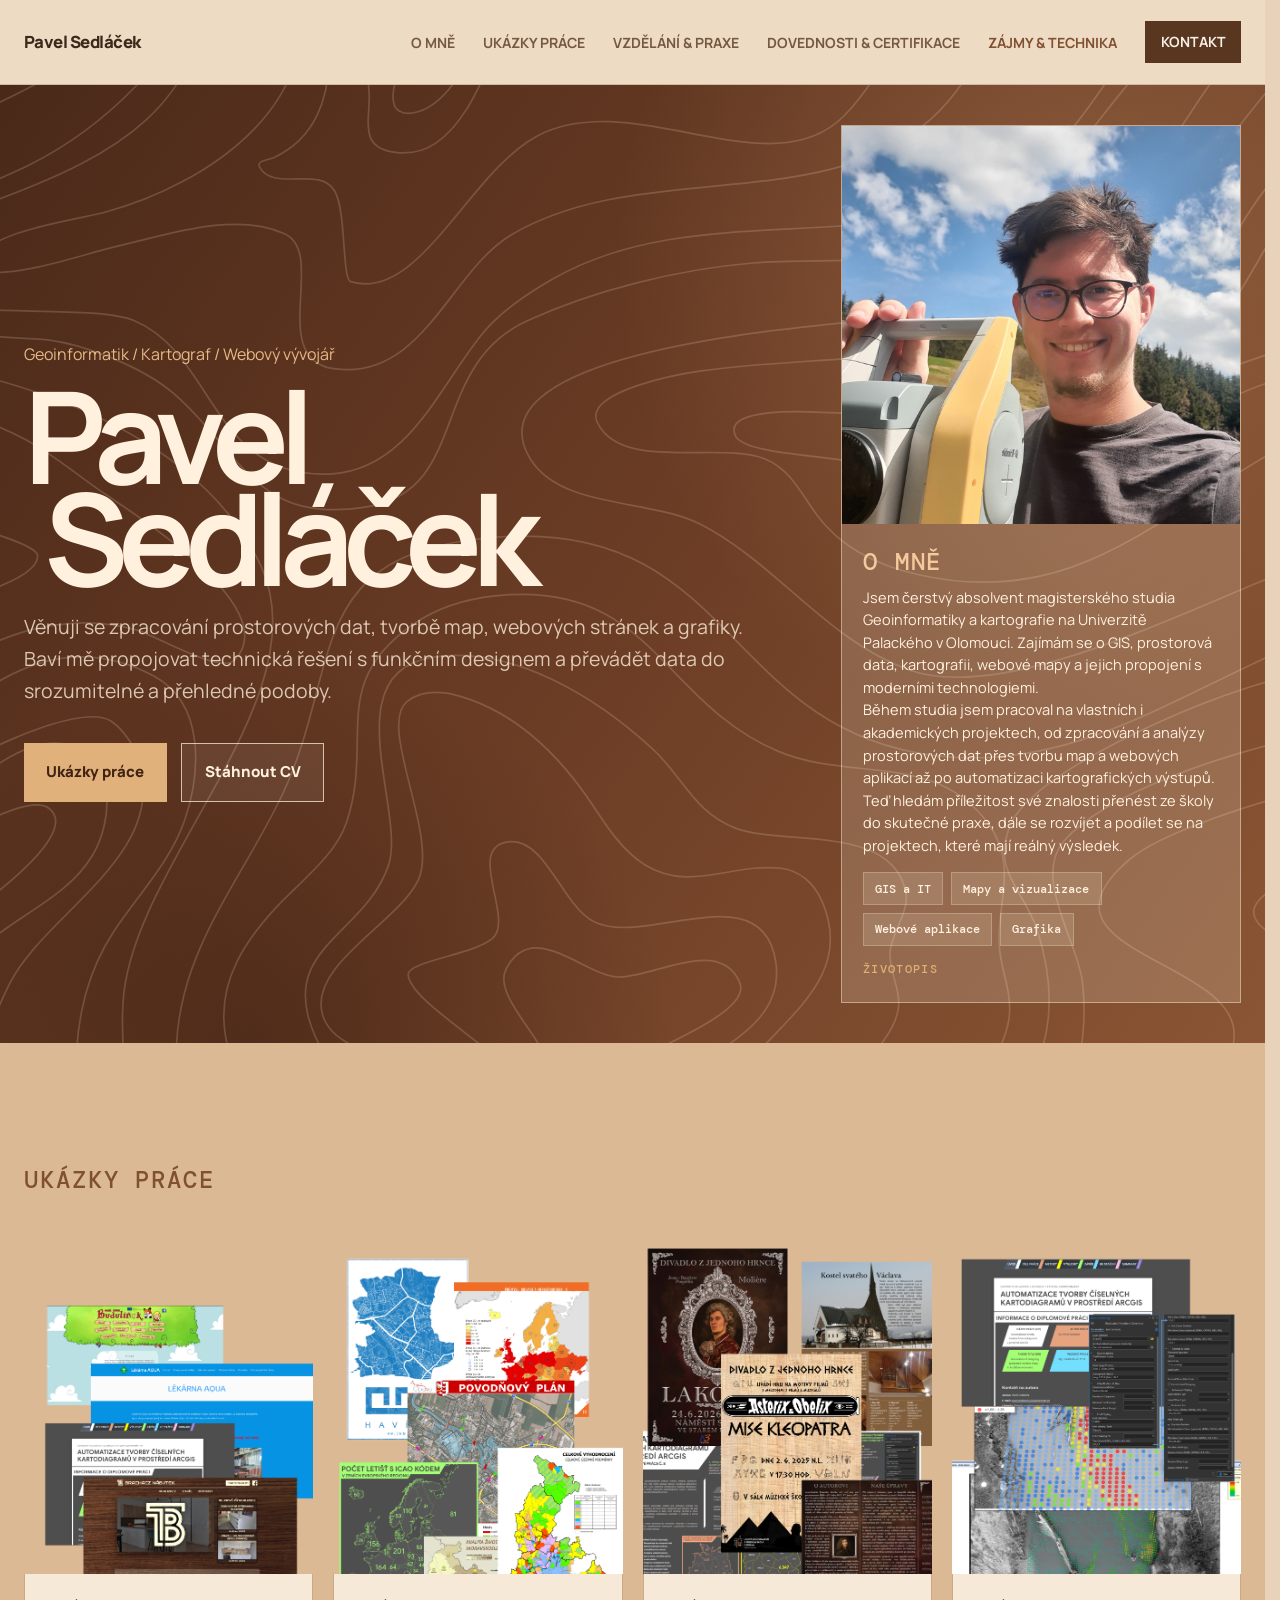
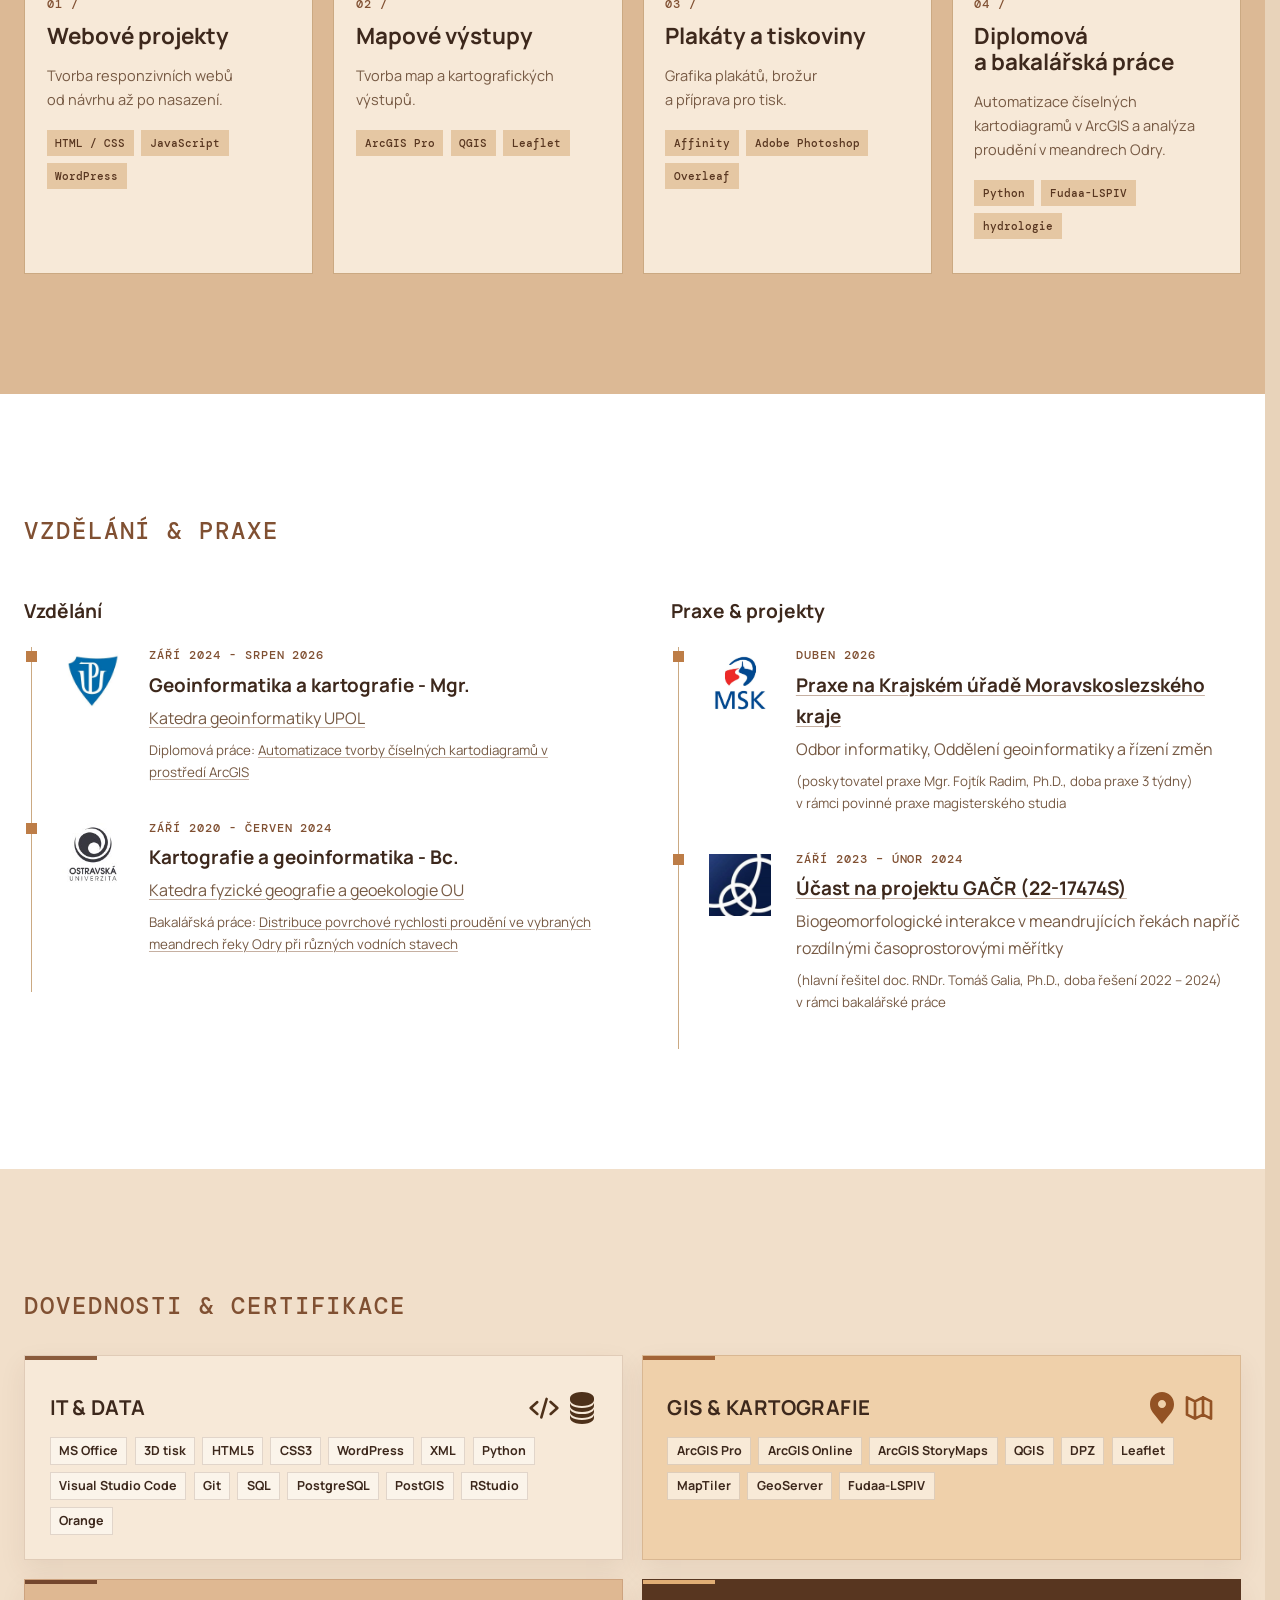
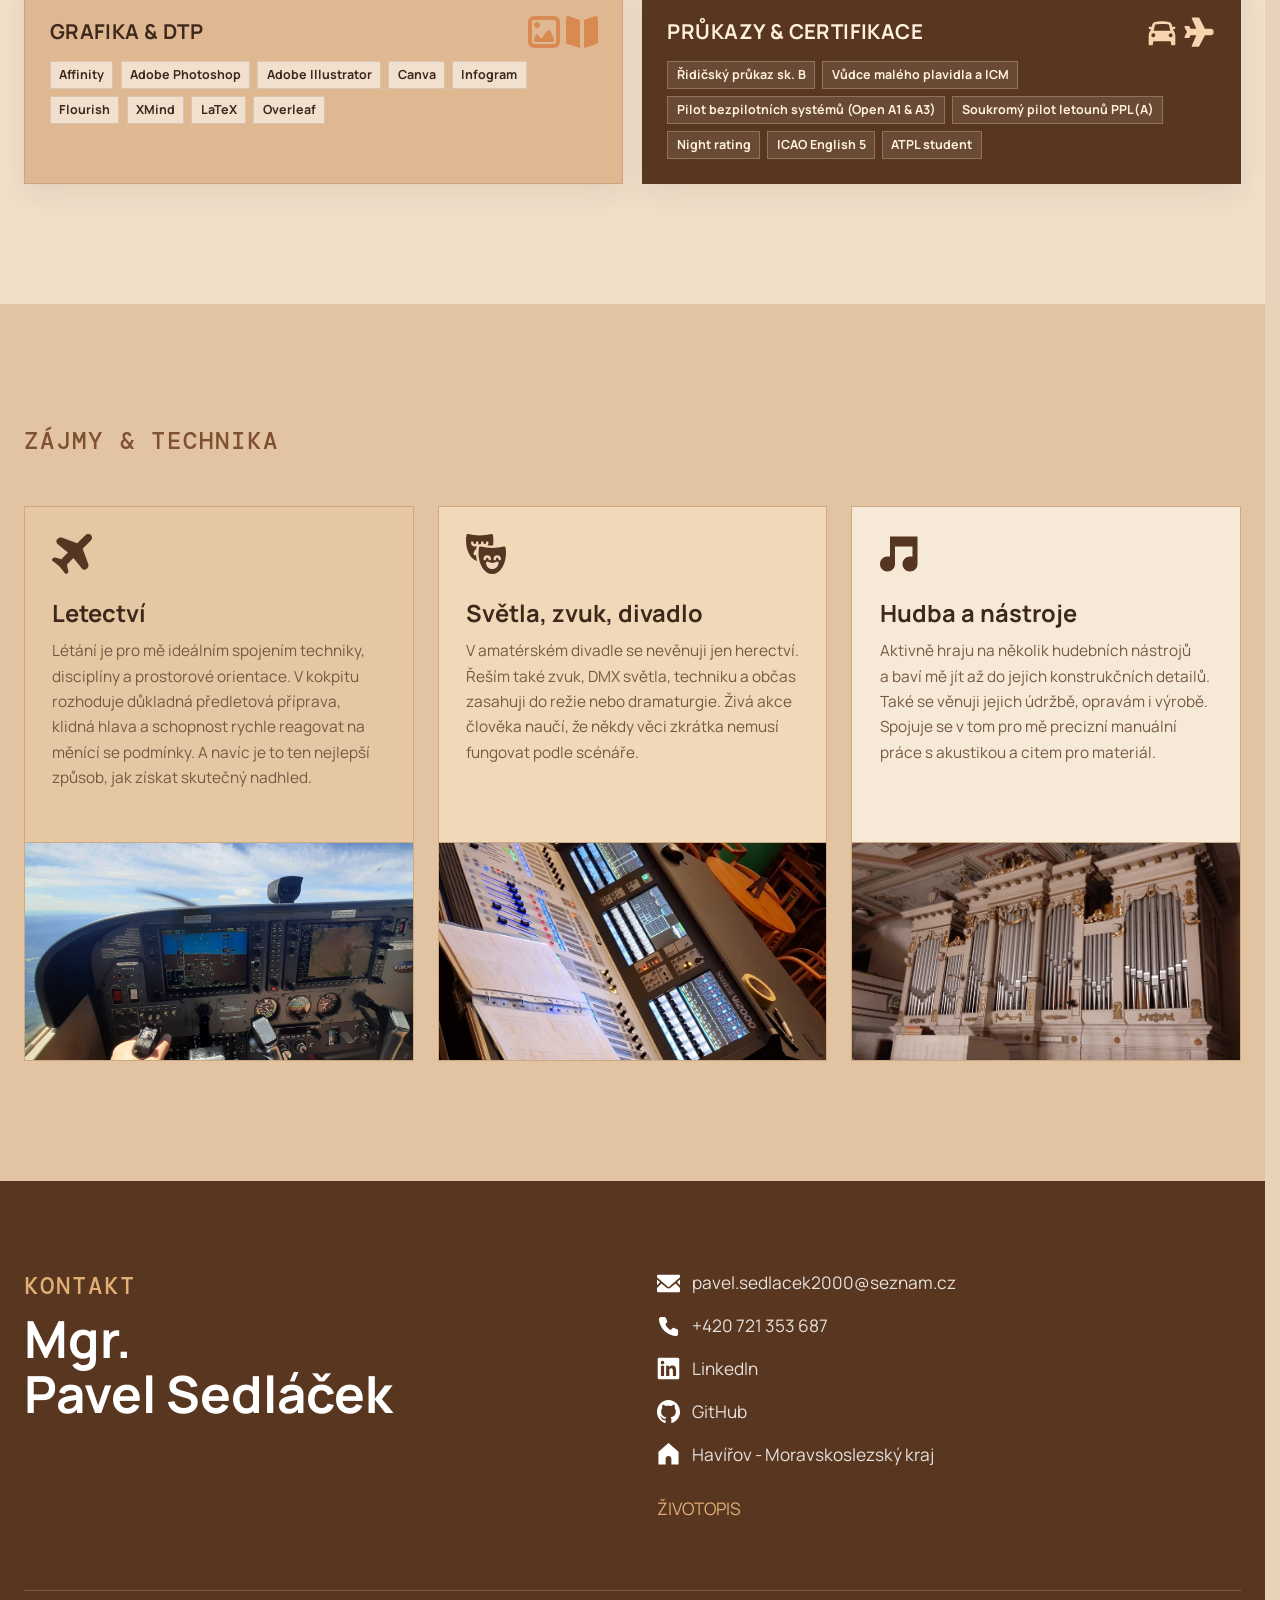
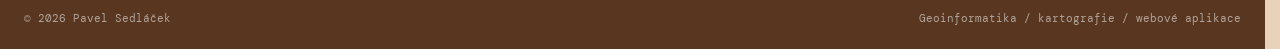
<file: index.html>
<!DOCTYPE html>
<html lang="cs">
  <head>
    <meta charset="UTF-8" />
    <meta name="viewport" content="width=device-width, initial-scale=1.0" />
    <meta name="description" content="Pavel Sedláček: geoinformatik, kartograf a vývojář prostorových řešení." />
    <title>Pavel Sedláček | Geoinformatik &amp; kartograf</title>
    <link rel="preconnect" href="https://fonts.googleapis.com" />
    <link rel="preconnect" href="https://fonts.gstatic.com" crossorigin />
    <link href="https://fonts.googleapis.com/css2?family=DM+Mono:wght@400;500&family=Manrope:wght@400;500;600;700;800&display=swap" rel="stylesheet" />
    <link rel="stylesheet" href="styles.css" />
  </head>
  <body>
    <header class="site-header">
      <div class="container nav-wrap">
        <a href="#top" class="brand" aria-label="Pavel Sedláček - domů">Pavel Sedláček</a>
        <button class="nav-toggle" type="button" aria-label="Otevřít navigaci" aria-expanded="false">
          <span></span><span></span><span></span>
        </button>
        <nav class="main-nav" aria-label="Hlavní navigace">
          <ul>
            <li><a href="#top">O MNĚ</a></li>
            <li><a href="#projects">UKÁZKY PRÁCE</a></li>
            <li><a href="#experience">VZDĚLÁNÍ & PRAXE</a></li>            
            <li><a href="#skills">DOVEDNOSTI & CERTIFIKACE</a></li>
            <li><a href="#interests">ZÁJMY & TECHNIKA</a></li>
          </ul>
          <a class="nav-contact" href="#contact">KONTAKT</a>
        </nav>
      </div>
    </header>

    <main id="top">
      <section class="hero">
        <svg class="hero-contour" viewBox="0 0 3840 2160" aria-hidden="true" preserveAspectRatio="xMidYMid slice">
<path fill="none" stroke-width="30" stroke-linecap="round" stroke-linejoin="round" stroke="rgb(74.21875%, 74.21875%, 74.21875%)" stroke-opacity="1" stroke-miterlimit="10" d="M -377.929688 17302.304688 C 113.75 16773.515625 405.546875 16075 1054.0625 15708.90625 C 2106.992188 15114.296875 3535.703125 15298.90625 4698.476562 15240.390625 C 7388.085938 15104.804688 11394.609375 14144.804688 12653.398438 11438.789062 C 13731.601562 9120.976562 10371.40625 6173.125 10225.898438 3752.460938 C 10170 2823.554688 10327.382812 2029.609375 10447.8125 1123.242188 C 10494.21875 774.453125 10500 319.609375 10621.289062 -14.335938 C 10757.382812 -389.296875 11283.28125 -545.078125 11633.28125 -573.085938 C 11759.492188 -583.164062 11888.90625 -579.375 12015.507812 -581.171875 C 12074.21875 -582.03125 12203.398438 -640.703125 12191.601562 -583.164062 C 11959.492188 555.898438 11193.398438 1499.140625 11164.609375 2704.023438 C 11120.507812 4549.492188 12266.484375 5807.890625 13017.1875 7369.296875 C 14116.992188 9657.03125 13326.601562 11662.5 16778.984375 11937.617188 C 20977.109375 12272.109375 20795.898438 8580.3125 24485 8096.367188 C 26781.484375 7795.117188 28537.304688 8991.09375 30546.71875 9898.945312 C 31370.195312 10271.09375 32278.085938 10505.78125 33168.515625 10642.890625 C 34254.414062 10810.117188 35354.296875 10870.3125 36452.1875 10857.382812 C 36994.492188 10851.015625 38071.289062 10551.992188 38526.71875 10596.484375 C 38830.898438 10626.289062 39137.1875 11308.203125 39154.414062 11572.5 C 39155.78125 11593.515625 39022.695312 11619.101562 39000.390625 11621.601562 C 38550.898438 11672.109375 38091.40625 11608.085938 37641.796875 11584.804688 C 37606.914062 11583.007812 37571.992188 11581.210938 37536.992188 11580 C 36856.796875 11557.890625 36174.6875 11728.59375 35502.890625 11817.617188 C 34286.914062 11978.789062 32933.710938 12061.914062 31744.21875 11713.007812 C 29840.78125 11154.6875 26016.09375 8910.429688 24080.117188 9598.828125 C 22631.289062 10113.90625 21740.117188 11482.1875 20402.890625 12167.382812 C 19514.882812 12622.304688 17947.304688 12434.296875 17403.203125 13317.382812 C 16211.914062 15250.898438 22548.203125 15647.890625 23013.789062 15730.117188 C 25552.890625 16178.398438 26597.617188 16370.507812 28297.5 18387.304688 C 28891.40625 19091.992188 29295.703125 19925.585938 29917.695312 20619.609375 C 30433.515625 21195.117188 31121.210938 21511.484375 31805 21841.289062 C 32122.5 21994.492188 32448.085938 22118.085938 32772.304688 22254.882812 C 32788.398438 22261.71875 32914.609375 22318.710938 32908.28125 22333.90625 C 32862.890625 22445 32406.71875 22497.8125 32348.085938 22507.382812 C 30400.585938 22823.984375 29622.695312 21730.78125 28382.1875 20434.882812 C 27415.390625 19425.117188 26663.085938 17996.992188 25397.8125 17310.898438 C 24166.015625 16642.890625 22661.015625 16881.796875 21326.992188 16771.40625 C 20031.914062 16664.21875 18528.398438 16296.992188 17339.882812 15747.695312 C 15607.890625 14947.109375 16338.007812 12797.1875 14563.28125 12481.796875 C 12568.203125 12127.1875 12329.296875 13411.71875 11131.09375 14458.710938 C 10799.101562 14748.90625 10395 14949.296875 9988.359375 15111.992188 C 9647.382812 15248.398438 9294.609375 15363.789062 8928.671875 15411.484375 C 8301.757812 15493.203125 5907.929688 15405 5930.351562 16289.101562 C 5963.632812 17599.414062 7615.898438 18020.585938 8554.648438 18488.515625 C 9260.078125 18840 9902.148438 19318.203125 10448.710938 19885.703125 C 11092.109375 20553.90625 11889.609375 21673.007812 11499.21875 22651.09375 C 11494.882812 22661.71875 11439.414062 22871.992188 11367.1875 22874.492188 C 9879.6875 22926.09375 10960.117188 21681.289062 9849.335938 20692.1875 C 9008.28125 19943.28125 7857.890625 19594.21875 6915.117188 18987.382812 C 6479.609375 18707.109375 5943.75 18361.09375 5658.007812 17912.890625 C 5434.6875 17562.617188 5404.296875 17176.015625 5032.890625 16926.40625 C 4038.007812 16257.695312 946.914062 16604.609375 125.195312 17460.117188 C -100.195312 17694.804688 -222.578125 17973.90625 -335.351562 18274.414062 " transform="matrix(0.1, 0, 0, -0.1, 0, 2160)" class="svg-elem-1"></path>
<path fill="none" stroke-width="30" stroke-linecap="round" stroke-linejoin="round" stroke="rgb(74.21875%, 74.21875%, 74.21875%)" stroke-opacity="1" stroke-miterlimit="10" d="M 9424.765625 22063.59375 C 9646.992188 20267.695312 7418.046875 19962.890625 6197.03125 19340.585938 C 5795.703125 19136.015625 5178.554688 18830.585938 4931.757812 18430.78125 C 4736.367188 18114.414062 4703.90625 17500.585938 4345.820312 17303.007812 C 3432.773438 16798.984375 267.65625 16933.984375 -263.515625 18029.414062 C -822.34375 19181.914062 1467.929688 17854.414062 1538.632812 17833.085938 C 1891.210938 17727.1875 2324.882812 17667.617188 2680.234375 17761.40625 C 3375.15625 17944.804688 3533.867188 19013.984375 3927.578125 19482.304688 C 4956.601562 20706.09375 6914.492188 20532.304688 7501.71875 22226.796875 " transform="matrix(0.1, 0, 0, -0.1, 0, 2160)" class="svg-elem-2"></path>
<path fill="none" stroke-width="30" stroke-linecap="round" stroke-linejoin="round" stroke="rgb(74.21875%, 74.21875%, 74.21875%)" stroke-opacity="1" stroke-miterlimit="10" d="M 7044.101562 22553.789062 C 6758.125 22074.101562 6523.867188 21597.1875 6073.398438 21245 C 5292.265625 20634.21875 4107.265625 20779.882812 3350.742188 20079.414062 C 2893.710938 19656.289062 2875.585938 18816.992188 2210.976562 18594.609375 C 2130.664062 18567.695312 88.515625 18850.703125 -72.5 19044.414062 C -176.328125 19169.414062 -187.03125 19276.015625 -188.085938 19438.203125 C -195.46875 20554.6875 1348.515625 19598.59375 1900.859375 19559.609375 C 1972.5 19554.492188 2050.703125 19534.296875 2116.289062 19563.59375 C 2631.875 19793.59375 2550.3125 20514.296875 3088.789062 20738.59375 C 3630.625 20964.414062 4135.3125 21078.789062 4324.6875 21698.710938 C 4332.617188 21724.804688 4219.492188 22728.984375 4201.679688 22756.601562 " transform="matrix(0.1, 0, 0, -0.1, 0, 2160)" class="svg-elem-3"></path>
<path fill="none" stroke-width="30" stroke-linecap="round" stroke-linejoin="round" stroke="rgb(74.21875%, 74.21875%, 74.21875%)" stroke-opacity="1" stroke-miterlimit="10" d="M 3902.539062 22275.3125 C 3713.359375 21820 3486.523438 21201.09375 3349.609375 21096.210938 C 2992.5 20822.695312 2570.15625 20884.882812 2186.132812 20705.390625 C 1835.625 20541.484375 1661.015625 20191.40625 1283.007812 20089.609375 C 1049.53125 20026.71875 776.601562 20151.289062 553.828125 20207.617188 C 52.617188 20334.21875 -488.789062 20352.109375 -464.023438 21048.710938 C -460.585938 21145.390625 -447.382812 21423.59375 -317.8125 21430.390625 C 182.929688 21456.796875 559.257812 20970.585938 1065.117188 21108.398438 C 1320.15625 21177.890625 1489.21875 21421.796875 1731.914062 21490.78125 C 2020.429688 21572.8125 2291.171875 21534.6875 2556.757812 21700.78125 " transform="matrix(0.1, 0, 0, -0.1, 0, 2160)" class="svg-elem-4"></path>
<path fill="none" stroke-width="30" stroke-linecap="round" stroke-linejoin="round" stroke="rgb(74.21875%, 74.21875%, 74.21875%)" stroke-opacity="1" stroke-miterlimit="10" d="M 11770.390625 21888.59375 C 11653.398438 19503.59375 10062.8125 18660.507812 8066.5625 17907.8125 C 7555.234375 17715 5782.1875 17300.507812 6184.726562 16395.78125 C 6508.359375 15668.398438 9578.554688 16107.617188 10426.40625 15754.296875 C 11838.90625 15165.703125 11781.015625 12963.085938 13871.484375 13051.914062 C 15247.8125 13110.390625 15803.007812 14606.210938 16561.210938 15529.6875 C 16891.484375 15931.914062 17366.289062 16244.101562 17813.007812 16497.8125 C 19446.71875 17425.703125 21349.6875 17290.390625 23149.6875 17445.78125 C 23793.59375 17501.40625 24440.117188 17697.617188 25056.796875 17881.601562 C 25418.984375 17989.609375 25818.007812 18098.007812 26125.507812 18328.710938 C 26872.1875 18888.789062 27387.304688 19722.890625 27907.695312 20480.585938 C 28274.804688 21015 28535.585938 21636.796875 28992.109375 22103.28125 C 29029.101562 22141.09375 29389.804688 22383.085938 29383.398438 22482.890625 C 29354.6875 22929.882812 27348.710938 22412.382812 27052.1875 22288.28125 C 25601.09375 21681.09375 25548.28125 20285.117188 24465.703125 19309.882812 C 22565.117188 17597.890625 19356.992188 18613.085938 17069.492188 17269.21875 C 15988.59375 16634.101562 15508.007812 14684.21875 13940.78125 14908.90625 C 12760.585938 15078.28125 13829.609375 16949.296875 13071.09375 17288.398438 C 12203.085938 17676.40625 11053.710938 17283.007812 10184.414062 17081.015625 C 9452.03125 16910.78125 8710.898438 16619.21875 7953.242188 16597.617188 C 7838.320312 16594.296875 7636.054688 16678.59375 7671.835938 16818.515625 C 7801.445312 17324.882812 9458.59375 17545.898438 9891.015625 17661.289062 C 11711.796875 18147.382812 14013.90625 19663.984375 13177.109375 21914.882812 " transform="matrix(0.1, 0, 0, -0.1, 0, 2160)" class="svg-elem-5"></path>
<path fill="none" stroke-width="30" stroke-linecap="round" stroke-linejoin="round" stroke="rgb(74.21875%, 74.21875%, 74.21875%)" stroke-opacity="1" stroke-miterlimit="10" d="M 13800.898438 21853.59375 C 13833.710938 21076.289062 14001.015625 20106.992188 13643.90625 19371.992188 C 13475.507812 19025.3125 13231.914062 18789.609375 12887.890625 18631.914062 C 12795.3125 18589.492188 12579.414062 18570.117188 12623.710938 18478.515625 C 12853.28125 18004.414062 13678.007812 18494.492188 13951.992188 18045.117188 C 14162.109375 17700.390625 14081.40625 16490.117188 14237.695312 16442.695312 C 15455 16073.085938 16324.414062 18386.601562 17534.492188 19015.585938 C 19231.71875 19897.890625 21641.484375 18049.21875 22938.085938 19370.507812 C 23456.601562 19898.984375 23833.203125 20668.398438 24222.695312 21286.289062 C 24463.515625 21668.398438 25060.703125 22619.492188 25047.1875 22640.507812 C 24946.914062 22796.210938 24566.289062 22794.296875 24408.789062 22791.40625 C 22648.59375 22759.414062 23544.882812 21361.484375 21975.117188 20587.617188 C 20305.78125 19764.609375 18546.210938 21750.78125 17578.28125 21418.710938 C 16766.601562 21140.117188 16632.382812 19492.109375 15744.414062 18888.90625 C 15533.398438 18745.585938 15280 18688.398438 15025.898438 18720 C 14418.085938 18795.507812 14556.601562 19198.28125 14564.296875 19683.007812 C 14566.992188 19852.695312 14514.101562 20056.210938 14576.914062 20220 C 14903.90625 21073.789062 16066.40625 21588.085938 16593.90625 22288.28125 " transform="matrix(0.1, 0, 0, -0.1, 0, 2160)" class="svg-elem-6"></path>
<path fill="none" stroke-width="30" stroke-linecap="round" stroke-linejoin="round" stroke="rgb(74.21875%, 74.21875%, 74.21875%)" stroke-opacity="1" stroke-miterlimit="10" d="M 17056.914062 21713.515625 C 16463.28125 21491.015625 14784.6875 20369.882812 15001.484375 19567.109375 C 15029.101562 19465.117188 15139.21875 19406.09375 15238.203125 19407.617188 C 16268.515625 19422.890625 16655.898438 21605.507812 17584.6875 21994.609375 C 19172.382812 22659.804688 20079.609375 20787.695312 20981.992188 20966.40625 C 21758.203125 21120.195312 21977.890625 22002.890625 22689.101562 22291.015625 " transform="matrix(0.1, 0, 0, -0.1, 0, 2160)" class="svg-elem-7"></path>
<path fill="none" stroke-width="30" stroke-linecap="round" stroke-linejoin="round" stroke="rgb(74.21875%, 74.21875%, 74.21875%)" stroke-opacity="1" stroke-miterlimit="10" d="M 34001.484375 21888.59375 C 30878.984375 21763.203125 29824.296875 18486.601562 27768.28125 16671.601562 C 25716.914062 14860.703125 22915.390625 15214.609375 20414.414062 14869.882812 C 20085.3125 14824.492188 18316.71875 14514.414062 18583.984375 13959.414062 C 19005.3125 13084.804688 20756.015625 13633.984375 21531.210938 13322.382812 C 21993.984375 13136.289062 22172.617188 12708.710938 22455.585938 12327.1875 C 22893.085938 11737.617188 23545.585938 11434.6875 24246.289062 11277.304688 C 26791.015625 10705.585938 28196.914062 12063.710938 30208.203125 13273.710938 C 30644.609375 13536.289062 31147.890625 13852.382812 31664.414062 13927.1875 C 33618.710938 14210.3125 35213.203125 12712.8125 37054.414062 12372.695312 C 37360.117188 12316.289062 38705.507812 12286.015625 38733.398438 12363.007812 C 38778.007812 12486.484375 38956.40625 13414.414062 38886.601562 13489.6875 C 38751.992188 13635.117188 38306.914062 13449.882812 38148.007812 13403.085938 C 37218.984375 13129.296875 36070.3125 13111.289062 35165.898438 13480.898438 C 33901.289062 13997.695312 32568.085938 15010.898438 31128.085938 14828.203125 C 28895.585938 14544.804688 27446.71875 12226.71875 25107.5 12227.5 C 24005.507812 12227.890625 24014.101562 12941.992188 23179.609375 13239.609375 C 22774.492188 13383.984375 21164.6875 13382.8125 21013.398438 13734.6875 C 20786.015625 14263.515625 22456.601562 14141.914062 22553.90625 14137.382812 C 24264.296875 14058.59375 26238.398438 14118.085938 27807.617188 14887.5 C 29193.515625 15567.109375 29515.195312 17034.609375 30422.695312 18157.1875 C 32328.90625 20515.117188 33673.710938 21385.585938 36838.984375 21675.3125 " transform="matrix(0.1, 0, 0, -0.1, 0, 2160)" class="svg-elem-8"></path>
<path fill="none" stroke-width="30" stroke-linecap="round" stroke-linejoin="round" stroke="rgb(74.21875%, 74.21875%, 74.21875%)" stroke-opacity="1" stroke-miterlimit="10" d="M 38898.90625 20894.492188 L 38902.8125 21853.59375 C 36405.898438 21151.09375 33432.304688 20623.28125 31509.296875 18707.695312 C 30559.804688 17761.796875 30014.414062 16025.390625 29140 15333.984375 C 27878.28125 14336.210938 26434.609375 14218.59375 24923.59375 13859.296875 C 24694.804688 13804.882812 23576.289062 13674.804688 23944.804688 13179.609375 C 24364.492188 12615.507812 25410.3125 13046.601562 25884.101562 13272.8125 C 27703.984375 14141.71875 29479.609375 14928.59375 31426.484375 15472.890625 C 32318.398438 15722.304688 33113.203125 15948.59375 34012.109375 15629.492188 C 34578.789062 15428.398438 35338.515625 14834.492188 35822.304688 14499.6875 C 36756.210938 13853.59375 37870.585938 14423.90625 38872.695312 14577.8125 L 38877.304688 15681.484375 C 37912.617188 15399.609375 36716.914062 15083.398438 36168.515625 15323.398438 C 35524.101562 15605.507812 36387.617188 16791.210938 34703.007812 16915.195312 C 34058.984375 16962.695312 31800.117188 16524.6875 31658.203125 17331.914062 C 31492.695312 18273.007812 32607.1875 18785.195312 33308.90625 19062.1875 C 35108.28125 19772.5 36973.90625 20577.382812 38898.90625 20894.492188 Z M 38898.90625 20894.492188 " transform="matrix(0.1, 0, 0, -0.1, 0, 2160)" class="svg-elem-9"></path>
<path fill="none" stroke-width="30" stroke-linecap="round" stroke-linejoin="round" stroke="rgb(74.21875%, 74.21875%, 74.21875%)" stroke-opacity="1" stroke-miterlimit="10" d="M 38692.8125 19858.007812 C 38245.585938 19760.898438 33170 18691.09375 33489.492188 17877.890625 C 33859.296875 16936.40625 35537.617188 17664.492188 36216.992188 17462.8125 C 37293.59375 17143.203125 36202.382812 15839.414062 37327.695312 15847.617188 C 37613.90625 15849.609375 37902.5 15913.085938 38179.414062 15978.28125 C 38402.695312 16030.898438 38894.882812 16066.484375 39061.796875 16269.21875 C 39996.289062 17404.609375 37671.71875 16654.492188 37583.90625 16743.398438 C 37304.296875 17026.40625 37937.890625 17568.59375 37885 17898.710938 C 37817.695312 18318.398438 37303.398438 18248.710938 37018.28125 18374.296875 C 37000.703125 18382.109375 36995.703125 18403.90625 37000.195312 18423.28125 C 37115 18919.804688 37630.390625 19032.695312 38071.71875 19105.898438 C 38389.296875 19158.59375 38532.5 19145.3125 38838.28125 19195.195312 " transform="matrix(0.1, 0, 0, -0.1, 0, 2160)" class="svg-elem-10"></path>
<path fill="none" stroke-width="30" stroke-linecap="round" stroke-linejoin="round" stroke="rgb(74.21875%, 74.21875%, 74.21875%)" stroke-opacity="1" stroke-miterlimit="10" d="M 38692.8125 9810.273438 C 35347.5 10411.992188 31565 10098.90625 28459.609375 8669.804688 C 27727.617188 8332.929688 26126.601562 7564.21875 25846.992188 6830 C 25539.609375 6022.96875 26111.992188 5714.414062 26337.5 5012.148438 C 26583.007812 4247.578125 26643.90625 3432.890625 26339.101562 2677.578125 C 25835.3125 1429.140625 24759.21875 802.226562 23779.804688 -30.820312 C 23755.390625 -51.5625 23279.6875 -409.570312 23282.8125 -416.875 C 23306.015625 -472.148438 23626.484375 -507.695312 23679.882812 -515.46875 C 25059.296875 -715.898438 26325.3125 839.492188 26826.210938 1970.546875 C 27118.59375 2630.703125 27208.710938 3352.109375 27138.28125 4070.039062 C 27068.203125 4784.882812 26240.898438 5941.601562 26807.617188 6585.9375 C 28287.890625 8269.023438 35015.703125 9501.054688 37004.101562 8697.421875 C 37724.414062 8406.328125 38129.21875 7776.210938 38534.21875 7151.875 " transform="matrix(0.1, 0, 0, -0.1, 0, 2160)" class="svg-elem-11"></path>
<path fill="none" stroke-width="30" stroke-linecap="round" stroke-linejoin="round" stroke="rgb(74.21875%, 74.21875%, 74.21875%)" stroke-opacity="1" stroke-miterlimit="10" d="M 26614.492188 -797.65625 C 27198.789062 690.585938 29764.804688 1490.3125 29807.1875 3159.375 C 29841.40625 4505.039062 26056.40625 4633.476562 27961.015625 6259.179688 C 29017.617188 7161.09375 34353.085938 8474.609375 35797.890625 7979.960938 C 36640.117188 7691.679688 37237.109375 7088.515625 37817.382812 6447.226562 C 38275 5941.523438 38708.398438 5373.203125 38634.296875 4663.671875 C 38625.585938 4579.609375 38569.296875 3986.367188 38477.890625 3962.617188 C 38372.1875 3935.15625 37008.007812 5533.789062 36623.984375 5817.695312 C 35328.085938 6775.703125 34008.398438 6790.117188 32487.890625 6461.679688 C 32141.71875 6386.875 31802.5 6285.820312 31464.21875 6181.328125 C 31106.484375 6070.820312 30787.5 5927.539062 30471.210938 5727.539062 C 28981.210938 4785.234375 33237.890625 4436.328125 32270.390625 3005.703125 C 31771.289062 2267.734375 28387.109375 382.148438 28466.015625 -204.296875 C 28527.109375 -658.164062 29117.5 -633.085938 29682.382812 -499.609375 " transform="matrix(0.1, 0, 0, -0.1, 0, 2160)" class="svg-elem-12"></path>
<path fill="none" stroke-width="30" stroke-linecap="round" stroke-linejoin="round" stroke="rgb(74.21875%, 74.21875%, 74.21875%)" stroke-opacity="1" stroke-miterlimit="10" d="M 29682.382812 -499.609375 C 30139.882812 -391.484375 30580.78125 -212.265625 30710 -158.867188 C 31512.109375 172.617188 33515.390625 2031.875 34017.695312 2726.523438 C 35053.28125 4158.75 31806.210938 4384.492188 32497.304688 5174.53125 C 32722.8125 5432.265625 33057.695312 5585.976562 33385.195312 5661.835938 C 33880.195312 5776.5625 34562.109375 5872.304688 35056.289062 5740.742188 C 35880 5521.445312 37025.390625 4332.421875 37441.992188 3576.328125 C 37653.007812 3193.359375 37743.398438 2766.835938 37840.3125 2345.078125 C 37938.984375 1915.703125 38501.914062 -337.890625 38261.40625 -439.765625 C 38125.78125 -497.1875 37054.21875 -889.726562 36872.304688 -755.507812 C 36731.40625 -651.601562 36636.289062 -459.53125 36610.585938 -288.984375 C 36561.40625 37.734375 36682.695312 380.429688 36701.289062 708.90625 C 36744.296875 1470.195312 36711.210938 2326.71875 36511.601562 3064.140625 C 36320.3125 3771.132812 35843.90625 4331.71875 35113.007812 4473.046875 C 35059.609375 4483.359375 34916.914062 4538.125 34885.507812 4494.960938 C 34510 3978.476562 36031.015625 2616.445312 34741.601562 1366.484375 C 34203.28125 844.570312 33383.515625 487.578125 32993.398438 -158.007812 " transform="matrix(0.1, 0, 0, -0.1, 0, 2160)" class="svg-elem-13"></path>
<path fill="none" stroke-width="30" stroke-linecap="round" stroke-linejoin="round" stroke="rgb(74.21875%, 74.21875%, 74.21875%)" stroke-opacity="1" stroke-miterlimit="10" d="M 33966.484375 -517.578125 C 34758.515625 81.679688 35246.601562 597.578125 35491.09375 1565.742188 C 35570.585938 1880.3125 35620.898438 2283.59375 35860.195312 2527.382812 C 35915.78125 2583.984375 36011.40625 2400.703125 36020.195312 2379.335938 C 36121.015625 2133.359375 36003.085938 1725.585938 35926.601562 1464.726562 C 35723.515625 771.796875 35495.585938 -53.828125 35058.710938 -636.5625 " transform="matrix(0.1, 0, 0, -0.1, 0, 2160)" class="svg-elem-14"></path>
<path fill="none" stroke-width="30" stroke-linecap="round" stroke-linejoin="round" stroke="rgb(74.21875%, 74.21875%, 74.21875%)" stroke-opacity="1" stroke-miterlimit="10" d="M 13976.015625 -377.539062 C 13586.09375 75.078125 13309.296875 594.6875 12986.71875 1095.429688 C 11814.609375 2914.882812 11512.8125 3984.609375 13055.3125 5550.742188 C 13444.414062 5945.820312 13972.109375 6359.492188 14159.609375 6903.828125 C 14660.703125 8358.085938 13820.117188 9354.921875 15346.71875 10410.390625 C 15757.617188 10694.492188 16289.492188 10853.90625 16781.015625 10906.289062 C 19537.8125 11200.195312 19695.703125 9029.257812 21784.101562 8159.726562 C 23071.796875 7623.59375 24570.117188 8172.460938 25494.6875 6860.976562 C 25985.703125 6164.492188 25634.6875 5505.390625 25665.3125 4767.734375 C 25683.398438 4332.03125 25889.609375 3951.992188 25844.609375 3507.03125 C 25812.109375 3186.71875 25663.398438 2881.5625 25495.78125 2611.054688 C 24976.992188 1773.75 24041.914062 1230.3125 23299.609375 622.5 C 22470.3125 -56.601562 21748.515625 -1525.976562 20601.71875 -400 C 20166.71875 27.070312 21333.085938 1032.460938 21606.40625 1306.445312 C 22157.890625 1859.53125 23751.601562 2733.90625 23887.109375 3626.015625 C 23939.882812 3973.007812 23716.992188 4291.054688 23742.109375 4630.15625 C 23766.09375 4955.273438 24086.914062 5354.023438 24022.617188 5680.664062 C 23784.414062 6890 21878.203125 6497.421875 21026.992188 6808.320312 C 20295.507812 7075.46875 20090.507812 7717.890625 19552.8125 8211.210938 C 18574.609375 9108.710938 17095.390625 10037.304688 15688.59375 9823.945312 C 13932.8125 9557.65625 15218.007812 7092.578125 14904.804688 6159.804688 C 14480.898438 4897.421875 12909.882812 4708.554688 13616.71875 3131.015625 C 13862.382812 2582.734375 14423.203125 2189.375 14801.914062 1742.617188 C 15319.492188 1131.835938 15895.78125 272.539062 16037.890625 -524.101562 " transform="matrix(0.1, 0, 0, -0.1, 0, 2160)" class="svg-elem-15"></path>
<path fill="none" stroke-width="30" stroke-linecap="round" stroke-linejoin="round" stroke="rgb(74.21875%, 74.21875%, 74.21875%)" stroke-opacity="1" stroke-miterlimit="10" d="M 16881.796875 -587.617188 C 16723.59375 411.445312 16523.90625 1732.03125 15690.195312 2423.945312 C 15169.882812 2855.664062 13874.804688 2789.804688 13725.507812 3590.546875 C 13566.992188 4440.820312 15085.585938 5162.34375 15429.6875 5900.507812 C 15791.796875 6677.460938 14697.382812 8629.140625 15233.203125 9045.859375 C 15503.085938 9255.78125 15891.71875 9219.140625 16199.296875 9125.664062 C 17201.796875 8821.054688 17964.609375 8035.3125 18529.101562 7176.953125 C 18768.59375 6812.734375 19035.703125 6410.742188 19412.695312 6171.132812 C 20202.890625 5668.867188 20981.992188 6206.171875 21820.117188 6104.648438 C 22158.085938 6063.710938 22407.8125 5831.132812 22540.3125 5529.609375 C 23251.796875 3910.390625 21276.601562 3224.804688 20796.015625 1932.96875 C 20520.117188 1191.328125 19797.890625 144.53125 19943.398438 -636.5625 C 19951.210938 -677.890625 20615.585938 -484.21875 20579.804688 -517.460938 C 19658.710938 -1373.046875 19013.710938 903.359375 19469.414062 1783.164062 C 20006.09375 2819.0625 21938.59375 3063.476562 21728.085938 4456.757812 C 21491.601562 6021.484375 19413.28125 4710.234375 18527.109375 5160.703125 C 17972.304688 5442.695312 17674.296875 6611.015625 17056.40625 6572.578125 C 16258.398438 6522.929688 17060.703125 5330.859375 16781.601562 4919.804688 C 16566.210938 4602.617188 15239.492188 4474.257812 15250.195312 4233.90625 C 15271.40625 3755.546875 16799.804688 2950.390625 17175.507812 2353.710938 C 17578.28125 1713.789062 17775.3125 936.679688 17751.015625 182.578125 C 17740.390625 -146.484375 17648.90625 -511.992188 17712.304688 -840.3125 " transform="matrix(0.1, 0, 0, -0.1, 0, 2160)" class="svg-elem-16"></path>
<path fill="none" stroke-width="30" stroke-linecap="round" stroke-linejoin="round" stroke="rgb(74.21875%, 74.21875%, 74.21875%)" stroke-opacity="1" stroke-miterlimit="10" d="M 19157.382812 -622.617188 C 18230.703125 508.554688 18104.492188 1948.671875 19401.914062 2787.109375 C 19744.414062 3008.476562 21113.710938 3528.359375 21113.28125 4000.546875 C 21113.203125 4046.40625 21091.914062 4097.109375 21072.1875 4137.148438 C 20698.710938 4896.71875 19531.992188 4162.578125 18947.109375 4188.046875 C 18349.296875 4214.101562 17432.695312 5239.882812 16970.585938 4316.015625 C 16769.296875 3913.59375 17475.898438 3234.570312 17615.195312 2874.335938 C 18068.789062 1700.859375 18334.804688 303.59375 18164.21875 -941.601562 " transform="matrix(0.1, 0, 0, -0.1, 0, 2160)" class="svg-elem-17"></path>
<path fill="none" stroke-width="30" stroke-linecap="round" stroke-linejoin="round" stroke="rgb(74.21875%, 74.21875%, 74.21875%)" stroke-opacity="1" stroke-miterlimit="10" d="M 10089.882812 -797.65625 C 9436.679688 984.765625 8933.164062 3276.757812 10064.492188 4994.84375 C 10475 5618.320312 11057.304688 6218.125 11304.882812 6932.304688 C 11592.5 7761.953125 11683.984375 9001.210938 10766.914062 9491.875 C 7879.84375 11036.484375 5793.75 6873.242188 4007.96875 5560.507812 C 3567.265625 5236.523438 3031.796875 4897.382812 2504.609375 4731.640625 C 2151.367188 4620.585938 1791.015625 4498.046875 1430.039062 4415.585938 C 772.1875 4265.351562 -471.171875 4262.382812 -318.203125 3296.015625 C -300.429688 3183.710938 -303.007812 2857.890625 -223.359375 2760.078125 C 33.515625 2444.492188 2020.976562 3357.304688 2458.90625 3548.242188 C 3735.234375 4104.765625 4719.0625 4953.789062 5584.765625 6021.601562 C 6236.09375 6825.039062 6764.0625 7534.882812 7667.578125 8083.046875 C 8080.585938 8333.59375 9576.835938 9002.851562 10023.710938 8691.171875 C 10270.3125 8519.140625 10443.085938 8219.296875 10521.992188 7934.765625 C 10971.914062 6313.671875 8851.171875 5305.507812 8233.554688 4082.890625 C 7326.210938 2286.757812 7767.539062 1606.757812 8634.023438 -40.742188 " transform="matrix(0.1, 0, 0, -0.1, 0, 2160)" class="svg-elem-18"></path>
<path fill="none" stroke-width="30" stroke-linecap="round" stroke-linejoin="round" stroke="rgb(74.21875%, 74.21875%, 74.21875%)" stroke-opacity="1" stroke-miterlimit="10" d="M 8199.414062 -587.617188 C 7844.0625 182.695312 7043.398438 2612.382812 7113.789062 3438.515625 C 7142.65625 3777.460938 7271.484375 4144.765625 7479.648438 4417.070312 C 8086.445312 5210.703125 9174.570312 5470.234375 9690.351562 6339.335938 C 10049.414062 6944.21875 10100.117188 8004.21875 9327.96875 8262.304688 C 8517.148438 8533.28125 7560.664062 7603.398438 7042.1875 7114.492188 C 5539.882812 5697.890625 4366.40625 3925.859375 2626.367188 2770 C 1999.570312 2353.632812 1229.21875 2126.953125 513.4375 1917.5 C 276.914062 1848.28125 -156.445312 1907.109375 -346.835938 1750.976562 C -721.171875 1444.0625 -761.796875 -71.5625 -396.132812 -431.796875 C 237.304688 -1055.898438 1683.945312 352.617188 2120.78125 765.820312 C 3412.96875 1988.007812 4416.71875 3508.867188 5511.210938 4904.257812 C 5913.125 5416.640625 6251.328125 5930.507812 6784.648438 6328.671875 C 7098.398438 6562.96875 8526.601562 7441.875 8911.445312 7167.265625 C 9618.046875 6663.046875 7154.375 5056.054688 6829.21875 4798.164062 C 6584.21875 4603.828125 6371.875 4383.085938 6213.789062 4111.523438 C 5289.296875 2523.28125 6557.460938 564.179688 7457.34375 -636.5625 " transform="matrix(0.1, 0, 0, -0.1, 0, 2160)" class="svg-elem-19"></path>
<path fill="none" stroke-width="30" stroke-linecap="round" stroke-linejoin="round" stroke="rgb(74.21875%, 74.21875%, 74.21875%)" stroke-opacity="1" stroke-miterlimit="10" d="M 2002.695312 -307.539062 C 2472.070312 204.101562 3018.007812 639.023438 3472.734375 1165.15625 C 3912.1875 1673.554688 4229.335938 2248.789062 4625.664062 2784.179688 C 4705.625 2892.1875 4851.914062 3086.953125 4995.273438 3110.976562 C 5482.890625 3192.65625 5419.570312 1377.070312 5454.765625 1125.039062 C 5522.226562 641.757812 6423.828125 29.21875 6166.5625 -362.5 C 6067.851562 -512.773438 5815.078125 -606.757812 5655.351562 -659.53125 C 4686.796875 -979.414062 5096.054688 545.703125 4348.28125 526.445312 C 3910.46875 515.195312 3626.171875 -386.523438 3454.726562 -654.023438 " transform="matrix(0.1, 0, 0, -0.1, 0, 2160)" class="svg-elem-20"></path>
<path fill="none" stroke-width="30" stroke-linecap="round" stroke-linejoin="round" stroke="rgb(74.21875%, 74.21875%, 74.21875%)" stroke-opacity="1" stroke-miterlimit="10" d="M -693.046875 4873.90625 C 3992.421875 4547.421875 4326.5625 8035.46875 7557.265625 9877.226562 C 8436.679688 10378.59375 9509.296875 10588.007812 10487.5 10297.109375 C 10776.601562 10211.09375 11948.28125 9521.09375 12192.304688 9775.390625 C 13066.015625 10685.703125 10438.59375 12339.804688 9915.390625 12694.609375 C 9435.859375 13019.882812 9011.367188 13390.703125 8495.625 13665.507812 C 6391.875 14786.601562 4046.015625 14187.109375 1790.976562 14534.21875 C 1265.46875 14615.117188 785.625 14738.515625 293.75 14944.609375 C 132.539062 15012.1875 -94.6875 15193.789062 -264.84375 15227.1875 C -305.898438 15235.3125 -722.070312 14431.71875 -204.726562 13972.8125 C 426.953125 13412.5 1484.453125 13214.6875 2269.296875 12988.90625 C 3919.609375 12514.101562 5674.570312 12760.898438 7315.078125 12196.210938 C 7462.109375 12145.585938 8700.46875 11825.78125 8718.671875 11615.898438 C 8766.132812 11069.21875 6413.75 10608.789062 6053.945312 10496.09375 C 5602.34375 10354.609375 5148.125 10168.007812 4745.859375 9917.617188 C 4193.828125 9574.023438 3910.390625 9029.335938 3507.734375 8541.328125 C 2573.828125 7409.414062 1322.1875 6487.34375 -202.96875 6512.421875 " transform="matrix(0.1, 0, 0, -0.1, 0, 2160)" class="svg-elem-21"></path>
<path fill="none" stroke-width="30" stroke-linecap="round" stroke-linejoin="round" stroke="rgb(74.21875%, 74.21875%, 74.21875%)" stroke-opacity="1" stroke-miterlimit="10" d="M -377.929688 7149.53125 C 1784.453125 7196.328125 2050.351562 7798.203125 3343.125 9383.398438 C 3621.09375 9724.179688 3876.601562 10060.898438 4247.5 10307.109375 C 5065.15625 10849.804688 6069.335938 10997.890625 6969.023438 11370 C 7043.242188 11400.703125 7298.359375 11486.484375 7228.90625 11588.398438 C 6650.078125 12436.914062 3731.328125 11844.414062 2807.890625 11881.210938 C 1717.851562 11924.492188 855.9375 12210.3125 -158.984375 12570.3125 C -178.710938 12577.304688 -259.84375 12613.59375 -280.351562 12602.382812 C -363.632812 12556.796875 -426.875 12473.28125 -463.398438 12388.203125 C -1307.265625 10422.1875 3013.515625 11450 3262.773438 10874.101562 C 3294.453125 10800.898438 3286.640625 10725 3275.9375 10647.8125 C 3171.757812 9896.835938 1945.46875 9795.9375 1405.429688 9527.773438 C 1119.453125 9385.78125 942.226562 9140 722.8125 8918.515625 C 583.554688 8778.007812 -274.882812 8174.335938 -468.828125 8384.21875 " transform="matrix(0.1, 0, 0, -0.1, 0, 2160)" class="svg-elem-22"></path>
<path fill="none" stroke-width="30" stroke-linecap="round" stroke-linejoin="round" stroke="rgb(74.21875%, 74.21875%, 74.21875%)" stroke-opacity="1" stroke-miterlimit="10" d="M -848.828125 8264.21875 C -1116.523438 8553.90625 -624.414062 8932.617188 -351.289062 9163.789062 C 404.882812 9803.789062 2395.15625 10232.8125 977.421875 10524.414062 C 763.554688 10568.398438 538.828125 10547.1875 322.226562 10546.601562 C -9.296875 10545.78125 -273.867188 10640.3125 -593.085938 10690.390625 " transform="matrix(0.1, 0, 0, -0.1, 0, 2160)" class="svg-elem-23"></path>
</svg>

        <div class="container hero-grid">
          <div class="hero-copy">
            <p class="eyebrow">Geoinformatik / Kartograf / Webový vývojář</p>
            <h1>Pavel<br /><span class="hero-last-name">Sedláček</span></h1>
            <p class="hero-lead">
              Věnuji se zpracování prostorových dat, tvorbě map, webových stránek a grafiky. Baví mě propojovat technická řešení s funkčním designem a převádět data do srozumitelné a přehledné podoby.
            </p>
            <div class="hero-actions">
              <a class="button button-primary" href="#projects">Ukázky práce</a>
              <a class="button button-secondary" href="media/Pavel Sedláček CV.pdf" download>Stáhnout CV</a>
            </div>
          </div>

          <aside class="hero-profile" aria-label="Profil Pavla Sedláčka">
            <img src="media/profilovka.jpg" alt="Pavel Sedláček při práci s geodetickým přístrojem" />
            <div>
              <h3 class="eyebrow">O mně</h3>
              <p>
                Jsem čerstvý absolvent magisterského studia Geoinformatiky a kartografie na Univerzitě Palackého v Olomouci. Zajímám se o GIS, prostorová data, kartografii, webové mapy a jejich propojení s moderními technologiemi.
                <br>Během studia jsem pracoval na vlastních i akademických projektech, od zpracování a analýzy prostorových dat přes tvorbu map a webových aplikací až po automatizaci kartografických výstupů.
                <br>Teď hledám příležitost své znalosti přenést ze školy do skutečné praxe, dále se rozvíjet a podílet se na projektech, které mají reálný výsledek.
              </p>
              <div class="about-facts">
                <span>GIS a IT</span><span>Mapy a vizualizace</span><span>Webové aplikace</span><span>Grafika</span>
              </div>
              <a class="cv-link about-download" href="media/Sedláček životopis.pdf" download>ŽIVOTOPIS</a>
            </div>
          </aside>
        </div>
      </section>

      <section id="projects" class="section projects">
        <div class="container">
          <div class="section-heading"><h3 class="eyebrow">Ukázky práce</h3></div>
          <div class="project-grid">
            <article class="project-card">
              <a href="pages/weby.html" class="project-image project-image-wide">
                <img src="media/ukazky/png/weby.png" alt="Ukázka webové stránky" />
              </a>
              <div class="project-body">
                <p class="project-number">01 /</p>
                <a class="project-title" href="pages/weby.html"><h3>Webové projekty</h3></a>
                <p>Tvorba responzivních webů <br>od návrhu až po nasazení.</p>
                <div class="tag-list"><span>HTML / CSS</span><span>JavaScript</span><span>WordPress</span></div>
              </div>
            </article>

            <article class="project-card">
              <a href="pages/mapy.html" class="project-image">
                <img src="media/ukazky/png/mapy.png" alt="Kartografický návrh mapy Havířova" />
              </a>
              <div class="project-body">
                <p class="project-number">02 /</p>
                <a class="project-title" href="pages/mapy.html"><h3>Mapové výstupy</h3></a>
                <p>Tvorba map a kartografických výstupů.</p>
                <div class="tag-list"><span>ArcGIS Pro</span><span>QGIS</span><span>Leaflet</span></div>
              </div>
            </article>

            <article class="project-card">
              <a href="pages/design.html" class="project-image">
                <img src="media/ukazky/png/plakaty.png" alt="Poster diplomové práce o automatizaci kartodiagramů" />
              </a>
              <div class="project-body">
                <p class="project-number">03 /</p>
                <a class="project-title" href="pages/design.html"><h3>Plakáty a tiskoviny</h3></a>
                <p>Grafika plakátů, brožur <br>a příprava pro tisk.</p>
                <div class="tag-list"><span>Affinity</span><span>Adobe Photoshop</span><span>Overleaf</span></div>
              </div>
            </article>

            <article class="project-card">
              <a href="pages/VS-prace.html" class="project-image poster-preview">
                <img src="media/ukazky/png/vs_prace.png" alt="ikona_VS_prace" />
              </a>
              <div class="project-body">
                <p class="project-number">04 /</p>
                <a class="project-title" href="pages/VS-prace.html"><h3>Diplomová <br>a bakalářská práce</h3></a>
                <p>Automatizace číselných kartodiagramů v ArcGIS a analýza proudění v meandrech Odry.</p>
                <div class="tag-list"><span>Python</span><span>Fudaa-LSPIV</span><span>hydrologie</span></div>
              </div>
            </article>
          </div>
        </div>
      </section>

      <section id="experience" class="section experience">
        <div class="container">
          <div class="section-heading"><h3 class="eyebrow">Vzdělání &amp; praxe</h3></div>
          <div class="timeline-grid">
            <div class="timeline-column">
              <h3>Vzdělání</h3>
              <article class="timeline-item school-item">
                <a href="https://www.upol.cz/" target="_blank" rel="noreferrer"><img src="media/ikony/UPOL logo.jpg" alt="Logo Univerzity Palackého" /></a>
                <div><p class="timeline-date">září 2024 - srpen 2026</p><h4>Geoinformatika a kartografie - Mgr.</h4><p><a href="https://www.geoinformatics.upol.cz/" target="_blank" rel="noreferrer">Katedra geoinformatiky UPOL</a></p><small>Diplomová práce: <a href="https://www.geoinformatics.upol.cz/dprace/magisterske/sedlacek26/" target="_blank" rel="noreferrer">Automatizace tvorby číselných kartodiagramů v prostředí ArcGIS</a></small></div>
              </article>
              <article class="timeline-item school-item">
                <a href="https://www.osu.cz/" target="_blank" rel="noreferrer"><img src="media/ikony/OSU logo.jpg" alt="Logo Ostravské univerzity" /></a>
                <div><p class="timeline-date">září 2020 - červen 2024</p><h4>Kartografie a geoinformatika - Bc.</h4><p><a href="https://kfg.osu.cz/" target="_blank" rel="noreferrer">Katedra fyzické geografie a geoekologie OU</a></p><small>Bakalářská práce: <a href="https://portal.osu.cz/wps/portal/!ut/p/z1/[base64]/dz/d5/L0lDU0lKSWdrbUNTUS9JUFJBQUlpQ2dBek15cXpHWUEhIS80SkNpam9NTHRCamRSUFlWREc5eC9aN182MEdJMDJPME84RU0zMFFFVjRTVUdKMjAxMS8wL3NhLnNwZl9BY3Rpb25MaXN0ZW5lcg!!/?PC_Z7_60GI02O0O8EM30QEV4SUGJ2011000000_spf_strutsAction=!2fthesisDetail.do!3flist%3D8!26id%3D60915#Z7_60GI02O0O8EM30QEV4SUGJ2011" target="_blank" rel="noreferrer">Distribuce povrchové rychlosti proudění ve vybraných meandrech řeky Odry při různých vodních stavech</a></small></div>
              </article>
            </div>
            <div class="timeline-column">
              <h3>Praxe &amp; projekty</h3>
              <article class="timeline-item school-item">
                <img src="media/ikony/msk logo.jpg" alt="Logo Moravskoslezského kraje" />
                <div><p class="timeline-date">duben 2026</p><h4><a href="https://www.msk.cz/" target="_blank" rel="noreferrer">Praxe na Krajském úřadě Moravskoslezského kraje</a></h4><p>Odbor informatiky, Oddělení geoinformatiky a řízení změn</p><small>(poskytovatel praxe Mgr. Fojtík Radim, Ph.D., doba praxe 3 týdny) <br>v rámci povinné praxe magisterského studia</small></div>
              </article>
              <article class="timeline-item school-item"></small>
                <img src="media/ikony/gačr logo.jpeg" alt="Logo Grantové agentury České republiky" />
                <div><p class="timeline-date">září 2023 – únor 2024</p><h4><a href="https://gacr.cz/" target="_blank" rel="noreferrer">Účast na projektu GAČR (22-17474S)</a></h4><p>Biogeomorfologické interakce v meandrujících řekách napříč rozdílnými časoprostorovými měřítky</p><small>(hlavní řešitel doc. RNDr. Tomáš Galia, Ph.D., doba řešení 2022 – 2024) v rámci bakalářské práce</small></div>
              </article>
            </div>
          </div>
        </div>
      </section>

      <section id="skills" class="section skills">
        <div class="container">
          <div class="section-heading"><h3 class="eyebrow">Dovednosti &amp; certifikace</h3></div>
          <div class="skill-grid">
            <article class="skill-block">
              <div class="skill-heading"><h3>IT &amp; DATA</h3><div class="skill-icons" aria-label="Počítač a data"><img src="media/ikony/IT.svg" alt="Počítač" /><img src="media/ikony/DATA2.svg" alt="Data" /></div></div>
              <div class="skill-tags"><span>MS Office</span><span>3D tisk</span><span>HTML5</span><span>CSS3</span><span>WordPress</span><span>XML</span><span>Python</span><span>Visual Studio Code</span><span>Git</span><span>SQL</span><span>PostgreSQL</span><span>PostGIS</span><span>RStudio</span><span>Orange</span></div>
            </article>
            <article class="skill-block">
              <div class="skill-heading"><h3>GIS &amp; KARTOGRAFIE</h3><div class="skill-icons" aria-label="GIS a mapa"><img src="media/ikony/GIS.svg" alt="GIS" /><img src="media/ikony/MAPA.svg" alt="Mapa" /></div></div>
              <div class="skill-tags"><span>ArcGIS Pro</span><span>ArcGIS Online</span><span>ArcGIS StoryMaps</span><span>QGIS</span><span>DPZ</span><span>Leaflet</span><span>MapTiler</span><span>GeoServer</span><span>Fudaa-LSPIV</span></div>
            </article>
            <article class="skill-block">
              <div class="skill-heading"><h3>GRAFIKA &amp; DTP</h3><div class="skill-icons" aria-label="Grafika a DTP"><img src="media/ikony/image.svg" alt="Grafika" /><img src="media/ikony/DTP.svg" alt="DTP" /></div></div>
              <div class="skill-tags"><span>Affinity</span><span>Adobe Photoshop</span><span>Adobe Illustrator</span><span>Canva</span><span>Infogram</span><span>Flourish</span><span>XMind</span><span>LaTeX</span><span>Overleaf</span></div>
            </article>
            <article class="skill-block certificate-block">
              <div class="skill-heading"><h3>PRŮKAZY &amp; CERTIFIKACE</h3><div class="skill-icons" aria-label="Řidičský a pilotní průkaz"><img src="media/ikony/AUTO.svg" alt="Řidičský průkaz" /><img src="media/ikony/LETADLO.svg" alt="Pilotní průkaz" /></div></div>
              <div class="skill-tags"><span>Řidičský průkaz sk. B</span><span>Vůdce malého plavidla a ICM</span><span>Pilot bezpilotních systémů (Open A1 &amp; A3)</span><span>Soukromý pilot letounů PPL(A)</span><span>Night rating</span><span>ICAO English 5</span><span>ATPL student</span></div>
            </article>
          </div>
        </div>
      </section>

      <section id="interests" class="section interests">
        <div class="container">
          <div class="section-heading"><h3 class="eyebrow">Zájmy &amp; technika</h3></div>
          <div class="interest-grid">
            <article class="interest-card">
              <div class="interest-card-content">
                <img class="interest-icon" src="media/ikony/airplane-svgrepo-com.svg" alt="" />
                <h3>Letectví</h3>
                <p>Létání je pro mě ideálním spojením techniky, disciplíny a prostorové orientace. V kokpitu rozhoduje důkladná předletová příprava, klidná hlava a schopnost rychle reagovat na měnící se podmínky. A navíc je to ten nejlepší způsob, jak získat skutečný nadhled.</p>
              </div>
              <img class="interest-image" src="media/ukazky/jpg/letectvi.jpg" alt="Dočasný ilustrační obrázek pro letectví" />
            </article>
            <article class="interest-card">
              <div class="interest-card-content">
                <img class="interest-icon" src="media/ikony/DIVADLO.svg" alt="" />
                <h3>Světla, zvuk, divadlo</h3>
                <p>V amatérském divadle se nevěnuji jen herectví. Řeším také zvuk, DMX světla, techniku a občas zasahuji do režie nebo dramaturgie. Živá akce člověka naučí, že někdy věci zkrátka nemusí fungovat podle scénáře.</p>
              </div>
              <img class="interest-image" src="media/ukazky/jpg/audio.jpg" alt="Dočasný ilustrační obrázek pro divadelní techniku" />
            </article>
            <article class="interest-card">
              <div class="interest-card-content">
                <img class="interest-icon" src="media/ikony/HUDBA.svg" alt="" />
                <h3>Hudba a nástroje</h3>
                <p>Aktivně hraju na několik hudebních nástrojů <br>a baví mě jít až do jejich konstrukčních detailů. Také se věnuji jejich údržbě, opravám i výrobě. Spojuje se v tom pro mě precizní manuální práce s akustikou a citem pro materiál.</p>
              </div>
              <img class="interest-image" src="media/ukazky/jpg/varhany.jpg" alt="Dočasný ilustrační obrázek pro dílnu a akustiku" />
            </article>
          </div>
        </div>
      </section>
    </main>

    <footer id="contact" class="site-footer">
      <div class="container footer-grid">
        <div><h3 class="eyebrow">Kontakt</h3><h2>Mgr. <br />Pavel Sedláček</h2></div>
        <address class="contact-list">
          <a href="mailto:pavel.sedlacek2000@seznam.cz"><img src="media/ikony/email.svg" alt="" />pavel.sedlacek2000@seznam.cz</a>
          <a href="tel:+420721353687"><img src="media/ikony/telefon.svg" alt="" />+420 721 353 687</a>
          <a href="https://www.linkedin.com/in/pavelsedlacek-1142000cz" target="_blank" rel="noreferrer"><img src="media/ikony/linkedin.svg" alt="" />LinkedIn</a>
          <a href="https://github.com/TheodalCZ" target="_blank" rel="noreferrer"><img src="media/ikony/github.svg" alt="" />GitHub</a>
          <span><img src="media/ikony/domek.svg" alt="" />Havířov - Moravskoslezský kraj</span>
          <a class="cv-link" href="media/Sedláček životopis.pdf" download>ŽIVOTOPIS</a>
        </address>
      </div>
      <div class="container footer-bottom">
        <span>© 2026 Pavel Sedláček</span>
        <span>Geoinformatika / kartografie / webové aplikace</span>
      </div>
    </footer>
    <script src="script.js"></script>
  </body>
</html>
</file>
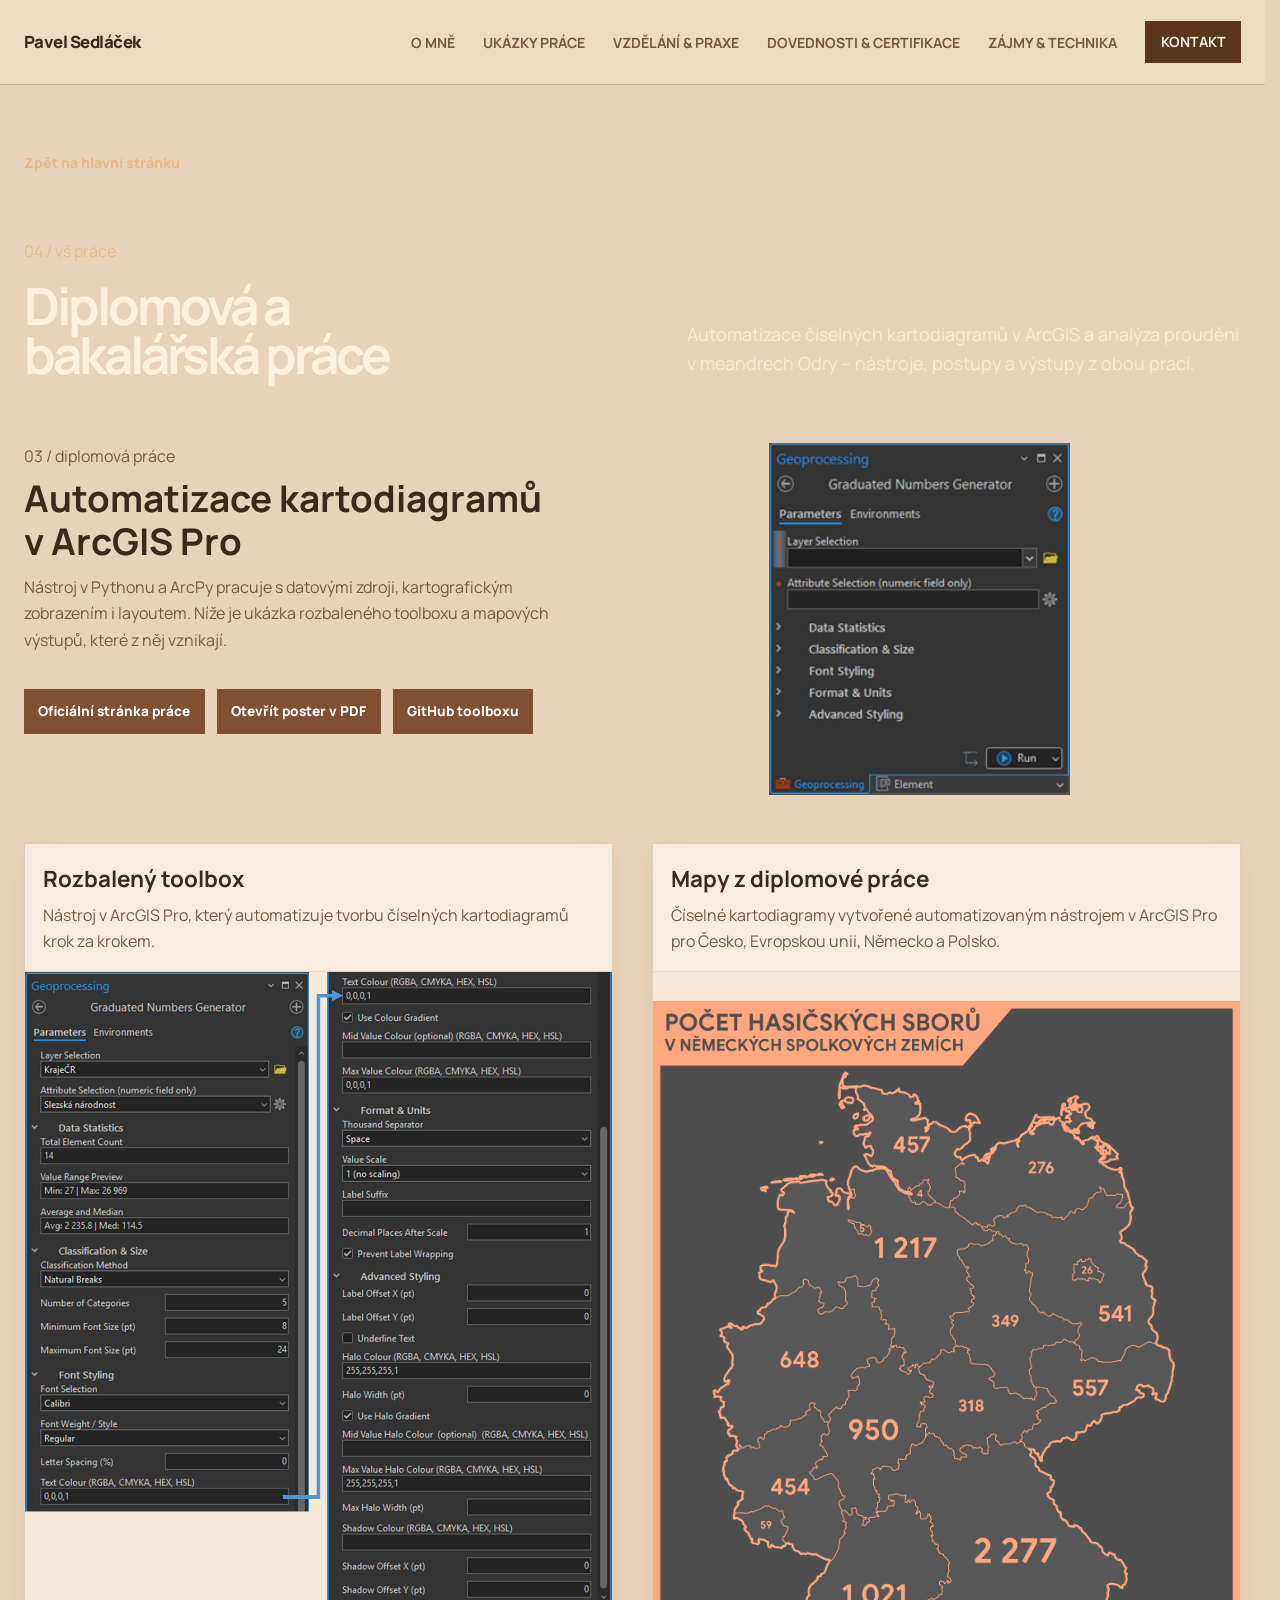
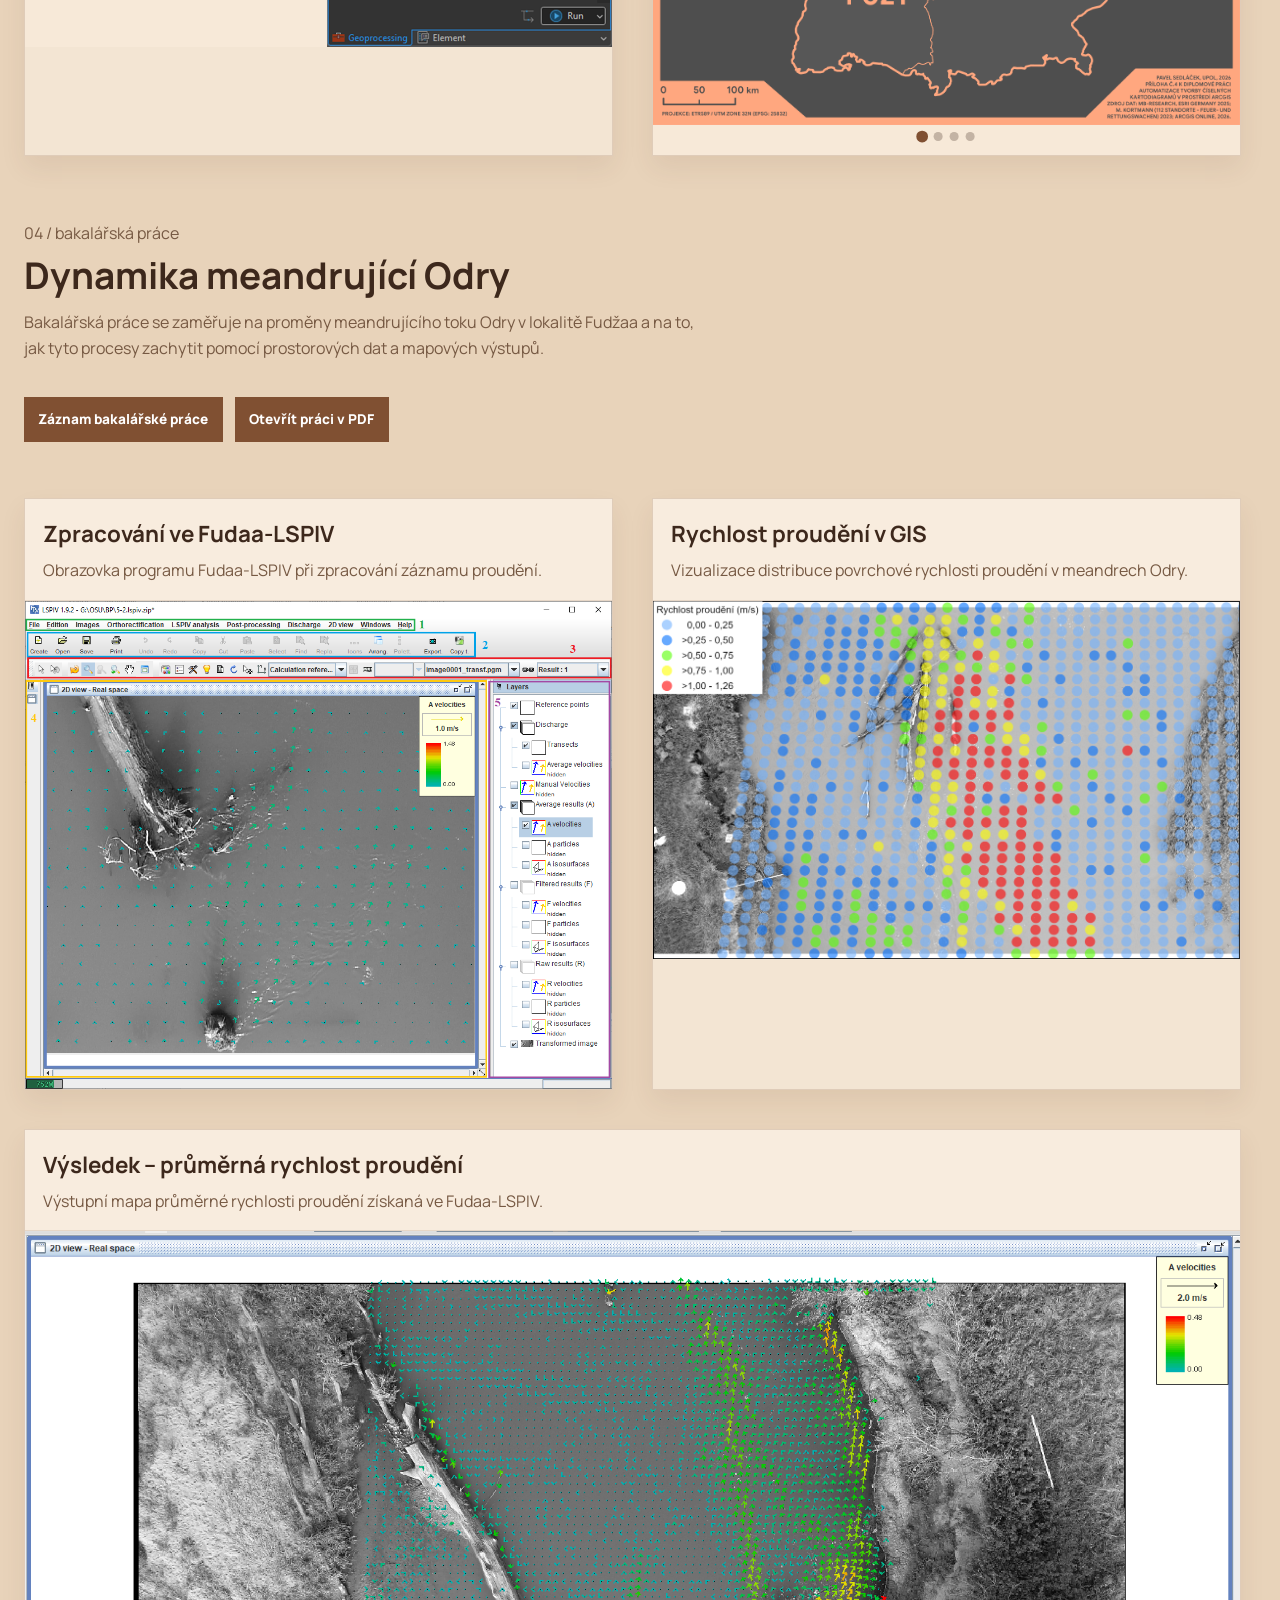
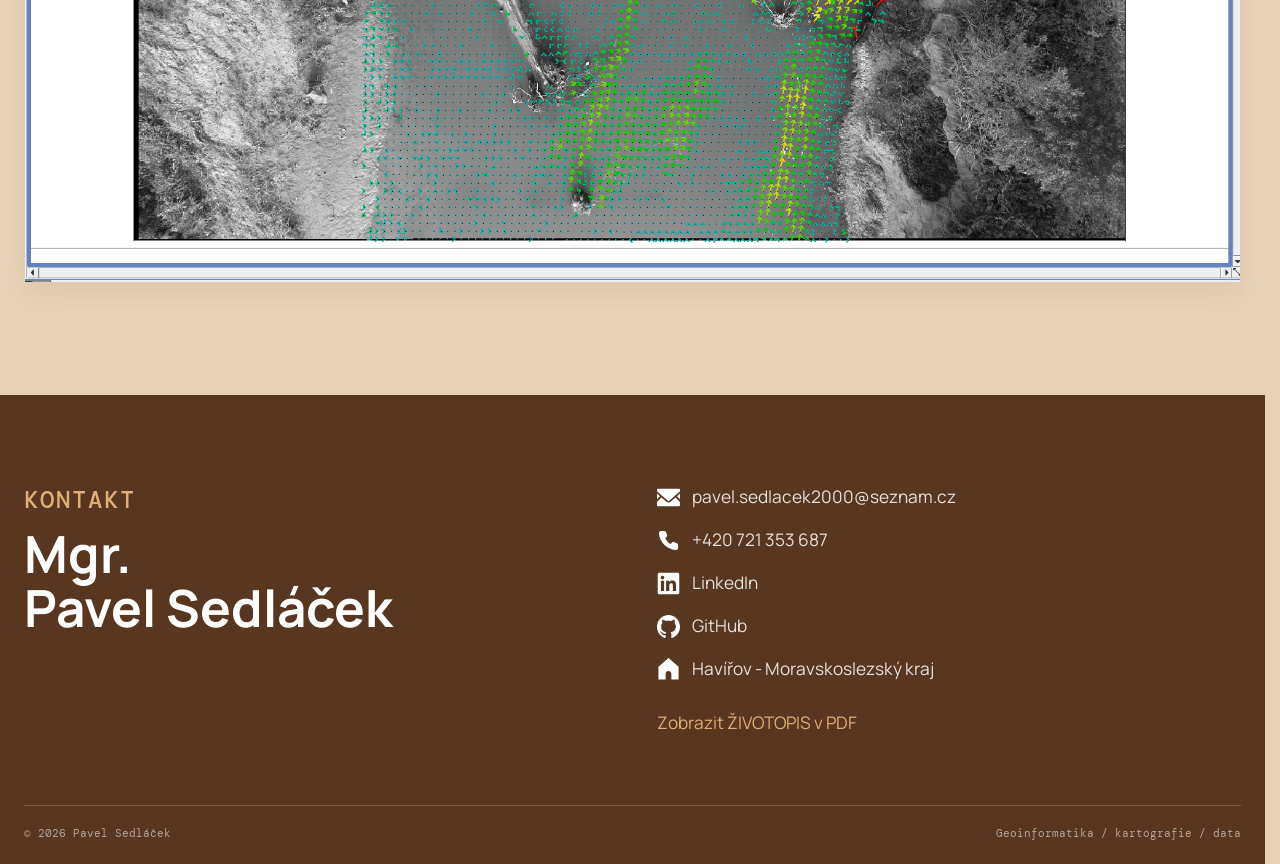
<file: VS-prace.html>
<!DOCTYPE html>
<html lang="cs">
  <head>
    <meta charset="UTF-8" /><meta name="viewport" content="width=device-width, initial-scale=1.0" />
    <meta name="description" content="Diplomová a bakalářská práce Pavla Sedláčka." /><title>Diplomová a bakalářská práce | Pavel Sedláček</title>
    <link rel="preconnect" href="https://fonts.googleapis.com" /><link rel="preconnect" href="https://fonts.gstatic.com" crossorigin />
    <link href="https://fonts.googleapis.com/css2?family=DM+Mono:wght@400;500&family=Manrope:wght@400;500;600;700;800&display=swap" rel="stylesheet" /><link rel="stylesheet" href="styles.css" />
  </head>
  <body>
    <header class="site-header">
      <div class="container nav-wrap">
        <a href="index.html#top" class="brand" aria-label="Pavel Sedláček - domů">Pavel Sedláček</a>
        <button class="nav-toggle" type="button" aria-label="Otevřít navigaci" aria-expanded="false">
          <span></span><span></span><span></span>
        </button>
        <nav class="main-nav" aria-label="Hlavní navigace">
          <ul>
            <li><a href="index.html#top">O MNĚ</a></li>
            <li><a href="index.html#projects">UKÁZKY PRÁCE</a></li>
            <li><a href="index.html#experience">VZDĚLÁNÍ &amp; PRAXE</a></li>
            <li><a href="index.html#skills">DOVEDNOSTI &amp; CERTIFIKACE</a></li>
            <li><a href="index.html#interests">ZÁJMY &amp; TECHNIKA</a></li>
          </ul>
          <a class="nav-contact" href="#contact">KONTAKT</a>
        </nav>
      </div>
    </header>

    <main id="top" class="detail-main"><div class="container">
      <a class="back-link" href="index.html#projects">Zpět na hlavní stránku</a>
      <header class="detail-hero"><div><p class="eyebrow">04 / vš práce</p><h1>Diplomová a bakalářská práce</h1></div><p class="detail-intro">Automatizace číselných kartodiagramů v ArcGIS a analýza proudění v meandrech Odry – nástroje, postupy a výstupy z obou prací.</p></header>

      <div class="detail-subhead detail-subhead--with-preview">
        <div>
          <p class="eyebrow">03 / diplomová práce</p>
          <h2>Automatizace kartodiagramů v ArcGIS Pro</h2>
          <p>Nástroj v Pythonu a ArcPy pracuje s datovými zdroji, kartografickým zobrazením i layoutem. Níže je ukázka rozbaleného toolboxu a mapových výstupů, které z něj vznikají.</p>
          <div class="detail-subhead-links">
            <a class="detail-file" href="https://www.geoinformatics.upol.cz/dprace/magisterske/sedlacek26/" target="_blank" rel="noreferrer">Oficiální stránka práce</a>
            <a class="detail-file" href="media/ukazky/pdf/DP_poster.pdf" target="_blank" rel="noreferrer">Otevřít poster v PDF</a>
            <a class="detail-file" href="https://github.com/TheodalCZ/Graduated-Numbers-Generator" target="_blank" rel="noreferrer">GitHub toolboxu</a>
          </div>
        </div>
        <img src="media/ukazky/png/slozeny_toolbox.png" alt="Sestavený toolbox v ArcGIS Pro" />
      </div>
      <section class="detail-grid" aria-label="Ukázky z diplomové práce">
        <article class="detail-card"><div class="detail-card-content"><h2>Rozbalený toolbox</h2><p>Nástroj v ArcGIS Pro, který automatizuje tvorbu číselných kartodiagramů krok za krokem.</p></div><a class="detail-card-media detail-card-media--full" href="media/ukazky/png/toolbox_expanded.png" target="_blank" rel="noreferrer"><img src="media/ukazky/png/toolbox_expanded.png" alt="Rozbalený toolbox v ArcGIS Pro" /></a></article>
        <article class="detail-card"><div class="detail-card-content"><h2>Mapy z diplomové práce</h2><p>Číselné kartodiagramy vytvořené automatizovaným nástrojem v ArcGIS Pro pro Česko, Evropskou unii, Německo a Polsko.</p></div><div class="detail-card-media detail-card-media--full carousel" data-carousel>
          <div class="carousel-track">
            <img src="media/ukazky/png/DP_mapy/DE.png" alt="Kartodiagram – Německo" />
            <img src="media/ukazky/png/DP_mapy/EU.png" alt="Kartodiagram – Evropská unie" />
            <img src="media/ukazky/png/DP_mapy/PL.png" alt="Kartodiagram – Polsko" />
            <img src="media/ukazky/png/DP_mapy/ČR.png" alt="Kartodiagram – Česko" />
          </div>
          <div class="carousel-dots" role="tablist" aria-label="Náhledy map z diplomové práce"></div>
          <button class="carousel-arrow carousel-arrow--prev" type="button" aria-label="Předchozí snímek">‹</button>
          <button class="carousel-arrow carousel-arrow--next" type="button" aria-label="Další snímek">›</button>
        </div></article>
      </section>

      <div class="detail-subhead">
        <p class="eyebrow">04 / bakalářská práce</p>
        <h2>Dynamika meandrující Odry</h2>
        <p>Bakalářská práce se zaměřuje na proměny meandrujícího toku Odry v lokalitě Fudžaa a na to, jak tyto procesy zachytit pomocí prostorových dat a mapových výstupů.</p>
        <div class="detail-subhead-links">
          <a class="detail-file" href="https://portal.osu.cz/wps/portal/!ut/p/z1/[base64]/dz/d5/L0lDU0lKSWdrbUNTUS9JUFJBQUlpQ2dBek15cXpHWUEhIS80SkNpam9NTHRCamRSUFlWREc5eC9aN182MEdJMDJPME84RU0zMFFFVjRTVUdKMjAxMS8wL3NhLnNwZl9BY3Rpb25MaXN0ZW5lcg!!/?PC_Z7_60GI02O0O8EM30QEV4SUGJ2011000000_spf_strutsAction=!2fthesisDetail.do!3flist%3D8!26id%3D60915#Z7_60GI02O0O8EM30QEV4SUGJ2011" target="_blank" rel="noreferrer">Záznam bakalářské práce</a>
          <a class="detail-file" href="media/Sedlacek_BP.pdf" target="_blank" rel="noreferrer">Otevřít práci v PDF</a>
        </div>
      </div>
      <section class="detail-grid" aria-label="Ukázky z bakalářské práce">
        <article class="detail-card"><div class="detail-card-content"><h2>Zpracování ve Fudaa-LSPIV</h2><p>Obrazovka programu Fudaa-LSPIV při zpracování záznamu proudění.</p></div><a class="detail-card-media detail-card-media--full" href="media/ukazky/png/screen fudaa obrazovka komplet1.png" target="_blank" rel="noreferrer"><img src="media/ukazky/png/screen fudaa obrazovka komplet1.png" alt="Obrazovka programu Fudaa-LSPIV" /></a></article>
        <article class="detail-card"><div class="detail-card-content"><h2>Rychlost proudění v GIS</h2><p>Vizualizace distribuce povrchové rychlosti proudění v meandrech Odry.</p></div><a class="detail-card-media detail-card-media--full" href="media/ukazky/png/rychlost_proudeni_v_gis.png" target="_blank" rel="noreferrer"><img src="media/ukazky/png/rychlost_proudeni_v_gis.png" alt="Rychlost proudění v GIS" /></a></article>
        <article class="detail-card detail-card--wide"><div class="detail-card-content"><h2>Výsledek – průměrná rychlost proudění</h2><p>Výstupní mapa průměrné rychlosti proudění získaná ve Fudaa-LSPIV.</p></div><a class="detail-card-media detail-card-media--full" href="media/ukazky/png/fudaa vysledek prumer.png" target="_blank" rel="noreferrer"><img src="media/ukazky/png/fudaa vysledek prumer.png" alt="Výsledek průměrné rychlosti proudění" alt="Výsledek průměrné rychlosti proudění" /></a></article>
      </section>
    </div></main>

    <footer id="contact" class="site-footer">
      <div class="container footer-grid">
        <div><h3 class="eyebrow">Kontakt</h3><h2>Mgr. <br />Pavel Sedláček</h2></div>
        <address class="contact-list">
          <a href="mailto:pavel.sedlacek2000@seznam.cz"><img src="media/ikony/email.svg" alt="" />pavel.sedlacek2000@seznam.cz</a>
          <a href="tel:+420721353687"><img src="media/ikony/telefon.svg" alt="" />+420 721 353 687</a>
          <a href="https://www.linkedin.com/in/pavelsedlacek-1142000cz" target="_blank" rel="noreferrer"><img src="media/ikony/linkedin.svg" alt="" />LinkedIn</a>
          <a href="https://github.com/TheodalCZ" target="_blank" rel="noreferrer"><img src="media/ikony/github.svg" alt="" />GitHub</a>
          <span><img src="media/ikony/domek.svg" alt="" />Havířov - Moravskoslezský kraj</span>
          <a class="cv-link" href="media/Sedláček životopis.pdf" download>Zobrazit ŽIVOTOPIS v PDF</a>
        </address>
      </div>
      <div class="container footer-bottom">
        <span>© 2026 Pavel Sedláček</span>
        <span>Geoinformatika / kartografie / data</span>
      </div>
    </footer>
    <script src="script.js"></script>
  </body>
</html>
</file>
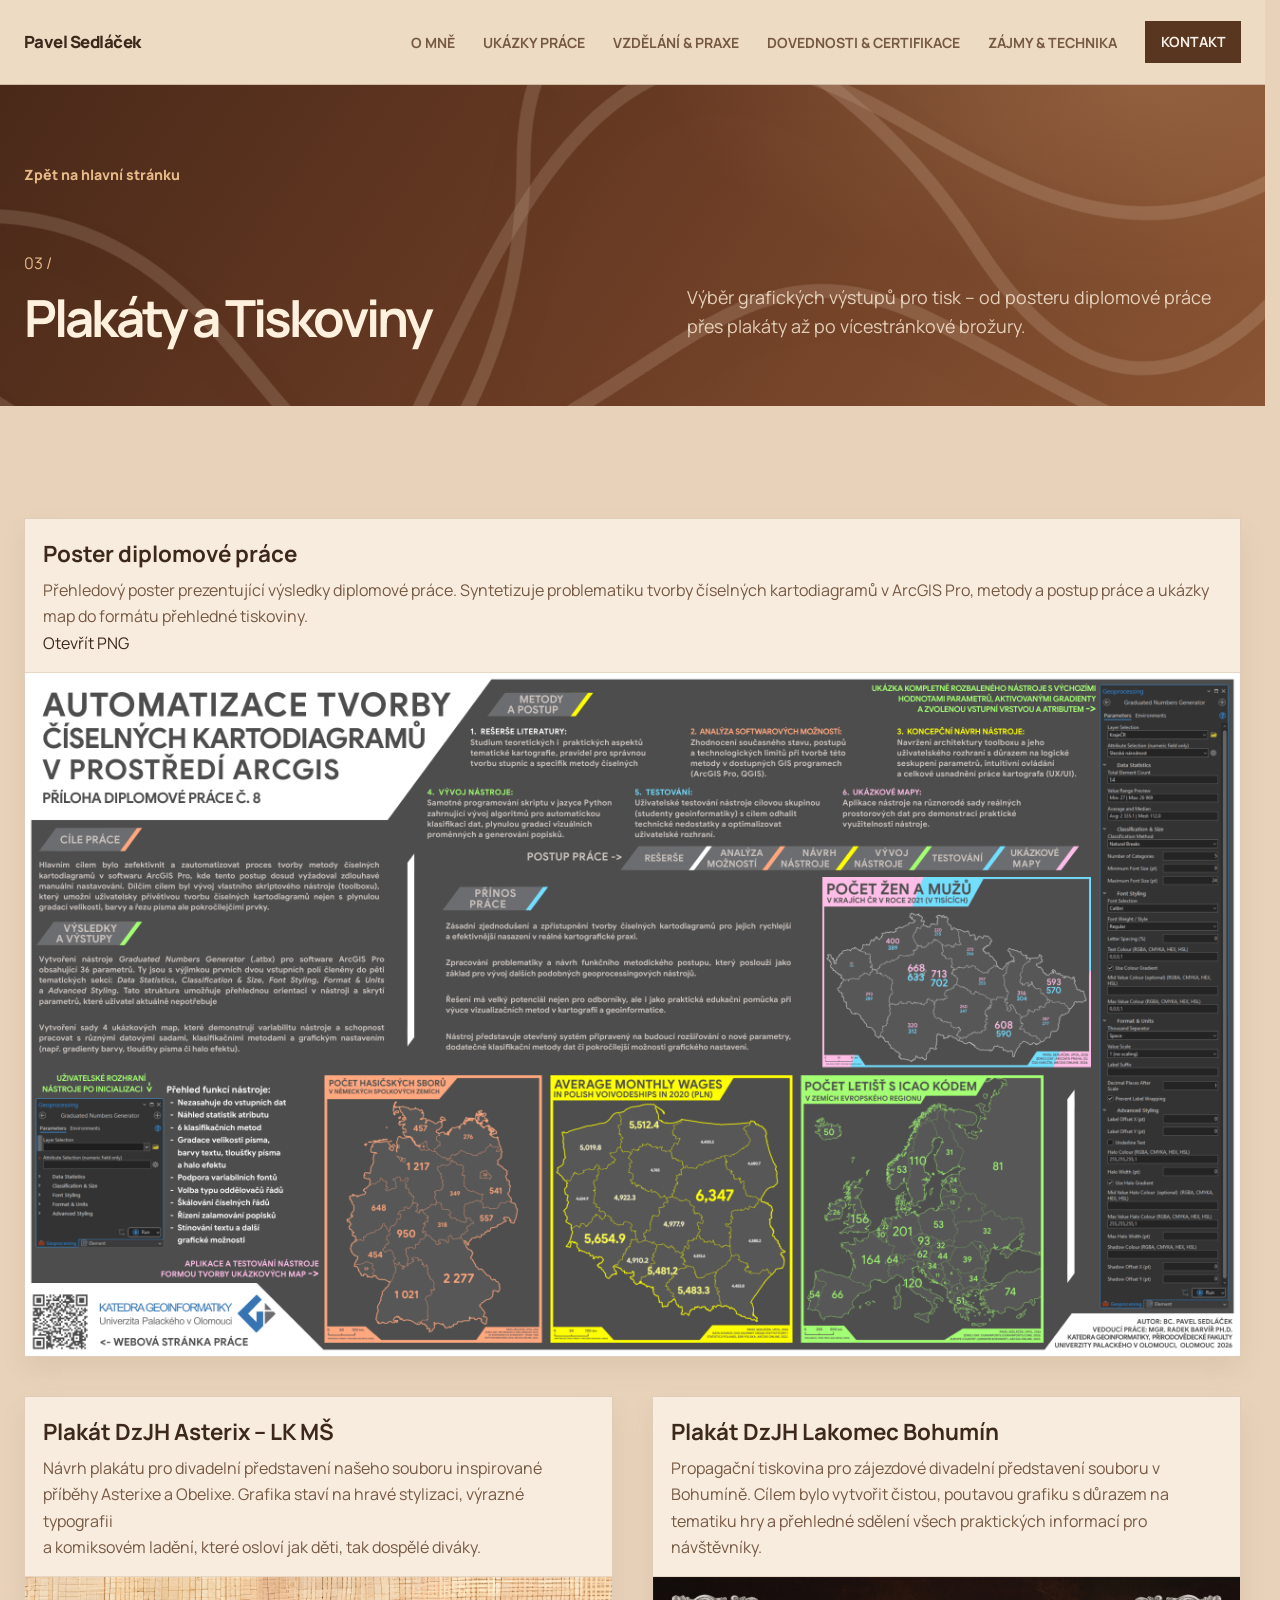
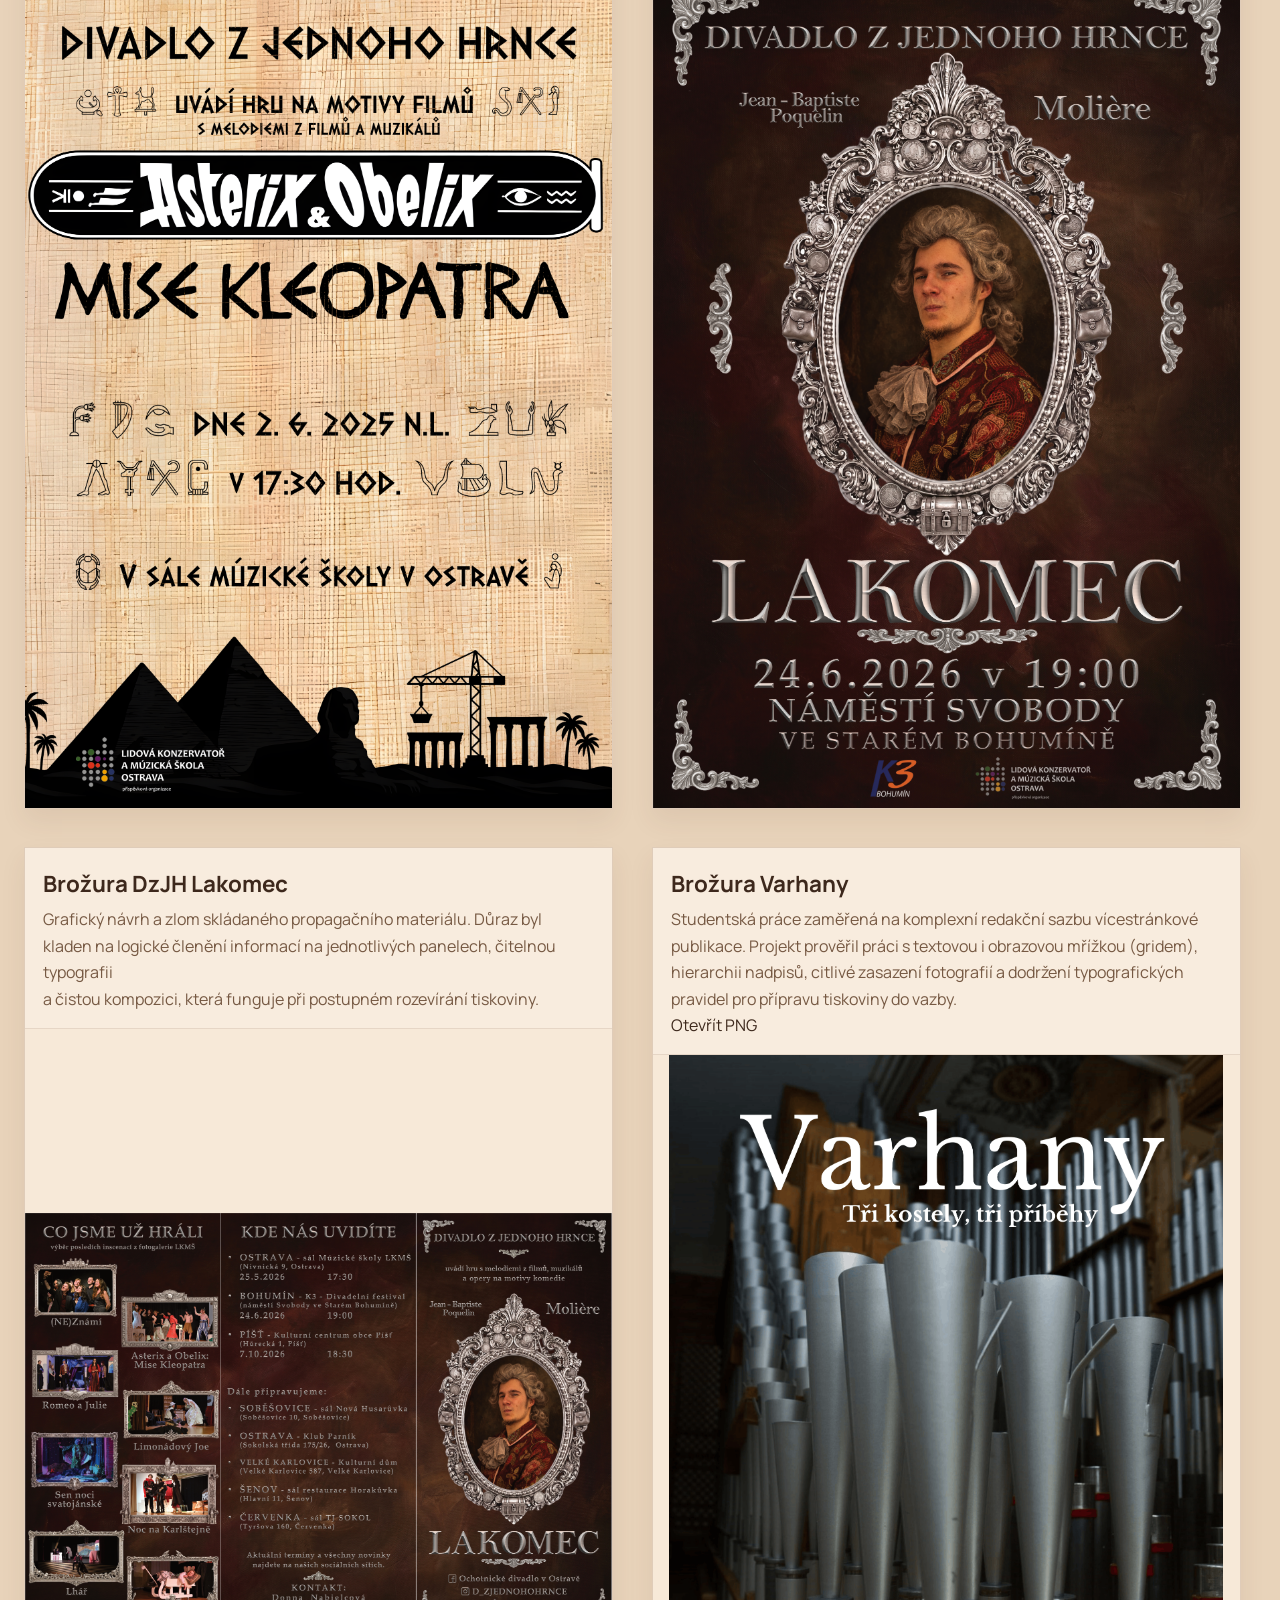
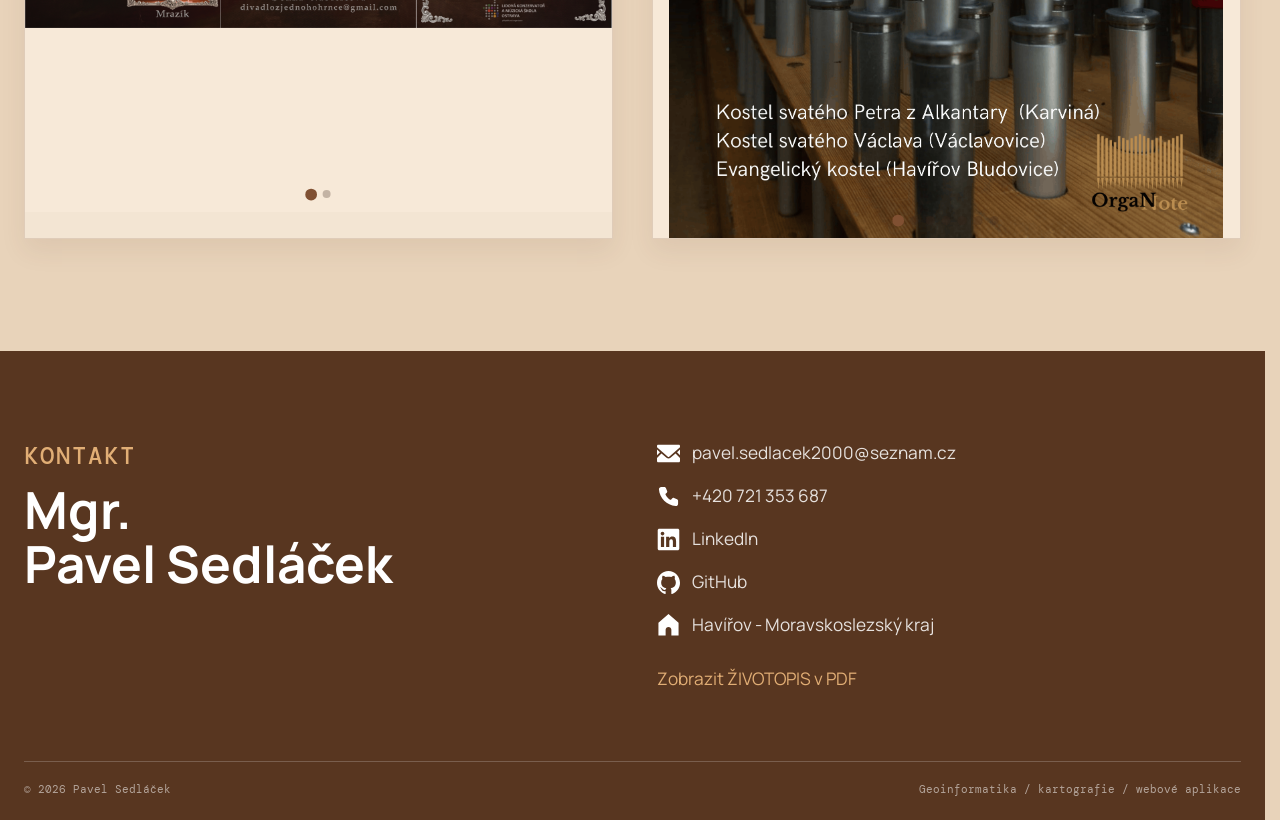
<file: pages/design.html>
<!DOCTYPE html>
<html lang="cs">
  <head>
    <meta charset="UTF-8" /><meta name="viewport" content="width=device-width, initial-scale=1.0" />
    <meta name="description" content="Plakáty, brožury a tiskoviny Pavla Sedláčka." /><title>Plakáty a tiskoviny | Pavel Sedláček</title>
    <link rel="preconnect" href="https://fonts.googleapis.com" /><link rel="preconnect" href="https://fonts.gstatic.com" crossorigin />
    <link href="https://fonts.googleapis.com/css2?family=DM+Mono:wght@400;500&family=Manrope:wght@400;500;600;700;800&display=swap" rel="stylesheet" /><link rel="stylesheet" href="../styles.css" />
  </head>
  <body>
    <header class="site-header">
      <div class="container nav-wrap">
        <a href="../index.html#top" class="brand" aria-label="Pavel Sedláček - domů">Pavel Sedláček</a>
        <button class="nav-toggle" type="button" aria-label="Otevřít navigaci" aria-expanded="false">
          <span></span><span></span><span></span>
        </button>
        <nav class="main-nav" aria-label="Hlavní navigace">
          <ul>
            <li><a href="../index.html#top">O MNĚ</a></li>
            <li><a href="../index.html#projects">UKÁZKY PRÁCE</a></li>
            <li><a href="../index.html#experience">VZDĚLÁNÍ &amp; PRAXE</a></li>
            <li><a href="../index.html#skills">DOVEDNOSTI &amp; CERTIFIKACE</a></li>
            <li><a href="../index.html#interests">ZÁJMY &amp; TECHNIKA</a></li>
          </ul>
          <a class="nav-contact" href="#contact">KONTAKT</a>
        </nav>
      </div>
    </header>

    <main id="top" class="detail-main">
      <section class="detail-banner detail-banner--design">
        <svg class="hero-contour" viewBox="0 0 1000 400" aria-hidden="true" preserveAspectRatio="xMidYMid slice"><path class="svg-elem-1" d="M-50 280C80 95 150 140 260 260s235 5 260-150 185-60 250 88 175 95 280-88" fill="none" stroke-width="8" /><path class="svg-elem-2" d="M-40 345C100 235 145 300 250 352s130-35 235-178 175-120 265-45 155 100 285 10" fill="none" stroke-width="8" /><path class="svg-elem-3" d="M-30 30C100 125 188 55 278 120s75 185 195 153 170-103 263-38 150 145 300 88" fill="none" stroke-width="8" /></svg>
        <div class="container">
          <a class="back-link" href="../index.html#projects">Zpět na hlavní stránku</a>
      <header class="detail-hero"><div><p class="eyebrow">03 /</p><h1>Plakáty a Tiskoviny</h1></div><p class="detail-intro">Výběr grafických výstupů pro tisk – od posteru diplomové práce přes plakáty až po vícestránkové brožury.</p></header>
        </div>
      </section>
      <div class="container">
      <section class="detail-grid" aria-label="Plakáty a tiskoviny">
        <article class="detail-card detail-card--wide"><div class="detail-card-content"><h2>Poster diplomové práce</h2><p>Přehledový poster prezentující výsledky diplomové práce. Syntetizuje problematiku tvorby číselných kartodiagramů v ArcGIS Pro, metody a postup práce a ukázky map do formátu přehledné tiskoviny.</p><a href="../media/ukazky/png/DP_poster.png" target="_blank" rel="noreferrer">Otevřít PNG</a></div><a class="detail-card-media detail-card-media--full" href="../media/ukazky/png/DP_poster.png" target="_blank" rel="noreferrer"><img src="../media/ukazky/png/DP_poster.png" alt="Poster diplomové práce" /></a></article>
        <article class="detail-card"><div class="detail-card-content"><h2>Plakát DzJH Asterix – LK MŠ</h2><p>Návrh plakátu pro divadelní představení našeho souboru inspirované příběhy Asterixe a Obelixe. Grafika staví na hravé stylizaci, výrazné typografii <br>a komiksovém ladění, které osloví jak děti, tak dospělé diváky.</p></div><a class="detail-card-media detail-card-media--full" href="../media/ukazky/png/ASTERIX PLAKÁT LKMŠ.png" target="_blank" rel="noreferrer"><img src="../media/ukazky/png/ASTERIX PLAKÁT LKMŠ.png" alt="Plakát Asterix LK MŠ" /></a></article>
        <article class="detail-card"><div class="detail-card-content"><h2>Plakát DzJH Lakomec Bohumín</h2><p>Propagační tiskovina pro zájezdové divadelní představení souboru v Bohumíně. Cílem bylo vytvořit čistou, poutavou grafiku s důrazem na tematiku hry a přehledné sdělení všech praktických informací pro návštěvníky.</p></div><a class="detail-card-media detail-card-media--full" href="../media/ukazky/png/PLAKAT BOHUMIN.png" target="_blank" rel="noreferrer"><img src="../media/ukazky/png/PLAKAT BOHUMIN.png" alt="Plakát Bohumín" /></a></article>
        <article class="detail-card"><div class="detail-card-content"><h2>Brožura DzJH Lakomec</h2><p>Grafický návrh a zlom skládaného propagačního materiálu. Důraz byl kladen na logické členění informací na jednotlivých panelech, čitelnou typografii <br>a čistou kompozici, která funguje při postupném rozevírání tiskoviny.</p></div><div class="detail-card-media detail-card-media--full carousel" data-carousel>
          <div class="carousel-track">
            <img src="../media/ukazky/png/Panflet predni strana.png" alt="Brožura – přední strana" />
            <img src="../media/ukazky/png/Panflet zadni strana.png" alt="Brožura – zadní strana" />
          </div>
          <div class="carousel-dots" role="tablist" aria-label="Náhledy brožury"></div>
          <button class="carousel-arrow carousel-arrow--prev" type="button" aria-label="Předchozí snímek">‹</button>
          <button class="carousel-arrow carousel-arrow--next" type="button" aria-label="Další snímek">›</button>
        </div></article>
        <article class="detail-card"><div class="detail-card-content"><h2>Brožura Varhany</h2><p>Studentská práce zaměřená na komplexní redakční sazbu vícestránkové publikace. Projekt prověřil práci s textovou i obrazovou mřížkou (gridem), hierarchii nadpisů, citlivé zasazení fotografií a dodržení typografických pravidel pro přípravu tiskoviny do vazby.</p><a href="../media/ukazky/png/varhany_poster/varhany_brozura_sedlacek-1.png" target="_blank" rel="noreferrer">Otevřít PNG</a></div><div class="detail-card-media detail-card-media--full carousel" data-carousel>
          <div class="carousel-track">
            <img src="../media/ukazky/png/varhany_poster/varhany_brozura_sedlacek-1.png" alt="Brožura Varhany – strana 1" />
            <img src="../media/ukazky/png/varhany_poster/varhany_brozura_sedlacek-2.png" alt="Brožura Varhany – strana 2" />
            <img src="../media/ukazky/png/varhany_poster/varhany_brozura_sedlacek-4.png" alt="Brožura Varhany – strana 4" />
            <img src="../media/ukazky/png/varhany_poster/varhany_brozura_sedlacek-5.png" alt="Brožura Varhany – strana 5" />
            <img src="../media/ukazky/png/varhany_poster/varhany_brozura_sedlacek-6.png" alt="Brožura Varhany – strana 6" />
            <img src="../media/ukazky/png/varhany_poster/varhany_brozura_sedlacek-7.png" alt="Brožura Varhany – strana 7" />
            <img src="../media/ukazky/png/varhany_poster/varhany_brozura_sedlacek-8.png" alt="Brožura Varhany – strana 8" />
          </div>
          <div class="carousel-dots" role="tablist" aria-label="Náhledy brožury Varhany"></div>
          <button class="carousel-arrow carousel-arrow--prev" type="button" aria-label="Předchozí snímek">‹</button>
          <button class="carousel-arrow carousel-arrow--next" type="button" aria-label="Další snímek">›</button>
        </div></article>
      </section>
      </div>
    </main>

    <footer id="contact" class="site-footer">
      <div class="container footer-grid">
        <div><h3 class="eyebrow">Kontakt</h3><h2>Mgr. <br />Pavel Sedláček</h2></div>
        <address class="contact-list">
          <a href="mailto:pavel.sedlacek2000@seznam.cz"><img src="../media/ikony/email.svg" alt="" />pavel.sedlacek2000@seznam.cz</a>
          <a href="tel:+420721353687"><img src="../media/ikony/telefon.svg" alt="" />+420 721 353 687</a>
          <a href="https://www.linkedin.com/in/pavelsedlacek-1142000cz" target="_blank" rel="noreferrer"><img src="../media/ikony/linkedin.svg" alt="" />LinkedIn</a>
          <a href="https://github.com/TheodalCZ" target="_blank" rel="noreferrer"><img src="../media/ikony/github.svg" alt="" />GitHub</a>
          <span><img src="../media/ikony/domek.svg" alt="" />Havířov - Moravskoslezský kraj</span>
          <a class="cv-link" href="../media/Pavel Sedláček CV.pdf" download>Zobrazit ŽIVOTOPIS v PDF</a>
        </address>
      </div>
      <div class="container footer-bottom">
        <span>© 2026 Pavel Sedláček</span>
        <span>Geoinformatika / kartografie / webové aplikace</span>
      </div>
    </footer>
    <script src="../script.js"></script>
  </body>
</html>
</file>
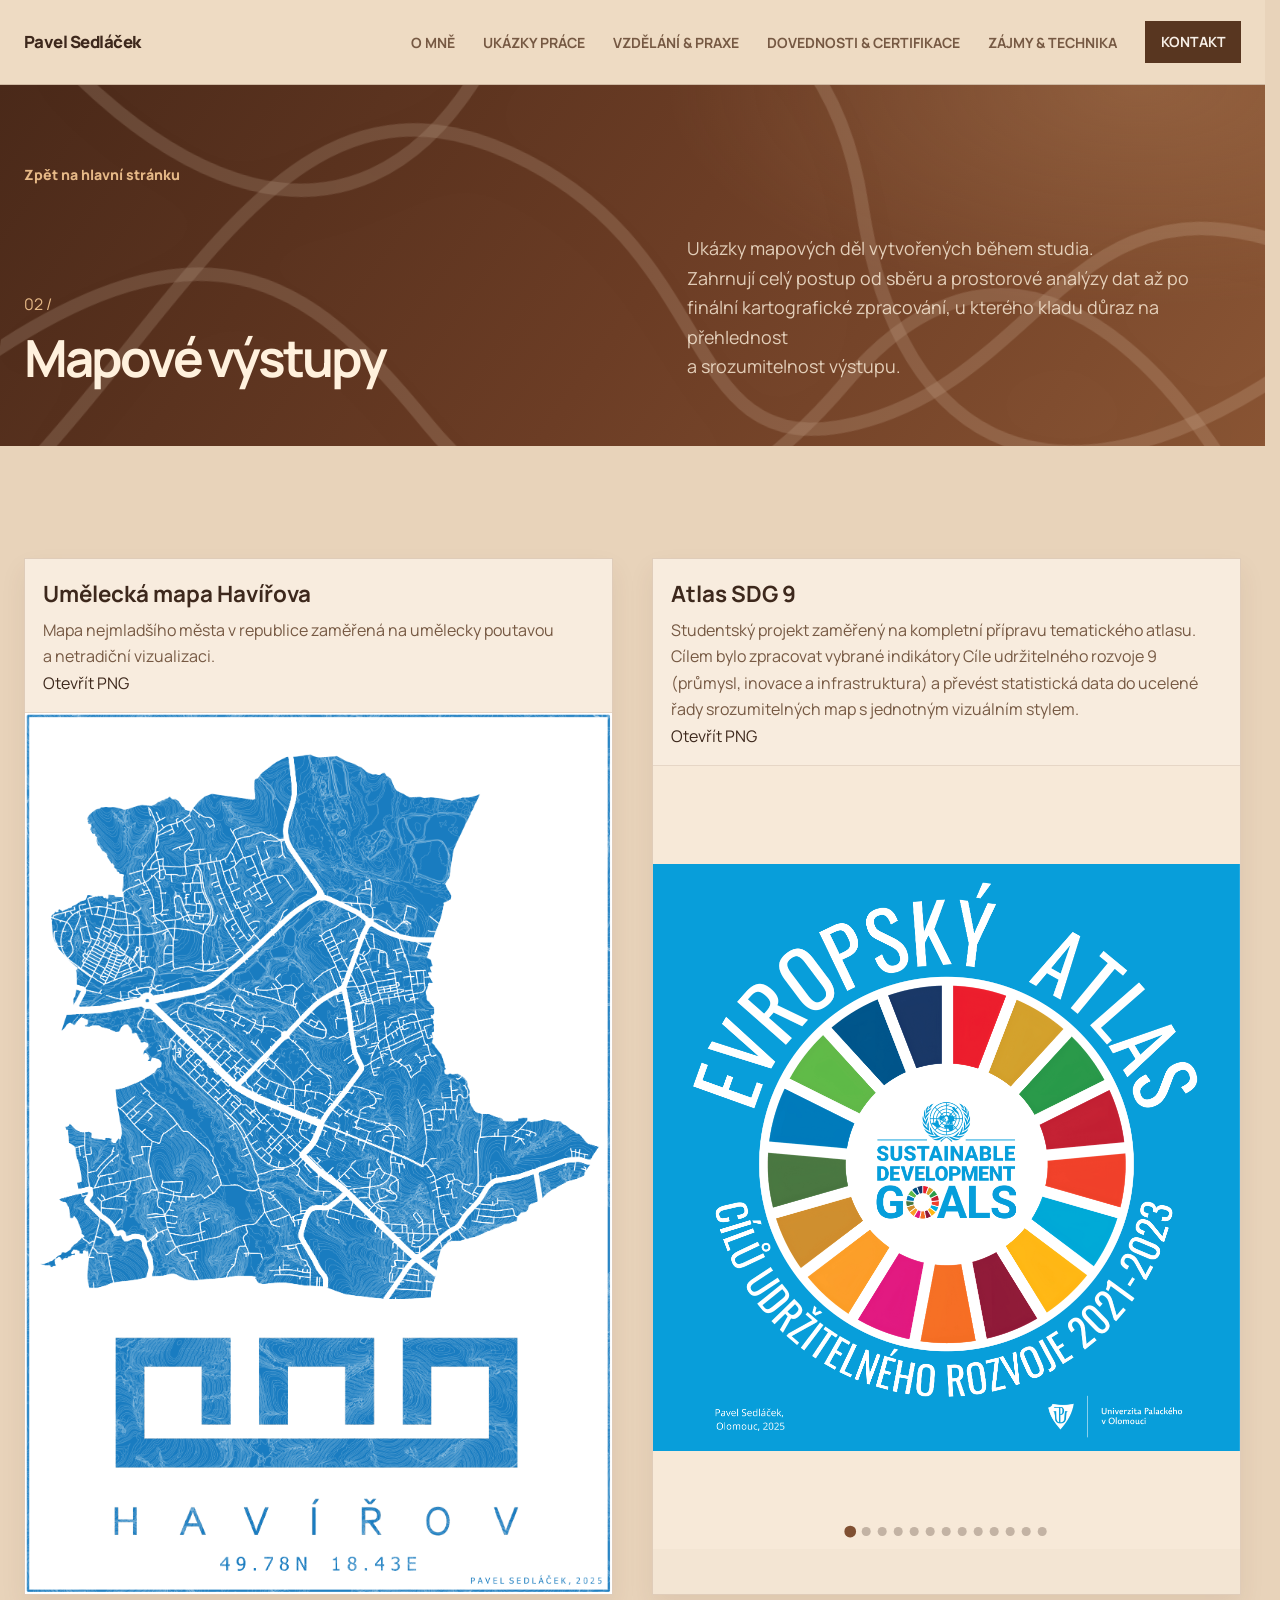
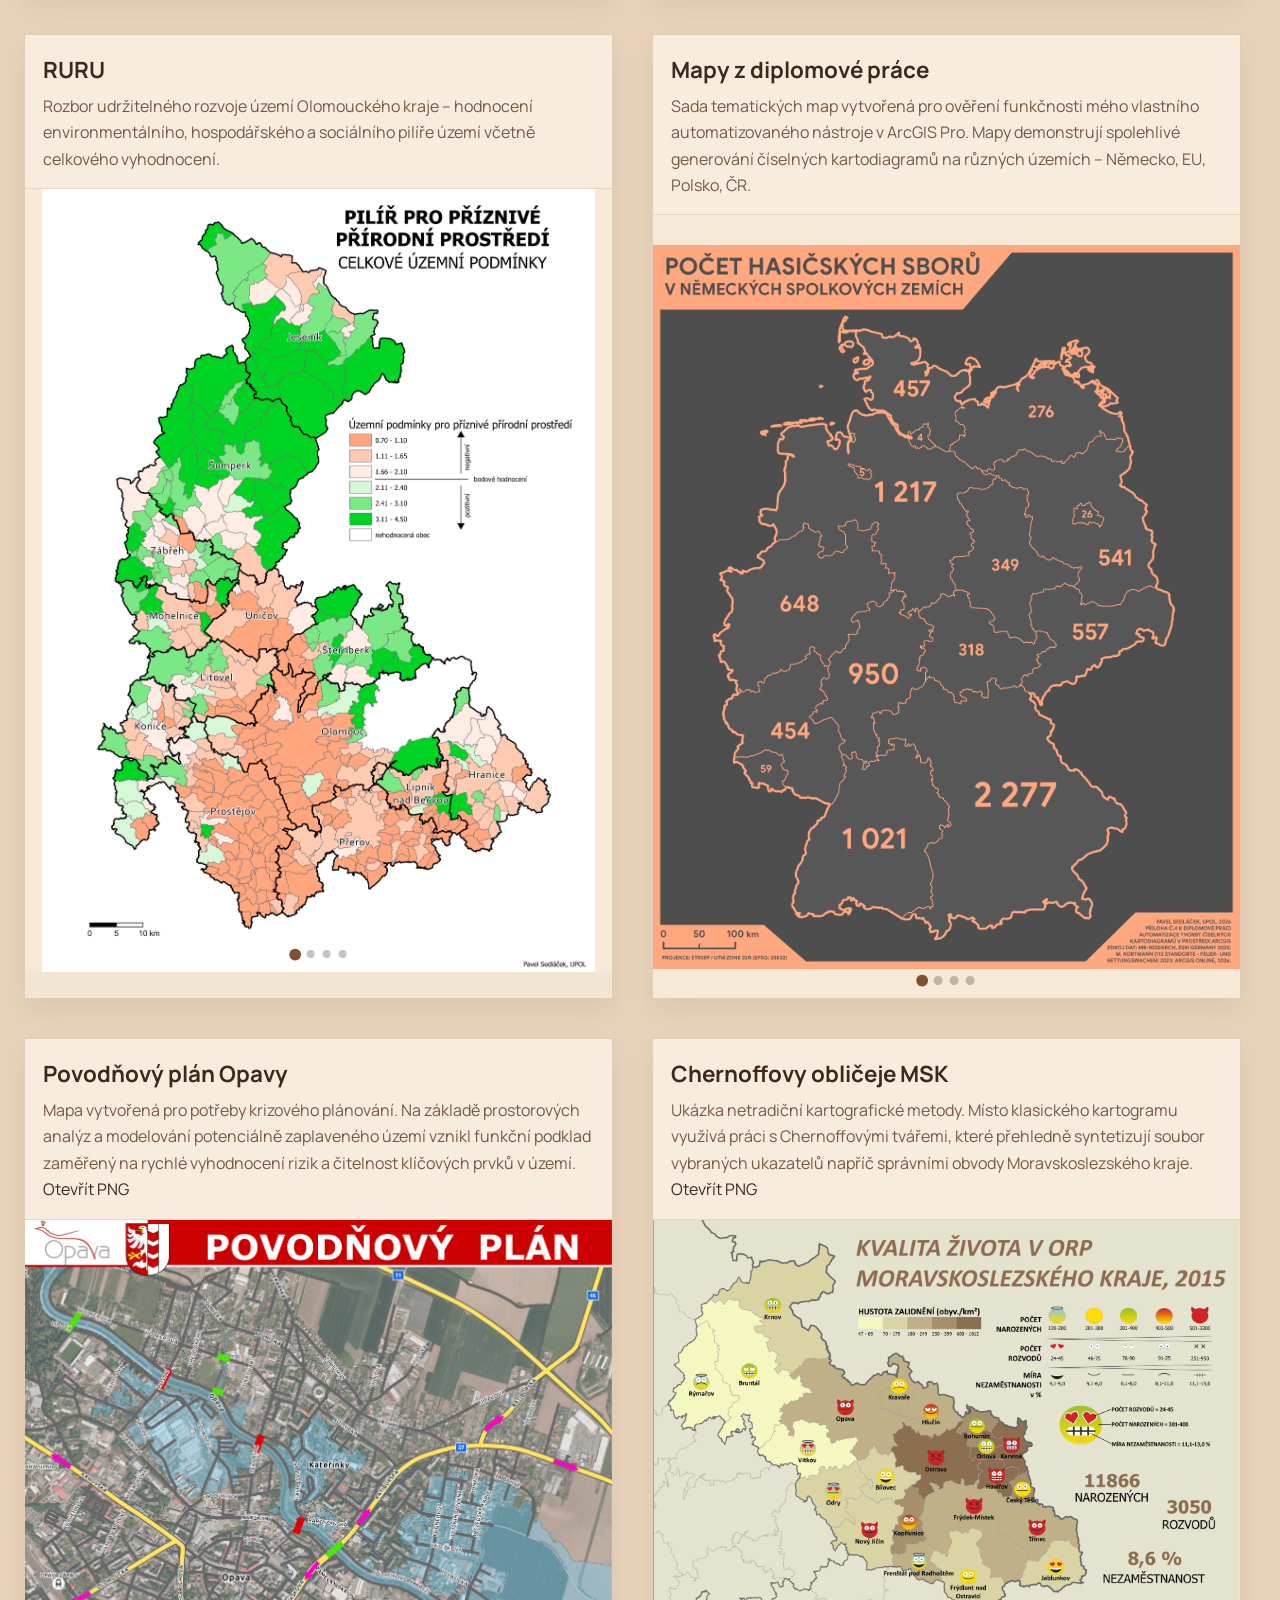
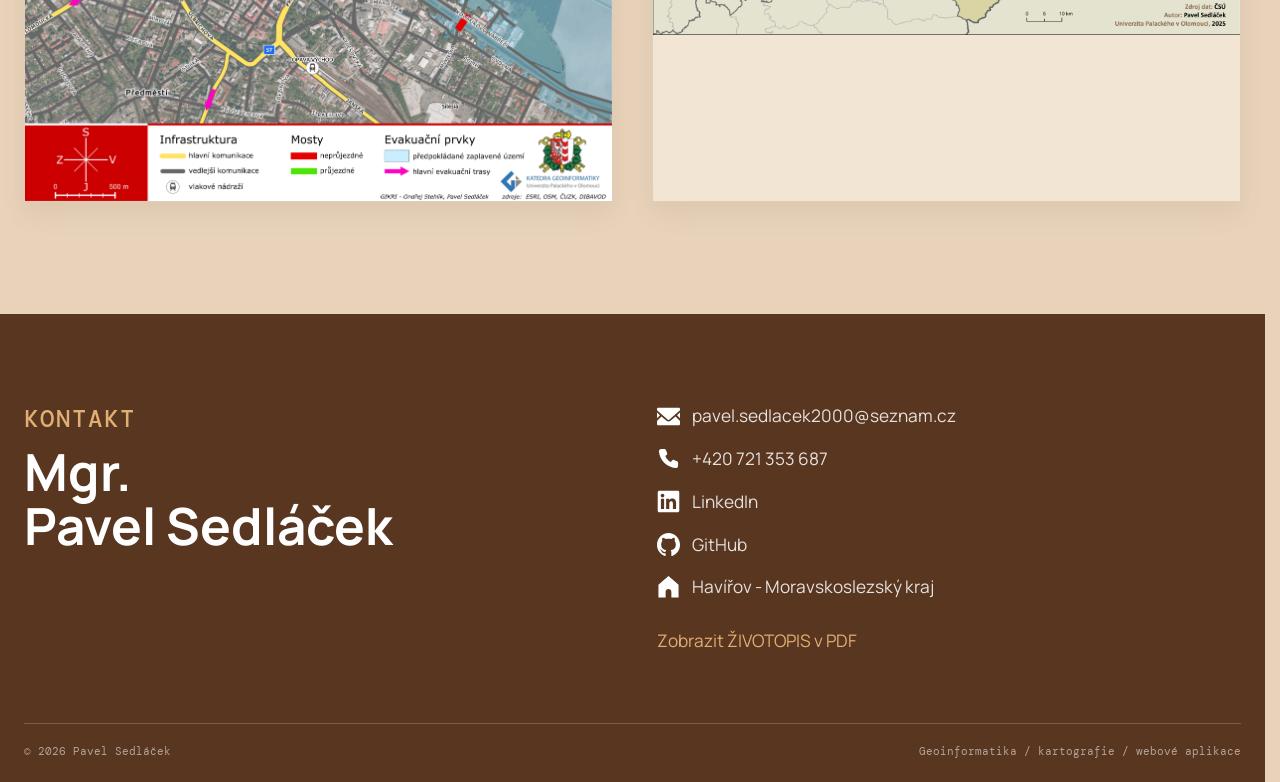
<file: pages/mapy.html>
<!DOCTYPE html>
<html lang="cs">
  <head>
    <meta charset="UTF-8" /><meta name="viewport" content="width=device-width, initial-scale=1.0" />
    <meta name="description" content="Mapové výstupy Pavla Sedláčka." /><title>Mapové výstupy | Pavel Sedláček</title>
    <link rel="preconnect" href="https://fonts.googleapis.com" /><link rel="preconnect" href="https://fonts.gstatic.com" crossorigin />
    <link href="https://fonts.googleapis.com/css2?family=DM+Mono:wght@400;500&family=Manrope:wght@400;500;600;700;800&display=swap" rel="stylesheet" /><link rel="stylesheet" href="../styles.css" />
  </head>
  <body>
    <header class="site-header">
      <div class="container nav-wrap">
        <a href="../index.html#top" class="brand" aria-label="Pavel Sedláček - domů">Pavel Sedláček</a>
        <button class="nav-toggle" type="button" aria-label="Otevřít navigaci" aria-expanded="false">
          <span></span><span></span><span></span>
        </button>
        <nav class="main-nav" aria-label="Hlavní navigace">
          <ul>
            <li><a href="../index.html#top">O MNĚ</a></li>
            <li><a href="../index.html#projects">UKÁZKY PRÁCE</a></li>
            <li><a href="../index.html#experience">VZDĚLÁNÍ &amp; PRAXE</a></li>
            <li><a href="../index.html#skills">DOVEDNOSTI &amp; CERTIFIKACE</a></li>
            <li><a href="../index.html#interests">ZÁJMY &amp; TECHNIKA</a></li>
          </ul>
          <a class="nav-contact" href="#contact">KONTAKT</a>
        </nav>
      </div>
    </header>

    <main id="top" class="detail-main">
      <section class="detail-banner detail-banner--mapy">
        <svg class="hero-contour" viewBox="0 0 1000 400" aria-hidden="true" preserveAspectRatio="xMidYMid slice"><path class="svg-elem-1" d="M-40 80C88 215 205 232 262 115s200-100 240 45 143 180 275 58 130-205 270-145" fill="none" stroke-width="8" /><path class="svg-elem-2" d="M-30 335C110 200 180 245 260 322s175 52 245-55 160-68 235 25 155 75 305-90" fill="none" stroke-width="8" /><path class="svg-elem-3" d="M20 385C115 255 155 112 290 155s120 175 225 135 110-165 240-138 155 155 275 74" fill="none" stroke-width="8" /></svg>
        <div class="container">
          <a class="back-link" href="../index.html#projects">Zpět na hlavní stránku</a>
      <header class="detail-hero"><div><p class="eyebrow">02 /</p><h1>Mapové výstupy</h1></div><p class="detail-intro">Ukázky mapových děl vytvořených během studia. <br>Zahrnují celý postup od sběru a prostorové analýzy dat až po finální kartografické zpracování, u kterého kladu důraz na přehlednost <br>a srozumitelnost výstupu.</p></header>
        </div>
      </section>
      <div class="container">
      <section class="detail-grid" aria-label="Mapové výstupy">
        <article class="detail-card"><div class="detail-card-content"><h2>Umělecká mapa Havířova</h2><p>Mapa nejmladšího města v republice zaměřená na umělecky poutavou <br>a netradiční vizualizaci.</p><a href="../media/ukazky/png/design mapa havirov-1.png" target="_blank" rel="noreferrer">Otevřít PNG</a></div><a class="detail-card-media detail-card-media--full" href="../media/ukazky/png/design mapa havirov-1.png" target="_blank" rel="noreferrer"><img src="../media/ukazky/png/design mapa havirov-1.png" alt="Kartografický návrh Havířova" /></a></article>
        <article class="detail-card"><div class="detail-card-content"><h2>Atlas SDG 9</h2><p>Studentský projekt zaměřený na kompletní přípravu tematického atlasu. Cílem bylo zpracovat vybrané indikátory Cíle udržitelného rozvoje 9 (průmysl, inovace a infrastruktura) a převést statistická data do ucelené řady srozumitelných map s jednotným vizuálním stylem.</p><a href="../media/ukazky/png/SDG_atlas/Atlas_SDG9_Sedlacek-01.png" target="_blank" rel="noreferrer">Otevřít PNG</a></div><div class="detail-card-media detail-card-media--full carousel" data-carousel>
          <div class="carousel-track">
            <img src="../media/ukazky/png/SDG_atlas/Atlas_SDG9_Sedlacek-01.png" alt="Atlas SDG 9 – strana 1" />
            <img src="../media/ukazky/png/SDG_atlas/Atlas_SDG9_Sedlacek-08.png" alt="Atlas SDG 9 – strana 2" />
            <img src="../media/ukazky/png/SDG_atlas/Atlas_SDG9_Sedlacek-09.png" alt="Atlas SDG 9 – strana 3" />
            <img src="../media/ukazky/png/SDG_atlas/Atlas_SDG9_Sedlacek-10.png" alt="Atlas SDG 9 – strana 4" />
            <img src="../media/ukazky/png/SDG_atlas/Atlas_SDG9_Sedlacek-11.png" alt="Atlas SDG 9 – strana 5" />
            <img src="../media/ukazky/png/SDG_atlas/Atlas_SDG9_Sedlacek-14.png" alt="Atlas SDG 9 – strana 6" />
            <img src="../media/ukazky/png/SDG_atlas/Atlas_SDG9_Sedlacek-15.png" alt="Atlas SDG 9 – strana 7" />
            <img src="../media/ukazky/png/SDG_atlas/Atlas_SDG9_Sedlacek-16.png" alt="Atlas SDG 9 – strana 8" />
            <img src="../media/ukazky/png/SDG_atlas/Atlas_SDG9_Sedlacek-17.png" alt="Atlas SDG 9 – strana 9" />
            <img src="../media/ukazky/png/SDG_atlas/Atlas_SDG9_Sedlacek-18.png" alt="Atlas SDG 9 – strana 10" />
            <img src="../media/ukazky/png/SDG_atlas/Atlas_SDG9_Sedlacek-19.png" alt="Atlas SDG 9 – strana 11" />
            <img src="../media/ukazky/png/SDG_atlas/Atlas_SDG9_Sedlacek-20.png" alt="Atlas SDG 9 – strana 12" />
            <img src="../media/ukazky/png/SDG_atlas/Atlas_SDG9_Sedlacek-22.png" alt="Atlas SDG 9 – strana 13" />
          </div>
          <div class="carousel-dots" role="tablist" aria-label="Náhledy atlasu SDG 9"></div>
          <button class="carousel-arrow carousel-arrow--prev" type="button" aria-label="Předchozí snímek">‹</button>
          <button class="carousel-arrow carousel-arrow--next" type="button" aria-label="Další snímek">›</button>
        </div></article>    
        <article class="detail-card"><div class="detail-card-content"><h2>RURU</h2><p>Rozbor udržitelného rozvoje území Olomouckého kraje – hodnocení environmentálního, hospodářského a sociálního pilíře území včetně celkového vyhodnocení.</p></div><div class="detail-card-media detail-card-media--full carousel" data-carousel>
          <div class="carousel-track">
            <img src="../media/ukazky/png/RURU/ENV-1.png" alt="RURU – environmentální pilíř" />
            <img src="../media/ukazky/png/RURU/HOS-1.png" alt="RURU – hospodářský pilíř" />
            <img src="../media/ukazky/png/RURU/SOC-1.png" alt="RURU – sociální pilíř" />
            <img src="../media/ukazky/png/RURU/CELK-1.png" alt="RURU – celkové vyhodnocení" />
          </div>
          <div class="carousel-dots" role="tablist" aria-label="Náhledy RURU"></div>
          <button class="carousel-arrow carousel-arrow--prev" type="button" aria-label="Předchozí snímek">‹</button>
          <button class="carousel-arrow carousel-arrow--next" type="button" aria-label="Další snímek">›</button>
        </div></article>
        <article class="detail-card"><div class="detail-card-content"><h2>Mapy z diplomové práce</h2><p>Sada tematických map vytvořená pro ověření funkčnosti mého vlastního automatizovaného nástroje v ArcGIS Pro. Mapy demonstrují spolehlivé generování číselných kartodiagramů na různých územích – Německo, EU, Polsko, ČR.</p></div><div class="detail-card-media detail-card-media--full carousel" data-carousel>
          <div class="carousel-track">
            <img src="../media/ukazky/png/DP_mapy/DE.png" alt="Kartodiagram – Německo" />
            <img src="../media/ukazky/png/DP_mapy/EU.png" alt="Kartodiagram – Evropa" />
            <img src="../media/ukazky/png/DP_mapy/PL.png" alt="Kartodiagram – Polsko" />
            <img src="../media/ukazky/png/DP_mapy/ČR.png" alt="Kartodiagram – Česko" />
          </div>
          <div class="carousel-dots" role="tablist" aria-label="Náhledy map z diplomové práce"></div>
          <button class="carousel-arrow carousel-arrow--prev" type="button" aria-label="Předchozí snímek">‹</button>
          <button class="carousel-arrow carousel-arrow--next" type="button" aria-label="Další snímek">›</button>
        </div></article>
        <article class="detail-card"><div class="detail-card-content"><h2>Povodňový plán Opavy</h2><p>Mapa vytvořená pro potřeby krizového plánování. Na základě prostorových analýz a modelování potenciálně zaplaveného území vznikl funkční podklad zaměřený na rychlé vyhodnocení rizik a čitelnost klíčových prvků v území.</p><a href="../media/ukazky/png/povodnovy plan opavy-1.png" target="_blank" rel="noreferrer">Otevřít PNG</a></div><a class="detail-card-media detail-card-media--full" href="../media/ukazky/png/povodnovy plan opavy-1.png" target="_blank" rel="noreferrer"><img src="../media/ukazky/png/povodnovy plan opavy-1.png" alt="Povodňový plán Opavy" /></a></article>
        <article class="detail-card"><div class="detail-card-content"><h2>Chernoffovy obličeje MSK</h2><p>Ukázka netradiční kartografické metody. Místo klasického kartogramu využívá práci s Chernoffovými tvářemi, které přehledně syntetizují soubor vybraných ukazatelů napříč správními obvody Moravskoslezského kraje.</p><a href="../media/ukazky/png/Chernoff face MSK-1.png" target="_blank" rel="noreferrer">Otevřít PNG</a></div><a class="detail-card-media detail-card-media--full" href="../media/ukazky/png/Chernoff face MSK-1.png" target="_blank" rel="noreferrer"><img src="../media/ukazky/png/Chernoff face MSK-1.png" alt="Chernoffovy obličeje MSK" /></a></article>
        
      </section>
      </div>
    </main>

    <footer id="contact" class="site-footer">
      <div class="container footer-grid">
        <div><h3 class="eyebrow">Kontakt</h3><h2>Mgr. <br />Pavel Sedláček</h2></div>
        <address class="contact-list">
          <a href="mailto:pavel.sedlacek2000@seznam.cz"><img src="../media/ikony/email.svg" alt="" />pavel.sedlacek2000@seznam.cz</a>
          <a href="tel:+420721353687"><img src="../media/ikony/telefon.svg" alt="" />+420 721 353 687</a>
          <a href="https://www.linkedin.com/in/pavelsedlacek-1142000cz" target="_blank" rel="noreferrer"><img src="../media/ikony/linkedin.svg" alt="" />LinkedIn</a>
          <a href="https://github.com/TheodalCZ" target="_blank" rel="noreferrer"><img src="../media/ikony/github.svg" alt="" />GitHub</a>
          <span><img src="../media/ikony/domek.svg" alt="" />Havířov - Moravskoslezský kraj</span>
          <a class="cv-link" href="../media/Pavel Sedláček CV.pdf" download>Zobrazit ŽIVOTOPIS v PDF</a>
        </address>
      </div>
      <div class="container footer-bottom">
        <span>© 2026 Pavel Sedláček</span>
        <span>Geoinformatika / kartografie / webové aplikace</span>
      </div>
    </footer>
    <script src="../script.js"></script>
  </body>
</html>
</file>
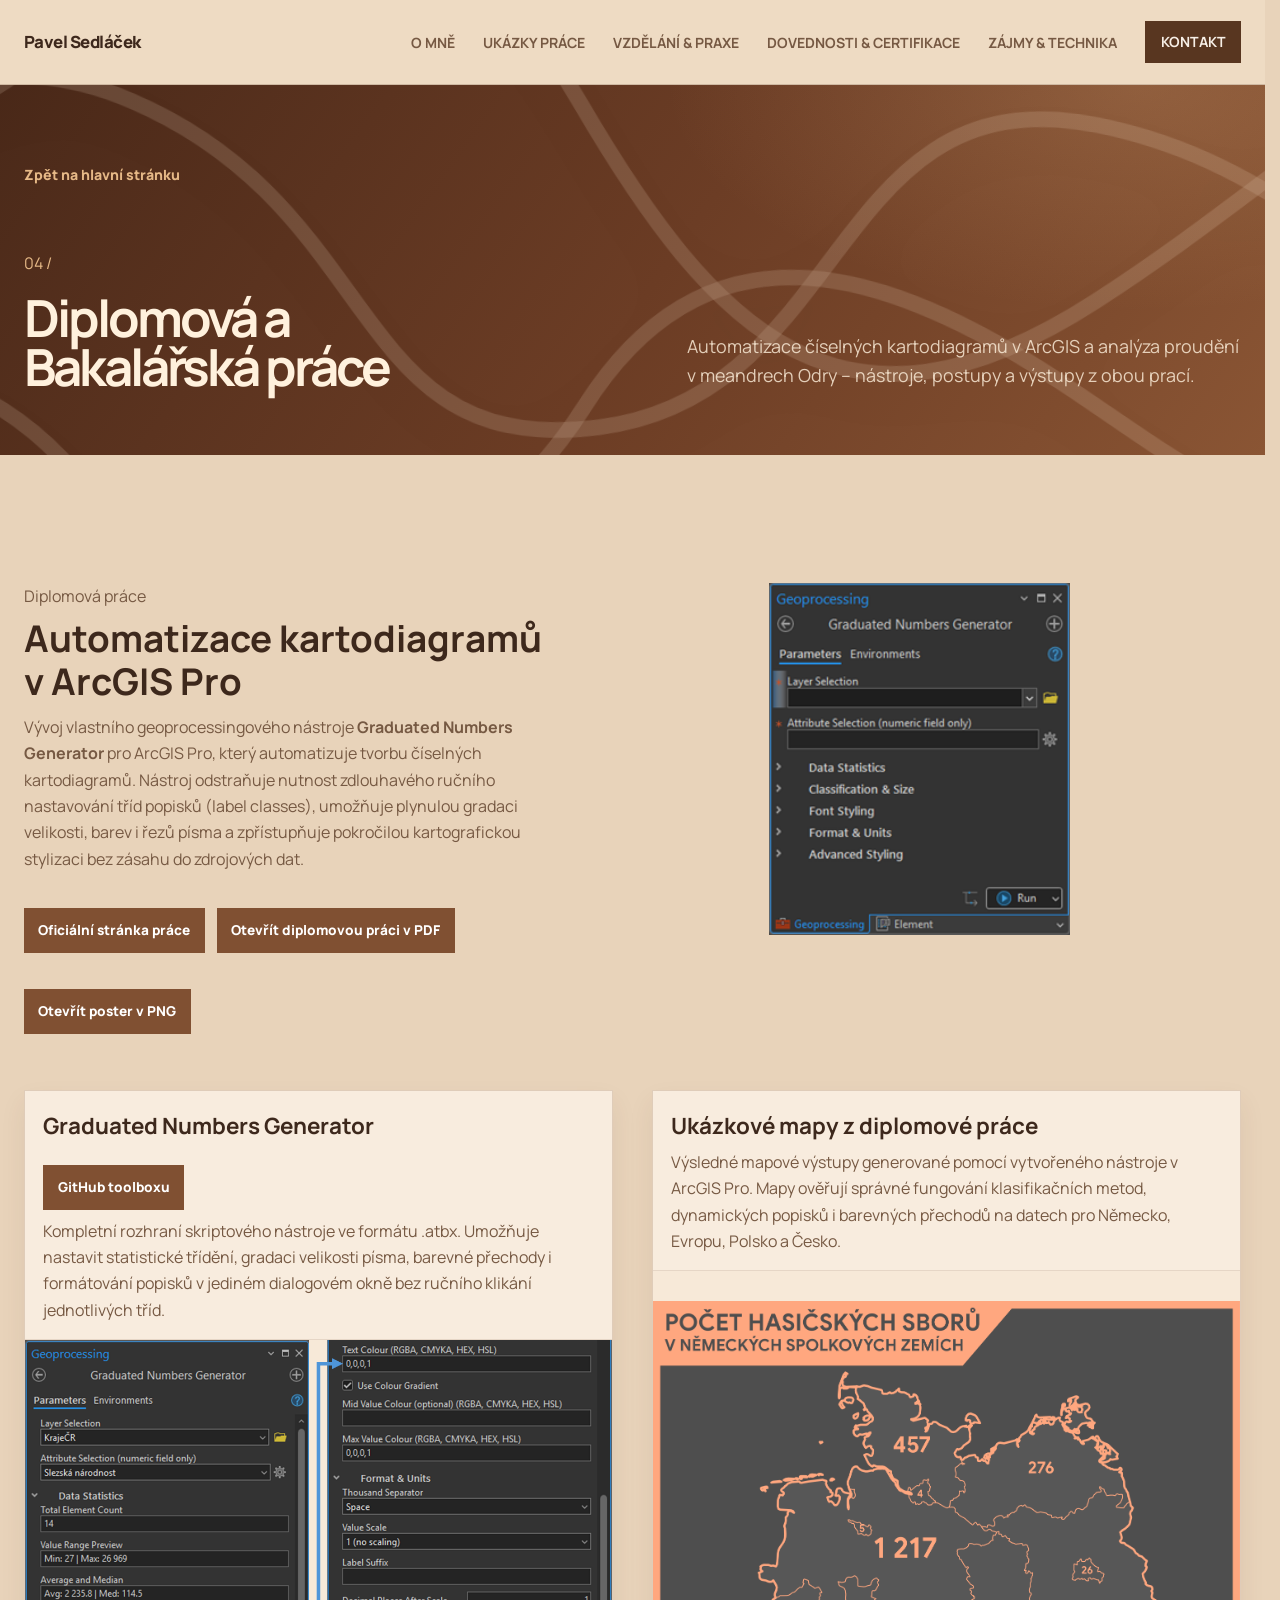
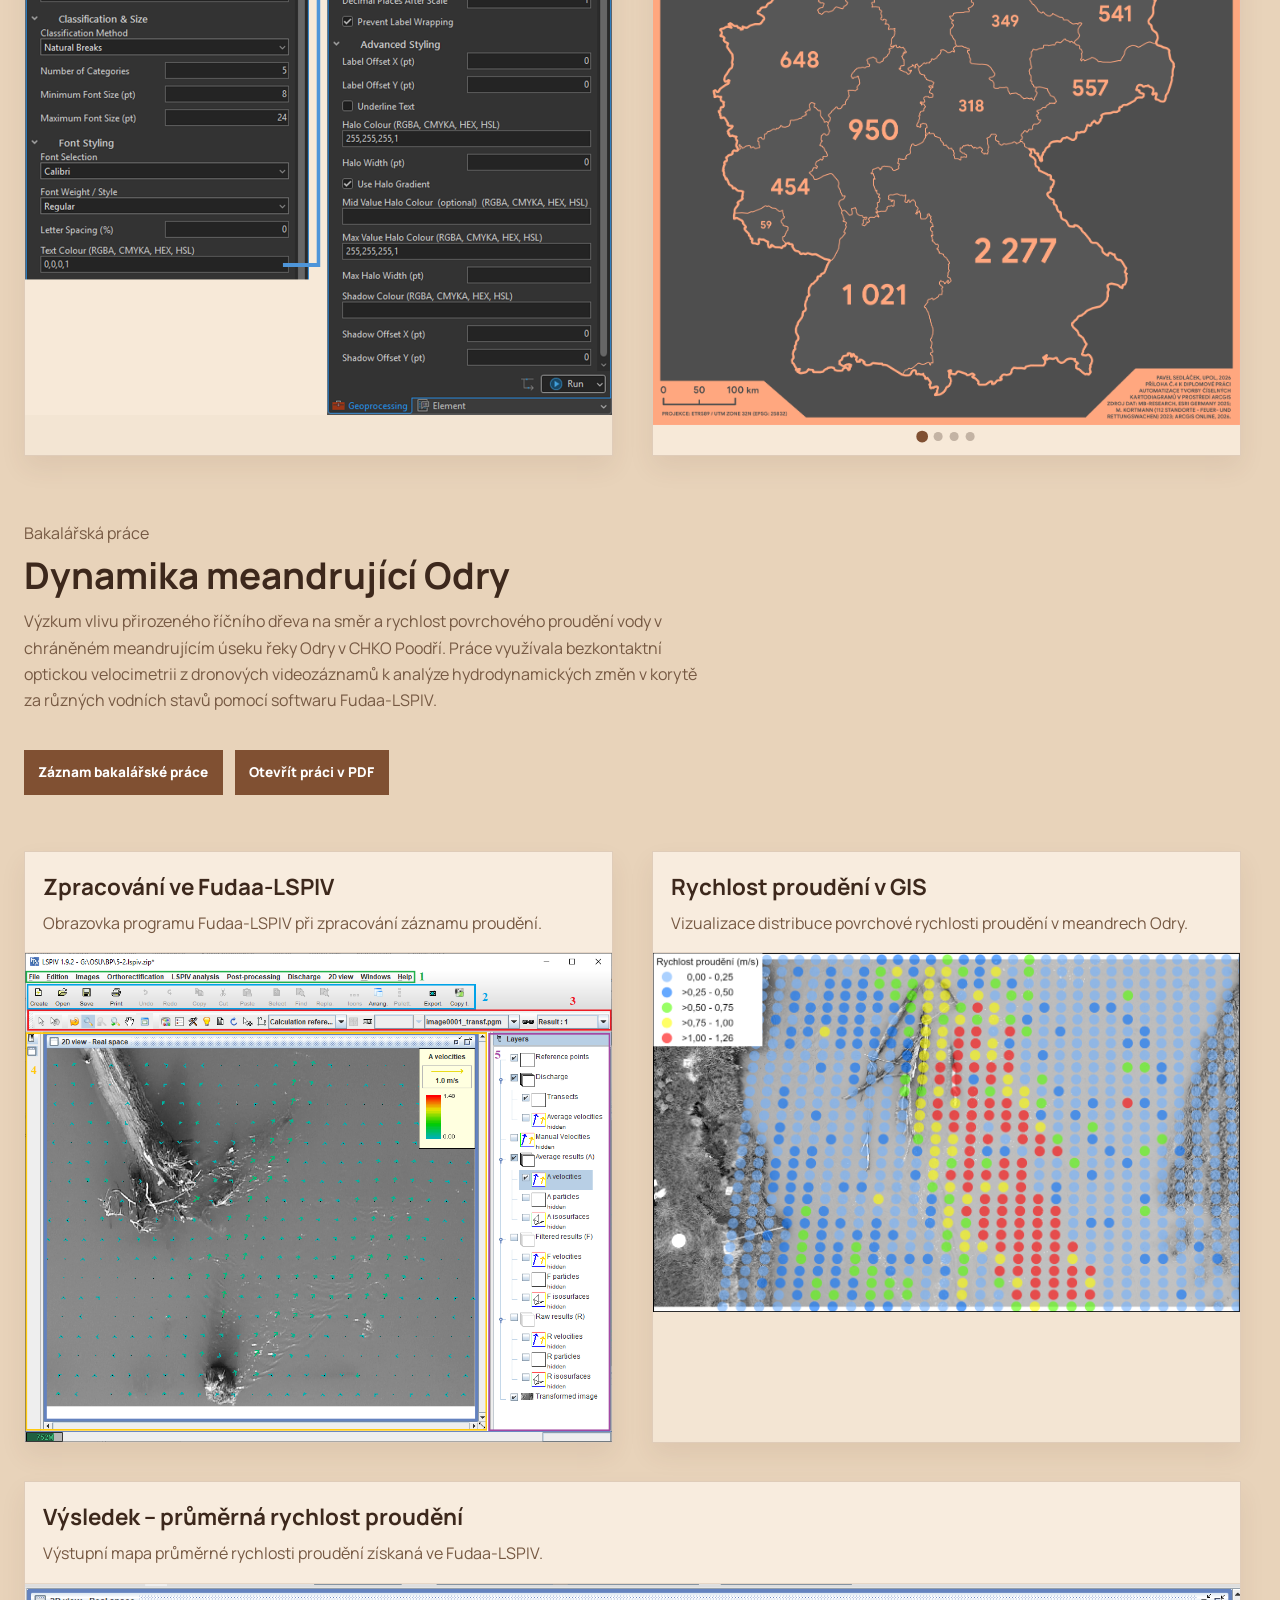
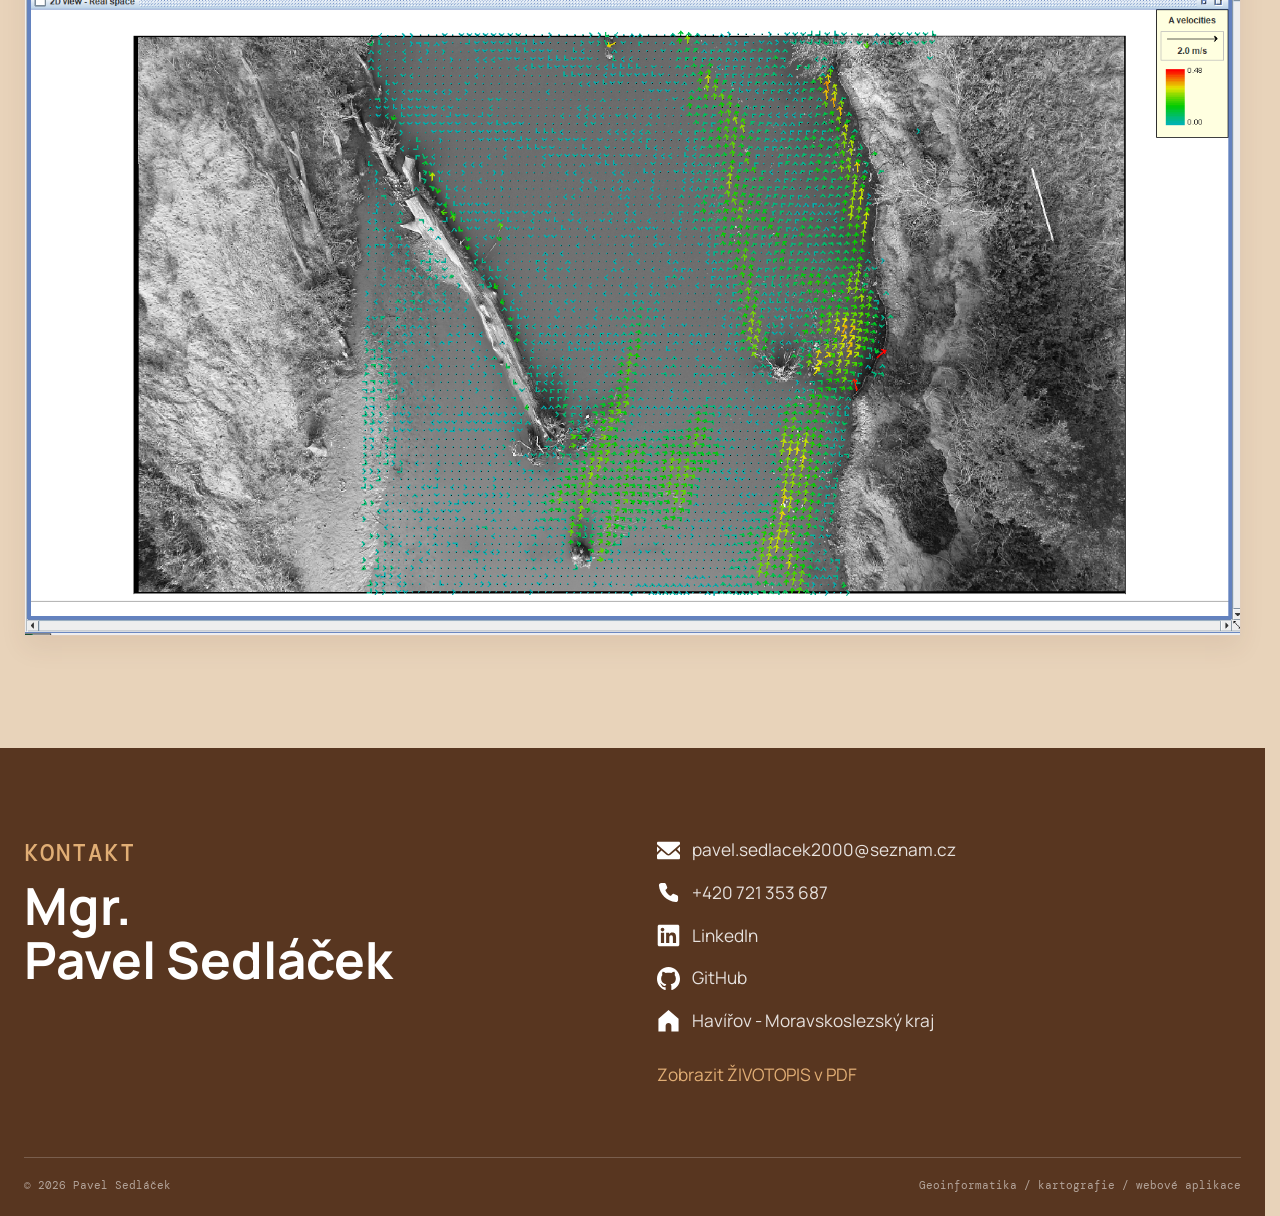
<file: pages/VS-prace.html>
<!DOCTYPE html>
<html lang="cs">
  <head>
    <meta charset="UTF-8" /><meta name="viewport" content="width=device-width, initial-scale=1.0" />
    <meta name="description" content="Diplomová a bakalářská práce Pavla Sedláčka." /><title>Diplomová a bakalářská práce | Pavel Sedláček</title>
    <link rel="preconnect" href="https://fonts.googleapis.com" /><link rel="preconnect" href="https://fonts.gstatic.com" crossorigin />
    <link href="https://fonts.googleapis.com/css2?family=DM+Mono:wght@400;500&family=Manrope:wght@400;500;600;700;800&display=swap" rel="stylesheet" /><link rel="stylesheet" href="../styles.css" />
  </head>
  <body>
    <header class="site-header">
      <div class="container nav-wrap">
        <a href="../index.html#top" class="brand" aria-label="Pavel Sedláček - domů">Pavel Sedláček</a>
        <button class="nav-toggle" type="button" aria-label="Otevřít navigaci" aria-expanded="false">
          <span></span><span></span><span></span>
        </button>
        <nav class="main-nav" aria-label="Hlavní navigace">
          <ul>
            <li><a href="../index.html#top">O MNĚ</a></li>
            <li><a href="../index.html#projects">UKÁZKY PRÁCE</a></li>
            <li><a href="../index.html#experience">VZDĚLÁNÍ &amp; PRAXE</a></li>
            <li><a href="../index.html#skills">DOVEDNOSTI &amp; CERTIFIKACE</a></li>
            <li><a href="../index.html#interests">ZÁJMY &amp; TECHNIKA</a></li>
          </ul>
          <a class="nav-contact" href="#contact">KONTAKT</a>
        </nav>
      </div>
    </header>

    <main id="top" class="detail-main">
      <section class="detail-banner detail-banner--thesis">
        <svg class="hero-contour" viewBox="0 0 1000 400" aria-hidden="true" preserveAspectRatio="xMidYMid slice"><path class="svg-elem-1" d="M-45 155C105 245 138 88 273 135s122 175 250 150 105-190 244-172 158 130 290 28" fill="none" stroke-width="8" /><path class="svg-elem-2" d="M-40 375C70 260 190 250 265 335s195 42 250-60 145-85 245-28 150 105 290-25" fill="none" stroke-width="8" /><path class="svg-elem-3" d="M-30 60C90 168 180 190 250 82s175-75 252 38 147 175 270 83 160-170 270-120" fill="none" stroke-width="8" /></svg>
        <div class="container">
          <a class="back-link" href="../index.html#projects">Zpět na hlavní stránku</a>
      <header class="detail-hero"><div><p class="eyebrow">04 /</p><h1>Diplomová a Bakalářská práce</h1></div><p class="detail-intro">Automatizace číselných kartodiagramů v ArcGIS a analýza proudění v meandrech Odry – nástroje, postupy a výstupy z obou prací.</p></header>
        </div>
      </section>
      <div class="container">

      <div class="detail-subhead detail-subhead--with-preview">
        <div>
          <p class="eyebrow">Diplomová práce</p>
          <h2>Automatizace kartodiagramů v ArcGIS Pro</h2>
          <p>Vývoj vlastního geoprocessingového nástroje <b>Graduated Numbers Generator</b> pro ArcGIS Pro, který automatizuje tvorbu číselných kartodiagramů. Nástroj odstraňuje nutnost zdlouhavého ručního nastavování tříd popisků (label classes), 
            umožňuje plynulou gradaci velikosti, barev i řezů písma a zpřístupňuje pokročilou kartografickou stylizaci bez zásahu do zdrojových dat.</p>
          <div class="detail-subhead-links">
            <a class="detail-file" href="https://www.geoinformatics.upol.cz/dprace/magisterske/sedlacek26/" target="_blank" rel="noreferrer">Oficiální stránka práce</a>
            <a class="detail-file" href="../media/Sedlaček_DP.pdf" target="_blank" rel="noreferrer">Otevřít diplomovou práci v PDF</a>
            <a class="detail-file" href="../media/ukazky/png/DP_poster.png" target="_blank" rel="noreferrer">Otevřít poster v PNG</a>
          </div>
        </div>
        <img src="../media/ukazky/png/slozeny_toolbox.png" alt="Sestavený toolbox v ArcGIS Pro" />
      </div>
      <section class="detail-grid" aria-label="Ukázky z diplomové práce">
        <article class="detail-card"><div class="detail-card-content"><h2>Graduated Numbers Generator</h2><a class="detail-file" href="https://github.com/TheodalCZ/Graduated-Numbers-Generator" target="_blank" rel="noreferrer">GitHub toolboxu</a><p>Kompletní rozhraní skriptového nástroje ve formátu .atbx. Umožňuje nastavit statistické třídění, gradaci velikosti písma, barevné přechody i formátování popisků v jediném dialogovém okně bez ručního klikání jednotlivých tříd.</p></div><a class="detail-card-media detail-card-media--full" href="../media/ukazky/png/toolbox_expanded.png" target="_blank" rel="noreferrer"><img src="../media/ukazky/png/toolbox_expanded.png" alt="Rozbalený toolbox v ArcGIS Pro" /></a></article>
        <article class="detail-card"><div class="detail-card-content"><h2>Ukázkové mapy z diplomové práce</h2><p>Výsledné mapové výstupy generované pomocí vytvořeného nástroje v ArcGIS Pro. Mapy ověřují správné fungování klasifikačních metod, dynamických popisků i barevných přechodů na datech pro Německo, Evropu, Polsko a Česko.</p></div><div class="detail-card-media detail-card-media--full carousel" data-carousel>
          <div class="carousel-track">
            <img src="../media/ukazky/png/DP_mapy/DE.png" alt="Kartodiagram – Německo" />
            <img src="../media/ukazky/png/DP_mapy/EU.png" alt="Kartodiagram – Evropská unie" />
            <img src="../media/ukazky/png/DP_mapy/PL.png" alt="Kartodiagram – Polsko" />
            <img src="../media/ukazky/png/DP_mapy/ČR.png" alt="Kartodiagram – Česko" />
          </div>
          <div class="carousel-dots" role="tablist" aria-label="Náhledy map z diplomové práce"></div>
          <button class="carousel-arrow carousel-arrow--prev" type="button" aria-label="Předchozí snímek">‹</button>
          <button class="carousel-arrow carousel-arrow--next" type="button" aria-label="Další snímek">›</button>
        </div></article>
      </section>

      <div class="detail-subhead">
        <p class="eyebrow">Bakalářská práce</p>
        <h2>Dynamika meandrující Odry</h2>
        <p>Výzkum vlivu přirozeného říčního dřeva na směr a rychlost povrchového proudění vody v chráněném meandrujícím úseku řeky Odry v CHKO Poodří. 
          Práce využívala bezkontaktní optickou velocimetrii z dronových videozáznamů k analýze hydrodynamických změn v korytě za různých vodních stavů pomocí softwaru Fudaa-LSPIV.</p>
        <div class="detail-subhead-links">
          <a class="detail-file" href="https://portal.osu.cz/wps/portal/!ut/p/z1/[base64]/dz/d5/L0lDU0lKSWdrbUNTUS9JUFJBQUlpQ2dBek15cXpHWUEhIS80SkNpam9NTHRCamRSUFlWREc5eC9aN182MEdJMDJPME84RU0zMFFFVjRTVUdKMjAxMS8wL3NhLnNwZl9BY3Rpb25MaXN0ZW5lcg!!/?PC_Z7_60GI02O0O8EM30QEV4SUGJ2011000000_spf_strutsAction=!2fthesisDetail.do!3flist%3D8!26id%3D60915#Z7_60GI02O0O8EM30QEV4SUGJ2011" target="_blank" rel="noreferrer">Záznam bakalářské práce</a>
          <a class="detail-file" href="../media/Sedlacek_BP.pdf" target="_blank" rel="noreferrer">Otevřít práci v PDF</a>
        </div>
      </div>
      <section class="detail-grid" aria-label="Ukázky z bakalářské práce">
        <article class="detail-card"><div class="detail-card-content"><h2>Zpracování ve Fudaa-LSPIV</h2><p>Obrazovka programu Fudaa-LSPIV při zpracování záznamu proudění.</p></div><a class="detail-card-media detail-card-media--full" href="../media/ukazky/png/screen fudaa obrazovka komplet1.png" target="_blank" rel="noreferrer"><img src="../media/ukazky/png/screen fudaa obrazovka komplet1.png" alt="Obrazovka programu Fudaa-LSPIV" /></a></article>
        <article class="detail-card"><div class="detail-card-content"><h2>Rychlost proudění v GIS</h2><p>Vizualizace distribuce povrchové rychlosti proudění v meandrech Odry.</p></div><a class="detail-card-media detail-card-media--full" href="../media/ukazky/png/rychlost_proudeni_v_gis.png" target="_blank" rel="noreferrer"><img src="../media/ukazky/png/rychlost_proudeni_v_gis.png" alt="Rychlost proudění v GIS" /></a></article>
        <article class="detail-card detail-card--wide"><div class="detail-card-content"><h2>Výsledek – průměrná rychlost proudění</h2><p>Výstupní mapa průměrné rychlosti proudění získaná ve Fudaa-LSPIV.</p></div><a class="detail-card-media detail-card-media--full" href="../media/ukazky/png/fudaa vysledek prumer.png" target="_blank" rel="noreferrer"><img src="../media/ukazky/png/fudaa vysledek prumer.png" alt="Výsledek průměrné rychlosti proudění" alt="Výsledek průměrné rychlosti proudění" /></a></article>
      </section>
      </div>
    </main>

    <footer id="contact" class="site-footer">
      <div class="container footer-grid">
        <div><h3 class="eyebrow">Kontakt</h3><h2>Mgr. <br />Pavel Sedláček</h2></div>
        <address class="contact-list">
          <a href="mailto:pavel.sedlacek2000@seznam.cz"><img src="../media/ikony/email.svg" alt="" />pavel.sedlacek2000@seznam.cz</a>
          <a href="tel:+420721353687"><img src="../media/ikony/telefon.svg" alt="" />+420 721 353 687</a>
          <a href="https://www.linkedin.com/in/pavelsedlacek-1142000cz" target="_blank" rel="noreferrer"><img src="../media/ikony/linkedin.svg" alt="" />LinkedIn</a>
          <a href="https://github.com/TheodalCZ" target="_blank" rel="noreferrer"><img src="../media/ikony/github.svg" alt="" />GitHub</a>
          <span><img src="../media/ikony/domek.svg" alt="" />Havířov - Moravskoslezský kraj</span>
          <a class="cv-link" href="../media/Pavel Sedláček CV.pdf" download>Zobrazit ŽIVOTOPIS v PDF</a>
        </address>
      </div>
      <div class="container footer-bottom">
        <span>© 2026 Pavel Sedláček</span>
        <span>Geoinformatika / kartografie / webové aplikace</span>
      </div>
    </footer>
    <script src="../script.js"></script>
  </body>
</html>
</file>
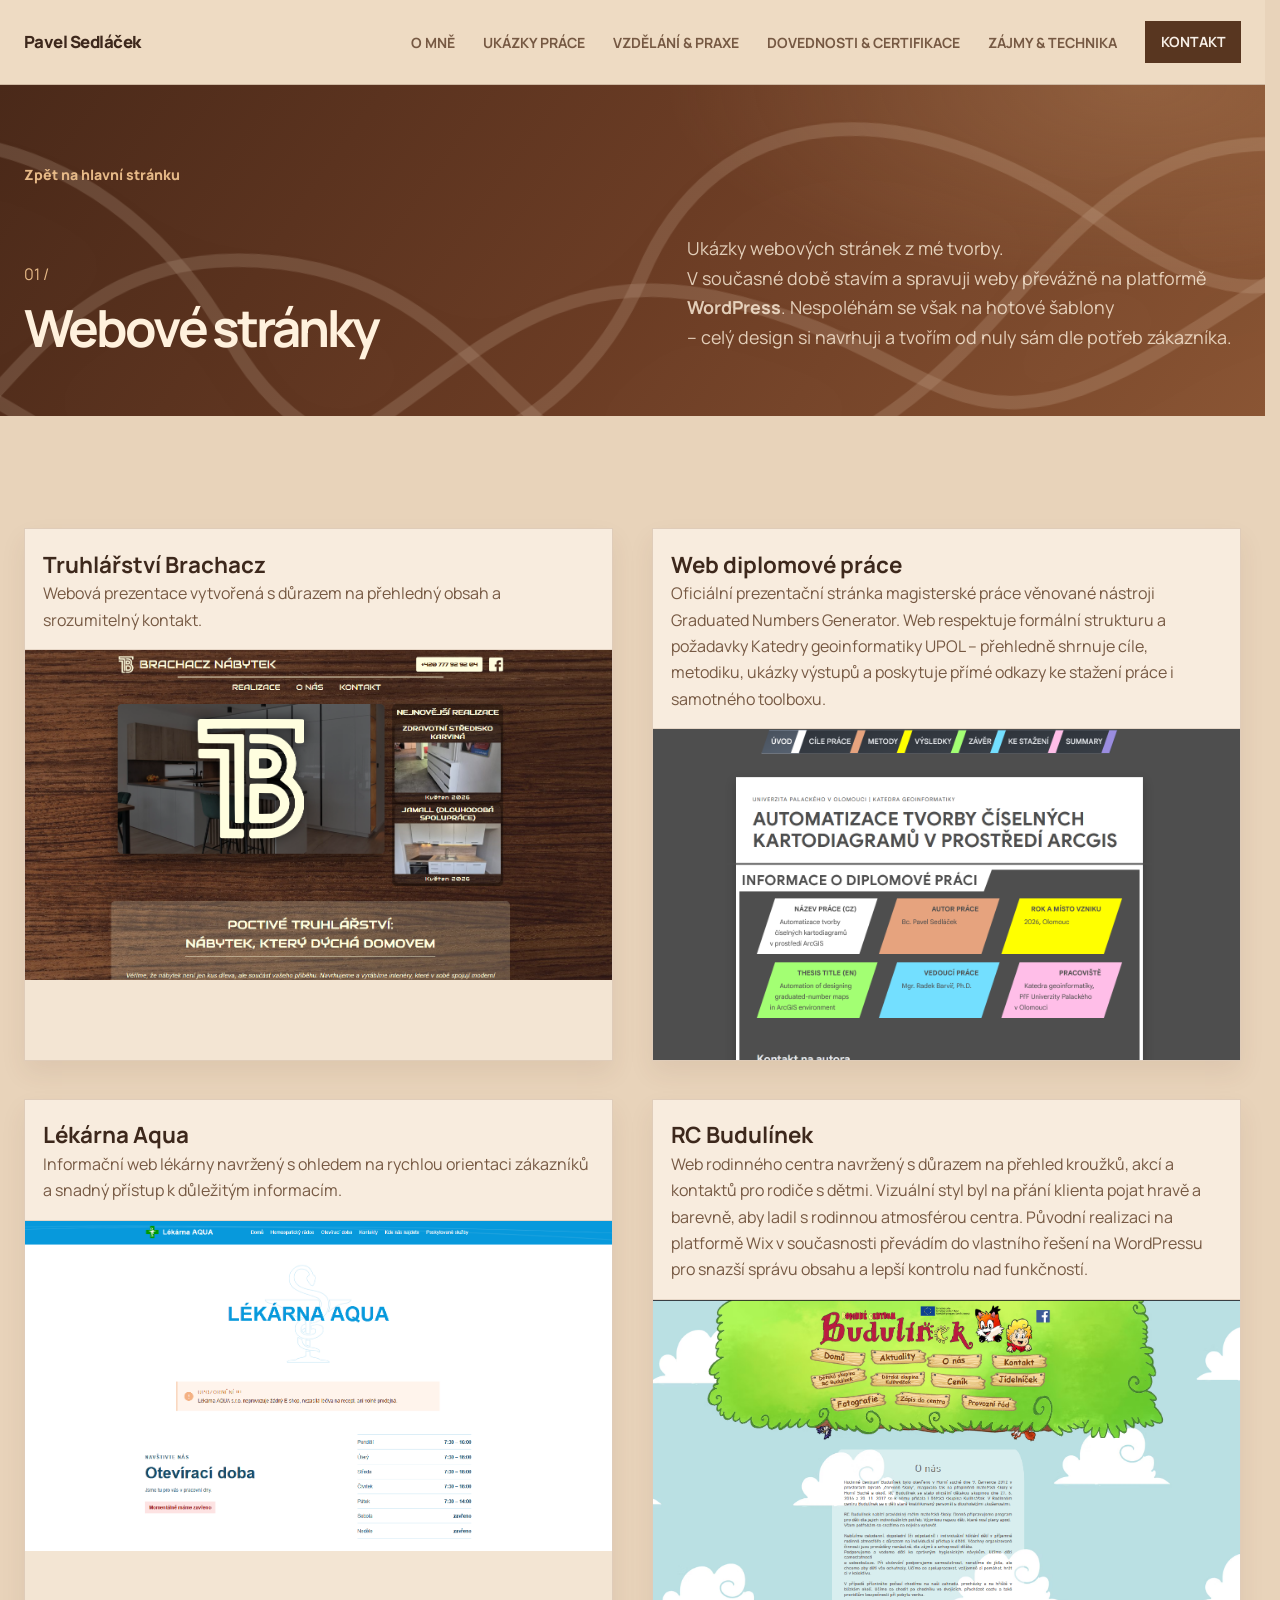
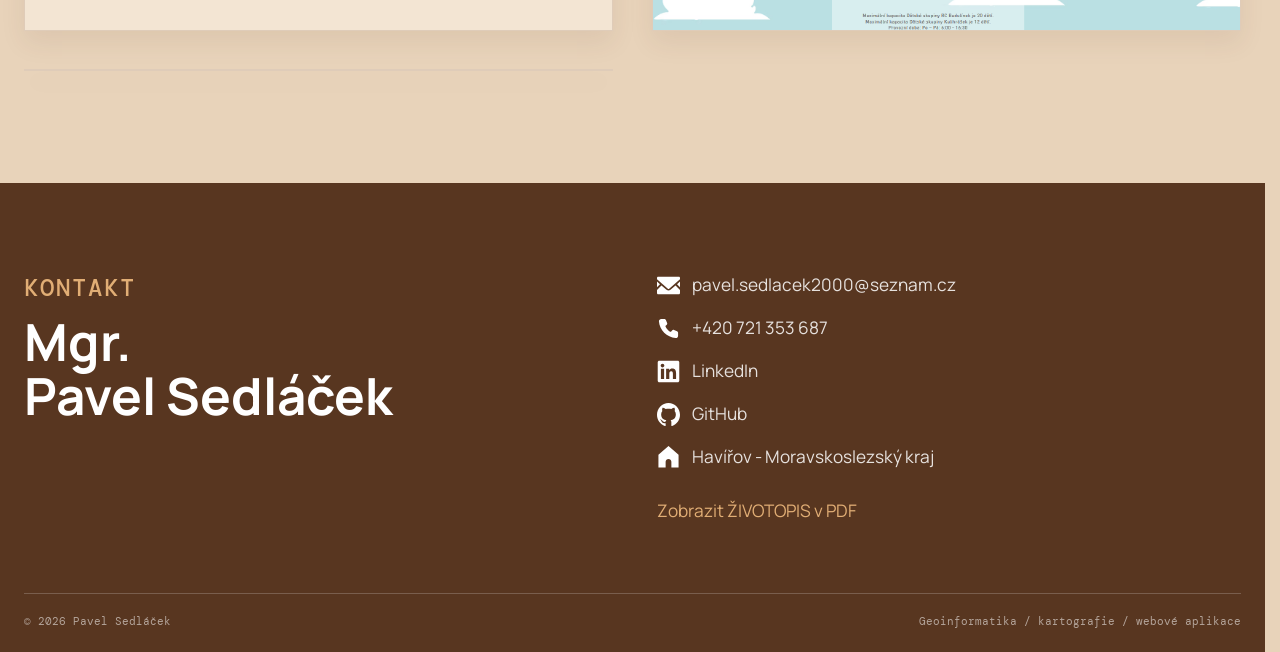
<file: pages/weby.html>
<!DOCTYPE html>
<html lang="cs">
  <head>
    <meta charset="UTF-8" />
    <meta name="viewport" content="width=device-width, initial-scale=1.0" />
    <meta name="description" content="Výběr webových projektů Pavla Sedláčka." />
    <title>Webové stránky | Pavel Sedláček</title>
    <link rel="preconnect" href="https://fonts.googleapis.com" />
    <link rel="preconnect" href="https://fonts.gstatic.com" crossorigin />
    <link href="https://fonts.googleapis.com/css2?family=DM+Mono:wght@400;500&family=Manrope:wght@400;500;600;700;800&display=swap" rel="stylesheet" />
    <link rel="stylesheet" href="../styles.css" />
  </head>
  <body>
    <header class="site-header">
      <div class="container nav-wrap">
        <a href="../index.html#top" class="brand" aria-label="Pavel Sedláček - domů">Pavel Sedláček</a>
        <button class="nav-toggle" type="button" aria-label="Otevřít navigaci" aria-expanded="false">
          <span></span><span></span><span></span>
        </button>
        <nav class="main-nav" aria-label="Hlavní navigace">
          <ul>
            <li><a href="../index.html#top">O MNĚ</a></li>
            <li><a href="../index.html#projects">UKÁZKY PRÁCE</a></li>
            <li><a href="../index.html#experience">VZDĚLÁNÍ &amp; PRAXE</a></li>
            <li><a href="../index.html#skills">DOVEDNOSTI &amp; CERTIFIKACE</a></li>
            <li><a href="../index.html#interests">ZÁJMY &amp; TECHNIKA</a></li>
          </ul>
          <a class="nav-contact" href="#contact">KONTAKT</a>
        </nav>
      </div>
    </header>

    <main id="top" class="detail-main">
      <section class="detail-banner detail-banner--weby">
        <svg class="hero-contour" viewBox="0 0 1000 400" aria-hidden="true" preserveAspectRatio="xMidYMid slice"><path class="svg-elem-1" d="M-40 345C115 335 130 165 285 185s135 175 290 145 180-195 330-170 130 145 190 125" fill="none" stroke-width="8" /><path class="svg-elem-2" d="M-55 125C85 65 205 105 265 230s195 80 245-20 160-105 275-12 140 25 265-95" fill="none" stroke-width="8" /><path class="svg-elem-3" d="M-40 242C100 172 135 310 252 312s165-125 300-87 130 118 270 45 130-85 225-50" fill="none" stroke-width="8" /></svg>
        <div class="container">
          <a class="back-link" href="../index.html#projects">Zpět na hlavní stránku</a>
      <header class="detail-hero"><div><p class="eyebrow">01 /</p><h1>Webové stránky</h1></div><p class="detail-intro">Ukázky webových stránek z mé tvorby. <BR>V současné době stavím a spravuji weby převážně na platformě <b>WordPress</b>. Nespoléhám se však na hotové šablony <br>– celý design si navrhuji a tvořím od nuly sám dle potřeb zákazníka.</p></header>
        </div>
      </section>
      <div class="container">
      <section class="detail-grid" aria-label="Webové projekty">
        <article class="detail-card">
          <a class="detail-card-media" href="https://brachacz.cz" target="_blank" rel="noreferrer"><img src="../media/ukazky/png/web brachacz.png" alt="Náhled webu Brachacz.cz" /></a>
          <div class="detail-card-content"><a class="detail-card-title" href="https://brachacz.cz" target="_blank" rel="noreferrer"><h2>Truhlářství Brachacz</h2></a><p>Webová prezentace vytvořená s důrazem na přehledný obsah a srozumitelný kontakt.</p></div>
        </article>
        <article class="detail-card">
          <a class="detail-card-media" href="https://www.geoinformatics.upol.cz/dprace/magisterske/sedlacek26/" target="_blank" rel="noreferrer"><img src="../media/ukazky/png/DP_web.png" alt="Náhled webu diplomové práce" /></a>
          <div class="detail-card-content"><a class="detail-card-title" href="https://www.geoinformatics.upol.cz/dprace/magisterske/sedlacek26/" target="_blank" rel="noreferrer"><h2>Web diplomové práce</h2></a><p>Oficiální prezentační stránka magisterské práce věnované nástroji Graduated Numbers Generator. Web respektuje formální strukturu a požadavky Katedry geoinformatiky UPOL – přehledně shrnuje cíle, metodiku, ukázky výstupů a poskytuje přímé odkazy ke stažení práce i samotného toolboxu.</p></div>
        </article>
        <article class="detail-card">
          <a class="detail-card-media" href="https://lekarna-aqua.cz" target="_blank" rel="noreferrer"><img src="../media/ukazky/png/web lekarna new.png" alt="Náhled webu Lékárna Aqua" /></a>
          <div class="detail-card-content"><a class="detail-card-title" href="https://lekarna-aqua.cz" target="_blank" rel="noreferrer"><h2>Lékárna Aqua</h2></a><p>Informační web lékárny navržený s ohledem na rychlou orientaci zákazníků <br>a snadný přístup k důležitým informacím.</p></div>
        </article>
        <article class="detail-card">
          <a class="detail-card-media" href="https://www.rcbudulinek.cz/" target="_blank" rel="noreferrer"><img src="../media/ukazky/png/web rcbudulinek.png" alt="Náhled webu RC Budulínek" /></a>
          <div class="detail-card-content"><a class="detail-card-title" href="https://www.rcbudulinek.cz/" target="_blank" rel="noreferrer"><h2>RC Budulínek</h2></a><p>Web rodinného centra navržený s důrazem na přehled kroužků, akcí a kontaktů pro rodiče s dětmi. Vizuální styl byl na přání klienta pojat hravě a barevně, aby ladil s rodinnou atmosférou centra. Původní realizaci na platformě Wix v současnosti převádím do vlastního řešení na WordPressu pro snazší správu obsahu a lepší kontrolu nad funkčností.</p></div>
        </article>
        <article class="detail-card">
      </section>
      </div>
    </main>

    <footer id="contact" class="site-footer">
      <div class="container footer-grid">
        <div><h3 class="eyebrow">Kontakt</h3><h2>Mgr. <br />Pavel Sedláček</h2></div>
        <address class="contact-list">
          <a href="mailto:pavel.sedlacek2000@seznam.cz"><img src="../media/ikony/email.svg" alt="" />pavel.sedlacek2000@seznam.cz</a>
          <a href="tel:+420721353687"><img src="../media/ikony/telefon.svg" alt="" />+420 721 353 687</a>
          <a href="https://www.linkedin.com/in/pavelsedlacek-1142000cz" target="_blank" rel="noreferrer"><img src="../media/ikony/linkedin.svg" alt="" />LinkedIn</a>
          <a href="https://github.com/TheodalCZ" target="_blank" rel="noreferrer"><img src="../media/ikony/github.svg" alt="" />GitHub</a>
          <span><img src="../media/ikony/domek.svg" alt="" />Havířov - Moravskoslezský kraj</span>
          <a class="cv-link" href="../media/Pavel Sedláček CV.pdf" download>Zobrazit ŽIVOTOPIS v PDF</a>
        </address>
      </div>
      <div class="container footer-bottom">
        <span>© 2026 Pavel Sedláček</span>
        <span>Geoinformatika / kartografie / webové aplikace</span>
      </div>
    </footer>
    <script src="../script.js"></script>
  </body>
</html>
</file>
<file: styles.css>
:root {
  --ink: #3d281c;
  --ink-soft: #765943;
  --paper: #e8d3ba;
  --surface: #f7e9d8;
  --line: #cba982;
  --brown: #805032;
  --brown-deep: #583620;
  --accent: #bd7d47;
  --accent-soft: #f1d8b8;
  --sand: #e5c7a3;
  --container: min(1240px, calc(100% - 3rem));
  --sans: "Manrope", sans-serif;
  --mono: "DM Mono", monospace;
}

* { box-sizing: border-box; }
html { scroll-behavior: smooth; overflow-y: scroll; scrollbar-gutter: stable; }
body { margin: 0; background: var(--paper); color: var(--ink); font-family: var(--sans); line-height: 1.65; }
img { display: block; max-width: 100%; }
a { color: inherit; text-decoration: none; }
:focus-visible { outline: 3px solid var(--accent); outline-offset: 4px; }

.link-underline,
.project-link,
.back-link,
.detail-file,
.contact-list .cv-link,
.detail-card a[href] {
  position: relative;
  display: inline-block;
}

.link-underline::before,
.project-link::before,
.back-link::before,
.detail-file::before,
.contact-list .cv-link::before,
.detail-card a[href]::before {
  position: absolute;
  right: 0;
  bottom: calc(100% - 0.08rem);
  left: 0;
  height: 2px;
  background: currentColor;
  content: "";
  transform: scaleX(0);
  transform-origin: left center;
  transition: transform 0.22s ease;
}

.link-underline:hover::before,
.link-underline:focus-visible::before,
.project-link:hover::before,
.project-link:focus-visible::before,
.back-link:hover::before,
.back-link:focus-visible::before,
.detail-file:hover::before,
.detail-file:focus-visible::before,
.contact-list .cv-link:hover::before,
.contact-list .cv-link:focus-visible::before,
.detail-card a[href]:hover::before,
.detail-card a[href]:focus-visible::before {
  transform: scaleX(1);
}
.container { width: var(--container); margin: 0 auto; }
.section { padding: 7.5rem 0; }

h3.eyebrow {
  margin: 0;
  color: var(--brown);
  font: 500 1.5rem/1.4 var(--mono);
  letter-spacing: 0.08em;
  text-transform: uppercase;
}

.project-number, .skill-index, .timeline-date, .interest-label {
  margin: 0;
  color: var(--brown);
  font: 500 0.76rem/1.4 var(--mono);
  letter-spacing: 0.08em;
  text-transform: uppercase;
}

.section-heading { max-width: 780px; margin-bottom: 3rem; }
.section-heading h2, .about-copy h2, .site-footer h2 {
  margin: 0.55rem 0 0;
  color: var(--ink);
  font-size: clamp(2.3rem, 4vw, 4.6rem);
  letter-spacing: 0;
  line-height: 1.06;
}

.site-header {
  position: sticky; top: 0; z-index: 10;
  background: rgba(239, 219, 196, 0.94);
  border-bottom: 1px solid rgba(88, 54, 32, 0.2);
  backdrop-filter: blur(12px);
}
.nav-wrap { display: flex; align-items: center; justify-content: space-between; height: 5.25rem; gap: 1rem; }
.brand { color: var(--ink); font-size: 1.05rem; font-weight: 800; letter-spacing: -0.03em; white-space: nowrap; }
.main-nav, .main-nav ul { display: flex; align-items: center; gap: 1.75rem; }
.main-nav ul { margin: 0; padding: 0; list-style: none; flex-wrap: nowrap; }
.main-nav a { color: var(--ink-soft); font-size: 0.88rem; font-weight: 700; white-space: nowrap; }
.main-nav a:hover, .main-nav a.is-active { color: var(--brown); }
.main-nav .nav-contact {
  padding: 0.55rem 0.9rem;
  color: #f7efe6;
  background: var(--brown-deep);
  border: 1px solid var(--brown-deep);
  transition: background 0.2s ease, color 0.2s ease, border-color 0.2s ease;
}
.main-nav .nav-contact:hover, .main-nav .nav-contact:focus-visible { background: var(--brown); border-color: var(--brown); color: #fffaf3; }
.nav-toggle { display: none; border: 0; background: transparent; padding: 0.45rem; cursor: pointer; }
.nav-toggle span { display: block; width: 1.55rem; height: 2px; margin: 0.28rem; background: var(--ink); }

.hero {
  position: relative; display: grid; min-height: min(790px, calc(100vh - 5.25rem)); overflow: hidden; align-items: center;
  background: radial-gradient(ellipse 52% 74% at 84% 18%, rgba(224, 174, 124, 0.24), transparent 68%), radial-gradient(ellipse 46% 55% at 20% 100%, rgba(32, 16, 8, 0.35), transparent 72%), linear-gradient(125deg, #4a2919 0%, #6c3d25 52%, #8a5534 100%);
}
.hero::after { display: none; }
.hero-contour {
  position: absolute;
  inset: -10% -12% -18% -12%;
  z-index: 0;
  width: 124%;
  height: 128%;
  opacity: 0.6;
  pointer-events: none;
  transform: rotate(0deg);
  filter: drop-shadow(0 18px 28px rgba(23, 12, 9, 0.18));
}
.hero-contour path {
  stroke: rgba(255, 235, 212, 0.42);
  stroke-opacity: 0.7;
}
svg .svg-elem-1{stroke-dashoffset:168405.640625px;stroke-dasharray:168405.640625px;-webkit-transition:stroke-dashoffset 5s cubic-bezier(0.47,0,0.745,0.715) 0s;transition:stroke-dashoffset 5s cubic-bezier(0.47,0,0.745,0.715) 0s}svg.active .svg-elem-1{stroke-dashoffset:0}svg .svg-elem-2{stroke-dashoffset:22812.1875px;stroke-dasharray:22812.1875px;-webkit-transition:stroke-dashoffset 5s cubic-bezier(0.47,0,0.745,0.715) 0.12s;transition:stroke-dashoffset 5s cubic-bezier(0.47,0,0.745,0.715) 0.12s}svg.active .svg-elem-2{stroke-dashoffset:0}svg .svg-elem-3{stroke-dashoffset:16292.0537109375px;stroke-dasharray:16292.0537109375px;-webkit-transition:stroke-dashoffset 5s cubic-bezier(0.47,0,0.745,0.715) 0.24s;transition:stroke-dashoffset 5s cubic-bezier(0.47,0,0.745,0.715) 0.24s}svg.active .svg-elem-3{stroke-dashoffset:0}svg .svg-elem-4{stroke-dashoffset:9400.4677734375px;stroke-dasharray:9400.4677734375px;-webkit-transition:stroke-dashoffset 5s cubic-bezier(0.47,0,0.745,0.715) 0.36s;transition:stroke-dashoffset 5s cubic-bezier(0.47,0,0.745,0.715) 0.36s}svg.active .svg-elem-4{stroke-dashoffset:0}svg .svg-elem-5{stroke-dashoffset:72146.9453125px;stroke-dasharray:72146.9453125px;-webkit-transition:stroke-dashoffset 5s cubic-bezier(0.47,0,0.745,0.715) 0.48s;transition:stroke-dashoffset 5s cubic-bezier(0.47,0,0.745,0.715) 0.48s}svg.active .svg-elem-5{stroke-dashoffset:0}svg .svg-elem-6{stroke-dashoffset:38365.1640625px;stroke-dasharray:38365.1640625px;-webkit-transition:stroke-dashoffset 5s cubic-bezier(0.47,0,0.745,0.715) 0.6s;transition:stroke-dashoffset 5s cubic-bezier(0.47,0,0.745,0.715) 0.6s}svg.active .svg-elem-6{stroke-dashoffset:0}svg .svg-elem-7{stroke-dashoffset:12972.82421875px;stroke-dasharray:12972.82421875px;-webkit-transition:stroke-dashoffset 5s cubic-bezier(0.47,0,0.745,0.715) 0.72s;transition:stroke-dashoffset 5s cubic-bezier(0.47,0,0.745,0.715) 0.72s}svg.active .svg-elem-7{stroke-dashoffset:0}svg .svg-elem-8{stroke-dashoffset:79859.6015625px;stroke-dasharray:79859.6015625px;-webkit-transition:stroke-dashoffset 5s cubic-bezier(0.47,0,0.745,0.715) 0.84s;transition:stroke-dashoffset 5s cubic-bezier(0.47,0,0.745,0.715) 0.84s}svg.active .svg-elem-8{stroke-dashoffset:0}svg .svg-elem-9{stroke-dashoffset:53203.27734375px;stroke-dasharray:53203.27734375px;-webkit-transition:stroke-dashoffset 5s cubic-bezier(0.47,0,0.745,0.715) 0.96s;transition:stroke-dashoffset 5s cubic-bezier(0.47,0,0.745,0.715) 0.96s}svg.active .svg-elem-9{stroke-dashoffset:0}svg .svg-elem-10{stroke-dashoffset:19530.46875px;stroke-dasharray:19530.46875px;-webkit-transition:stroke-dashoffset 5s cubic-bezier(0.47,0,0.745,0.715) 1.08s;transition:stroke-dashoffset 5s cubic-bezier(0.47,0,0.745,0.715) 1.08s}svg.active .svg-elem-10{stroke-dashoffset:0}svg .svg-elem-11{stroke-dashoffset:44835.5859375px;stroke-dasharray:44835.5859375px;-webkit-transition:stroke-dashoffset 5s cubic-bezier(0.47,0,0.745,0.715) 1.2s;transition:stroke-dashoffset 5s cubic-bezier(0.47,0,0.745,0.715) 1.2s}svg.active .svg-elem-11{stroke-dashoffset:0}svg .svg-elem-12{stroke-dashoffset:42770.69140625px;stroke-dasharray:42770.69140625px;-webkit-transition:stroke-dashoffset 5s cubic-bezier(0.47,0,0.745,0.715) 1.3199999999999998s;transition:stroke-dashoffset 5s cubic-bezier(0.47,0,0.745,0.715) 1.3199999999999998s}svg.active .svg-elem-12{stroke-dashoffset:0}svg .svg-elem-13{stroke-dashoffset:32469.0859375px;stroke-dasharray:32469.0859375px;-webkit-transition:stroke-dashoffset 5s cubic-bezier(0.47,0,0.745,0.715) 1.44s;transition:stroke-dashoffset 5s cubic-bezier(0.47,0,0.745,0.715) 1.44s}svg.active .svg-elem-13{stroke-dashoffset:0}svg .svg-elem-14{stroke-dashoffset:7150.681640625px;stroke-dasharray:7150.681640625px;-webkit-transition:stroke-dashoffset 5s cubic-bezier(0.47,0,0.745,0.715) 1.56s;transition:stroke-dashoffset 5s cubic-bezier(0.47,0,0.745,0.715) 1.56s}svg.active .svg-elem-14{stroke-dashoffset:0}svg .svg-elem-15{stroke-dashoffset:64215.33984375px;stroke-dasharray:64215.33984375px;-webkit-transition:stroke-dashoffset 5s cubic-bezier(0.47,0,0.745,0.715) 1.68s;transition:stroke-dashoffset 5s cubic-bezier(0.47,0,0.745,0.715) 1.68s}svg.active .svg-elem-15{stroke-dashoffset:0}svg .svg-elem-16{stroke-dashoffset:50824.34375px;stroke-dasharray:50824.34375px;-webkit-transition:stroke-dashoffset 5s cubic-bezier(0.47,0,0.745,0.715) 1.7999999999999998s;transition:stroke-dashoffset 5s cubic-bezier(0.47,0,0.745,0.715) 1.7999999999999998s}svg.active .svg-elem-16{stroke-dashoffset:0}svg .svg-elem-17{stroke-dashoffset:16291.927734375px;stroke-dasharray:16291.927734375px;-webkit-transition:stroke-dashoffset 5s cubic-bezier(0.47,0,0.745,0.715) 1.92s;transition:stroke-dashoffset 5s cubic-bezier(0.47,0,0.745,0.715) 1.92s}svg.active .svg-elem-17{stroke-dashoffset:0}svg .svg-elem-18{stroke-dashoffset:47694.5703125px;stroke-dasharray:47694.5703125px;-webkit-transition:stroke-dashoffset 5s cubic-bezier(0.47,0,0.745,0.715) 2.04s;transition:stroke-dashoffset 5s cubic-bezier(0.47,0,0.745,0.715) 2.04s}svg.active .svg-elem-18{stroke-dashoffset:0}svg .svg-elem-19{stroke-dashoffset:46955.3515625px;stroke-dasharray:46955.3515625px;-webkit-transition:stroke-dashoffset 5s cubic-bezier(0.47,0,0.745,0.715) 2.16s;transition:stroke-dashoffset 5s cubic-bezier(0.47,0,0.745,0.715) 2.16s}svg.active .svg-elem-19{stroke-dashoffset:0}svg .svg-elem-20{stroke-dashoffset:12602.6962890625px;stroke-dasharray:12602.6962890625px;-webkit-transition:stroke-dashoffset 5s cubic-bezier(0.47,0,0.745,0.715) 2.28s;transition:stroke-dashoffset 5s cubic-bezier(0.47,0,0.745,0.715) 2.28s}svg.active .svg-elem-20{stroke-dashoffset:0}svg .svg-elem-21{stroke-dashoffset:51095.94140625px;stroke-dasharray:51095.94140625px;-webkit-transition:stroke-dashoffset 5s cubic-bezier(0.47,0,0.745,0.715) 2.4s;transition:stroke-dashoffset 5s cubic-bezier(0.47,0,0.745,0.715) 2.4s}svg.active .svg-elem-21{stroke-dashoffset:0}svg .svg-elem-22{stroke-dashoffset:26756.8828125px;stroke-dasharray:26756.8828125px;-webkit-transition:stroke-dashoffset 5s cubic-bezier(0.47,0,0.745,0.715) 2.52s;transition:stroke-dashoffset 5s cubic-bezier(0.47,0,0.745,0.715) 2.52s}svg.active .svg-elem-22{stroke-dashoffset:0}svg .svg-elem-23{stroke-dashoffset:5482.54443359375px;stroke-dasharray:5482.54443359375px;-webkit-transition:stroke-dashoffset 5s cubic-bezier(0.47,0,0.745,0.715) 2.6399999999999997s;transition:stroke-dashoffset 5s cubic-bezier(0.47,0,0.745,0.715) 2.6399999999999997s}svg.active .svg-elem-23{stroke-dashoffset:0}
.hero-grid { position: relative; z-index: 1; display: grid; grid-template-columns: minmax(0, 1fr) 400px; align-items: center; gap: 5rem; padding: 2.5rem 0; }
.hero-copy { max-width: 880px; }
.hero-copy .eyebrow { color: #e6b987; }
.hero-copy h1 { margin: 0.75rem 0 1.4rem; color: #fff1dd; font-size: clamp(4.7rem, 10vw, 10.5rem); letter-spacing: -0.08em; line-height: 0.8; }
.hero-last-name { display: inline-block; margin-left: 0.16em; }
.hero-lead { max-width: 64ch; margin: 0; color: rgba(255, 241, 221, 0.78); font-size: 1.22rem; }
.hero-actions { display: flex; flex-wrap: wrap; gap: 0.9rem; margin-top: 2.25rem; }
.button { display: inline-flex; align-items: center; justify-content: center; padding: 1rem 1.4rem; font-size: 0.94rem; font-weight: 800; transition: transform 0.2s ease; }
.button-primary { color: #412313; background: #e1b17b; }
.button-secondary { color: #fff1dd; border: 1px solid rgba(255, 241, 221, 0.72); background: rgba(255, 241, 221, 0.08); }
.button:hover { transform: translateY(-2px); }
.hero-profile { overflow: hidden; background: rgba(255, 242, 223, 0.18); border: 1px solid rgba(255, 239, 216, 0.45); }
.hero-profile > img { width: 100%; aspect-ratio: 1 / 1; object-fit: cover; object-position: 60% center; }
.hero-profile > div { padding: 1.3rem; }
.hero-profile .eyebrow { color: #f4c99e; }
.hero-profile p:not(.eyebrow) { margin: 0.45rem 0 0; color: #fff0df; font-size: 0.91rem; line-height: 1.55; }
.about-content { margin-top: 0.85rem; }
.hero-profile .about-content p { margin: 0; }
.about-facts { display: flex; flex-wrap: wrap; gap: 0.5rem; margin-top: 1.75rem; }
.about-facts span { padding: 0.46rem 0.7rem; color: var(--brown-deep); background: var(--accent-soft); font: 500 0.73rem var(--mono); }
.hero-profile .about-facts { margin-top: 1rem; }
.hero-profile .about-facts span { color: #fff0df; background: rgba(255, 240, 216, 0.15); border: 1px solid rgba(255, 240, 216, 0.25); }
.about-download {
  position: relative;
  display: inline-block;
  width: max-content;
  margin-top: 1rem;
  padding-bottom: 0.18rem;
  color: #e1ae75;
  font: 500 0.72rem/1.4 var(--mono);
  letter-spacing: 0.12em;
  text-transform: uppercase;
}
.about-download::before {
  position: absolute;
  right: 0;
  bottom: 0.06rem;
  left: 0;
  height: 2px;
  background: currentColor;
  content: "";
  transform: scaleX(0);
  transform-origin: left center;
  transition: transform 0.22s ease;
}
.about-download:hover::before,
.about-download:focus-visible::before {
  transform: scaleX(1);
}

.projects { background: #dcb995; }
.project-grid { display: grid; grid-template-columns: repeat(4, minmax(0, 1fr)); gap: 1.25rem; }
.project-card { overflow: hidden; background: var(--surface); }
.project-image { display: grid; height: 330px; overflow: hidden; place-items: center; background: var(--brown-deep); }
.project-image img { width: 100%; height: 100%; object-fit: cover; transition: transform 0.35s ease; }
.project-image:hover img { transform: scale(1.04); }
.project-image-wide img { object-position: left top; }
.project-body { display: flex; flex-direction: column; min-height: 300px; padding: 1.35rem; border: 1px solid var(--line); border-top: 0; }
.project-card h3 { margin: 0.65rem 0 0.85rem; font-size: 1.4rem; line-height: 1.16; }
.project-title { display: block; width: fit-content; }
.project-title:hover h3, .project-title:focus-visible h3 { color: var(--brown); }
.project-body > p:not(.project-number) { margin: 0; color: var(--ink-soft); font-size: 0.91rem; }
.tag-list { display: flex; flex-wrap: wrap; gap: 0.45rem; margin-top: 1.2rem; }
.tag-list span { padding: 0.38rem 0.55rem; color: var(--brown-deep); background: var(--sand); font: 500 0.7rem var(--mono); }


.skills { background: #f1dfca; }
.skills .section-heading { margin-bottom: 2rem; }
.skill-grid { display: grid; grid-template-columns: repeat(2, minmax(0, 1fr)); gap: 1.15rem; }
.skill-block { position: relative; min-height: 175px; padding: 1.55rem; overflow: hidden; background: rgba(255, 250, 242, 0.58); border: 1px solid rgba(128, 80, 50, 0.2); box-shadow: 0 10px 25px rgba(88, 54, 32, 0.08); }
.skill-block::before { position: absolute; top: 0; left: 0; width: 4.5rem; height: 4px; content: ""; background: var(--brown); transition: width 0.35s ease; }
.skill-block:hover::before, .skill-block:focus-within::before { width: 100%; }
.skill-block:hover, .skill-block:focus-within { transform: translateY(-3px); box-shadow: 0 16px 32px rgba(88, 54, 32, 0.14); }
.skill-block { transition: transform 0.25s ease, box-shadow 0.25s ease; }
.skill-block:nth-child(1) { background: #f7e9d8; }
.skill-block:nth-child(1)::before { background: #8a5b3c; }
.skill-block:nth-child(2) { background: #efd0aa; }
.skill-block:nth-child(2)::before { background: #a26437; }
.skill-block:nth-child(3) { background: #dfb892; }
.skill-block:nth-child(3)::before { background: #75472e; }
.certificate-block { color: #fff8ef; background: var(--brown-deep); border-color: var(--brown-deep); }
.certificate-block::before { background: #e1ae75; }
.skill-heading { display: flex; align-items: center; justify-content: space-between; gap: 0.75rem; margin: 0.65rem 0 0.75rem; }
.skill-block h3 { margin: 0; font-size: 1.28rem; letter-spacing: 0.02em; }
.skill-icons { display: flex; flex: 0 0 auto; gap: 0.35rem; }
.skill-icons img { width: 2rem; height: 2rem; object-fit: contain; }
.skill-block:nth-child(1) .skill-icons img { filter: brightness(0) saturate(100%) invert(19%) sepia(15%) saturate(1988%) hue-rotate(344deg) brightness(92%) contrast(91%); }
.skill-block:nth-child(2) .skill-icons img { filter: brightness(0) saturate(100%) invert(36%) sepia(16%) saturate(2075%) hue-rotate(342deg) brightness(93%) contrast(89%); }
.skill-block:nth-child(3) .skill-icons img { filter: brightness(0) saturate(100%) invert(63%) sepia(31%) saturate(826%) hue-rotate(341deg) brightness(91%) contrast(85%); }
.skill-block p:not(.skill-index) { margin: 0; color: var(--ink-soft); font-size: 0.98rem; }
.certificate-block h3, .certificate-block p:not(.skill-index) { color: #fff1dd; }
.certificate-block .skill-icons img { filter: brightness(0) saturate(100%) invert(85%) sepia(24%) saturate(531%) hue-rotate(333deg) brightness(102%) contrast(94%); }
.skill-tags { display: flex; flex-wrap: wrap; gap: 0.45rem; }
.skill-tags span { padding: 0.32rem 0.52rem; color: var(--ink); background: rgba(255, 253, 248, 0.58); border: 1px solid rgba(88, 54, 32, 0.16); font-size: 0.78rem; font-weight: 700; line-height: 1.25; }
.certificate-block .skill-tags span { color: #fff1dd; background: rgba(255, 241, 221, 0.1); border-color: rgba(255, 241, 221, 0.24); }

.experience { background: #fff; color: var(--ink); }
.experience .eyebrow, .experience .timeline-date { color: var(--brown); }
.experience .section-heading h2 { color: var(--ink); }
.timeline-grid { display: grid; grid-template-columns: 1fr 1fr; gap: clamp(2rem, 6vw, 6rem); }
.timeline-column > h3 { margin: 0 0 1.25rem; font-size: 1.2rem; }
.timeline-item { position: relative; margin-left: 0.45rem; padding: 0 0 2.2rem 1.7rem; border-left: 1px solid var(--line); }
.timeline-item::before { position: absolute; top: 0.2rem; left: -0.38rem; width: 0.7rem; height: 0.7rem; background: var(--accent); content: ""; }
.timeline-item h4 { margin: 0.35rem 0 0; font-size: 1.18rem; }
.timeline-item p:not(.timeline-date), .timeline-item small { color: var(--ink-soft); }
.timeline-item p:not(.timeline-date) { margin: 0.25rem 0 0; }
.timeline-item small { display: block; margin-top: 0.55rem; }
.timeline-item a { color: inherit; text-decoration: underline; text-decoration-color: rgba(128, 80, 50, 0.45); text-underline-offset: 0.18em; }
.timeline-item a:hover, .timeline-item a:focus-visible { color: var(--brown); text-decoration-color: currentColor; }
.school-item { display: grid; grid-template-columns: 76px 1fr; gap: 0.85rem; }
.school-item > a, .school-item > img { display: grid; width: 68px; height: 68px; align-self: start; place-items: center; background: #fff; }
.school-item img { width: 68px; height: 68px; padding: 3px; object-fit: contain; background: #fff; }
.school-item > a img { width: 100%; height: 100%; }

.interests { background: #e2c3a2; }
.interest-grid { display: grid; grid-template-columns: repeat(3, 1fr); gap: 1.5rem; }
.interest-card { display: flex; flex-direction: column; overflow: hidden; background: var(--surface); border: 1px solid var(--line); }
.interest-card:first-child { background: var(--sand); }
.interest-card:nth-child(2) { background: var(--accent-soft); }
.interest-card-content { flex: 1; min-height: 335px; padding: 1.7rem; }
.interest-card .interest-icon { width: 40px; height: 40px; margin-bottom: 1.6rem; object-fit: contain; filter: brightness(0) saturate(100%) invert(21%) sepia(20%) saturate(1356%) hue-rotate(342deg) brightness(89%) contrast(88%); }
.interest-card h3 { margin: 0.65rem 0 0.7rem; font-size: 1.48rem; line-height: 1.16; }
.interest-card-content > p:last-child { margin: 0; color: var(--ink-soft); font-size: 0.96rem; }
.interest-image { width: 100%; aspect-ratio: 16 / 9; object-fit: cover; object-position: center; border-top: 1px solid var(--line); }

.site-footer { padding: 5.5rem 0 1.5rem; color: #fff; background: var(--brown-deep); }
.site-footer .eyebrow, .contact-list .cv-link { color: #e1ae75; }
.site-footer h2 { max-width: 13ch; color: #fff; }
.footer-grid { display: grid; grid-template-columns: 1fr 1fr; gap: 3rem; }
.contact-list { display: grid; align-content: start; gap: 0.9rem; font-style: normal; }
.contact-list a, .contact-list span { display: flex; align-items: center; gap: 0.8rem; color: rgba(255, 255, 255, 0.85); font-size: 1.08rem; }
.contact-list a:hover { color: #e1ae75; }
.contact-list img { width: 23px; height: 23px; filter: brightness(0) invert(1); }
.contact-list .cv-link { width: max-content; margin-top: 0.7rem; padding-bottom: 0.2rem; color: #e1ae75; }
.footer-bottom { display: flex; justify-content: space-between; gap: 1rem; margin-top: 4rem; padding-top: 1.25rem; color: rgba(255, 255, 255, 0.55); border-top: 1px solid rgba(255, 255, 255, 0.2); font: 0.7rem var(--mono); }

.detail-main { padding: 0 0 7rem; background: var(--paper); }
.detail-banner { position: relative; overflow: hidden; padding: 4.75rem 0 4rem; background: radial-gradient(ellipse 55% 90% at 90% 0%, rgba(224, 174, 124, 0.22), transparent 68%), linear-gradient(125deg, #4a2919 0%, #6c3d25 52%, #8a5534 100%); }
.detail-banner .hero-contour { inset: -28% -12%; width: 124%; height: 156%; opacity: 0.5; }
.detail-banner--weby .hero-contour { transform: rotate(-4deg) scale(1.08); transform-origin: 58% 48%; }
.detail-banner--mapy .hero-contour { inset: -34% -23% -22% 1%; width: 132%; height: 162%; transform: rotate(7deg); transform-origin: 42% 55%; }
.detail-banner--design .hero-contour { inset: -18% 1% -38% -25%; width: 132%; height: 150%; transform: rotate(-9deg) scale(1.04); transform-origin: 70% 45%; }
.detail-banner--thesis .hero-contour { inset: -39% -4% -15% -27%; width: 138%; height: 166%; transform: rotate(4deg) scale(1.12); transform-origin: 36% 62%; }
.detail-banner .container { position: relative; z-index: 1; }
.back-link { display: inline-block; margin-bottom: 3rem; color: #e6b987; font-size: 0.88rem; font-weight: 800; }
.detail-hero { display: grid; grid-template-columns: 1fr 0.9fr; align-items: end; gap: 3rem; }
.detail-hero .eyebrow { color: #e6b987; }
.detail-hero h1 { max-width: 12ch; margin: 0.65rem 0 0; color: #fff1dd; font-size: clamp(2.5rem, 4vw, 4.5rem); letter-spacing: -0.06em; line-height: 0.96; }
.detail-intro { max-width: 55ch; margin: 0; color: rgba(255, 241, 221, 0.8); font-size: 1.12rem; }
.detail-main > .container { padding-top: 4rem; }
.detail-subhead { max-width: 68ch; margin-top: 4rem; }
.detail-subhead--with-preview { display: grid; grid-template-columns: minmax(0, 0.9fr) minmax(20rem, 1.1fr); align-items: start; max-width: none; gap: 3rem; }
.detail-subhead--with-preview > img { width: 100%; max-height: 22rem; object-fit: contain; object-position: center; }
.detail-subhead h2 { margin: 0.5rem 0 0.75rem; font-size: clamp(1.6rem, 3vw, 2.3rem); line-height: 1.15; }
.detail-subhead p { margin: 0; color: var(--ink-soft); }
.detail-subhead-links { display: flex; flex-wrap: wrap; gap: 0.75rem; margin-top: 1.25rem; }
.detail-grid { display: grid; grid-template-columns: repeat(2, minmax(0, 1fr)); gap: 2.4rem; margin-top: 3rem; }
.detail-card--wide { grid-column: 1 / -1; }
.detail-card {
  display: flex;
  flex-direction: column;
  overflow: hidden;
  background: rgba(255, 248, 240, 0.46);
  border: 1px solid rgba(120, 78, 49, 0.16);
  box-shadow: 0 12px 24px rgba(88, 54, 32, 0.08);
}
.detail-card img { width: 100%; aspect-ratio: 16 / 9; object-fit: cover; }
.detail-card-content {
  order: 1;
  padding: 1.4rem 1.15rem 1rem;
  background: rgba(255, 248, 240, 0.38);
  border-bottom: 1px solid rgba(120, 78, 49, 0.14);
}
.detail-card h2 { margin: 0 0 0.55rem; font-size: 1.4rem; line-height: 1.2; }
.detail-card p, .detail-feature p { color: var(--ink-soft); }
.detail-card p { margin: 0; }
.detail-card-title { display: inline-block; color: var(--ink); text-decoration: none; }
.detail-card-title:hover h2, .detail-card-title:focus-visible h2 { color: var(--brown); }
.detail-card-title h2 { margin: 0; transition: color 0.2s ease; }
.detail-card-media {
  order: 2;
  display: block;
  position: relative;
  overflow: hidden;
  background: transparent;
  text-decoration: none;
}
.detail-card-media img {
  display: block; width: 100%; aspect-ratio: 16 / 9; object-fit: cover; object-position: top; transition: transform 0.3s ease, filter 0.3s ease;
}
.detail-card-media:hover img, .detail-card-media:focus-visible img { transform: scale(1.02); filter: saturate(1.04); }
.detail-card-media--full { background: var(--surface); }
.detail-card-media--full img { aspect-ratio: auto; object-fit: contain; object-position: center; }

.carousel { aspect-ratio: 3 / 4; }
.carousel-track { display: flex; width: 100%; height: 100%; transition: transform 0.6s ease; }
.carousel-track img { flex: 0 0 100%; width: 100%; height: 100%; object-fit: contain; }
.detail-card-media.carousel:hover img, .detail-card-media.carousel:focus-visible img { transform: none; filter: none; }
.carousel-dots { position: absolute; left: 50%; bottom: 0.85rem; z-index: 2; display: flex; gap: 0.45rem; transform: translateX(-50%); }
.carousel-dot { width: 0.55rem; height: 0.55rem; padding: 0; background: rgba(61, 40, 28, 0.28); border: 0; border-radius: 50%; cursor: pointer; transition: background 0.2s ease, transform 0.2s ease; }
.carousel-dot.is-active { background: var(--brown); transform: scale(1.3); }
.carousel-arrow {
  position: absolute;
  top: 50%;
  z-index: 2;
  display: grid;
  width: 2.4rem;
  height: 2.4rem;
  place-items: center;
  color: var(--ink);
  background: rgba(247, 233, 216, 0.85);
  border: 1px solid rgba(88, 54, 32, 0.2);
  border-radius: 50%;
  font-size: 1.3rem;
  line-height: 1;
  cursor: pointer;
  opacity: 0;
  transform: translateY(-50%);
  transition: opacity 0.2s ease, background 0.2s ease;
  pointer-events: none;
}
.carousel:hover .carousel-arrow, .carousel:focus-within .carousel-arrow { opacity: 1; pointer-events: auto; }
.carousel-arrow:hover, .carousel-arrow:focus-visible { background: var(--accent-soft); }
.carousel-arrow--prev { left: 0.6rem; }
.carousel-arrow--next { right: 0.6rem; }
.detail-feature { display: grid; grid-template-columns: 1.1fr 0.9fr; align-items: start; gap: 2rem; margin-top: 3rem; padding: 2rem; background: #e2c3a2; }
.detail-feature img {
  width: 100%;
  max-height: 680px;
  object-fit: contain;
  background: var(--surface);
  transition: transform 0.3s ease, filter 0.3s ease;
}
.detail-feature a:hover img, .detail-feature a:focus-visible img { transform: scale(1.02); filter: saturate(1.04); }
.detail-feature h2 { margin-top: 0; font-size: 1.75rem; line-height: 1.18; }
.detail-file { display: inline-block; margin-top: 1rem; margin-bottom: 0.5rem; padding: 0.7rem 0.9rem; color: #fff; background: var(--brown); font-size: 0.85rem; font-weight: 800; }

@media (max-width: 1050px) {
  .project-grid { grid-template-columns: repeat(2, minmax(0, 1fr)); }
  .project-body { min-height: 0; }
}

@media (max-width: 850px) {
  .hero-grid, .timeline-grid, .footer-grid { grid-template-columns: 1fr; }
  .hero-grid { gap: 2rem; }
  .hero-profile { max-width: 490px; }
  .project-grid { grid-template-columns: 1fr; max-width: 680px; }
  .interest-grid { grid-template-columns: 1fr; }
  .interest-card { min-height: 0; }
  .interest-card img { margin-bottom: 1.5rem; }
  .footer-grid { gap: 2rem; }
}

@media (max-width: 700px) {
  :root { --container: min(100% - 2rem, 1240px); }
  .section { padding: 5rem 0; }
  .detail-subhead--with-preview { grid-template-columns: 1fr; gap: 1.5rem; }
  .detail-subhead--with-preview > img { max-width: 22rem; max-height: none; }
  .skill-grid { grid-template-columns: 1fr; }
  .main-nav { position: absolute; top: 5.25rem; right: 1rem; left: 1rem; display: none; flex-direction: column; align-items: stretch; padding: 1rem; background: var(--surface); border: 1px solid var(--line); box-shadow: 0 15px 30px rgba(78, 50, 31, 0.16); }
  .main-nav.is-open { display: flex; }
  .main-nav ul { flex-direction: column; align-items: stretch; gap: 0.6rem; }
  .main-nav .nav-contact {
    color: var(--brown-deep);
    background: #fffaf3;
    border-color: var(--brown-deep);
    text-align: center;
  }
  .main-nav .nav-contact:hover, .main-nav .nav-contact:focus-visible {
    color: #fffaf3;
    background: var(--brown-deep);
  }
  .nav-toggle { display: block; }
  .hero { min-height: auto; }
  .hero-grid { padding: 2.5rem 0; }
  .project-image { height: 230px; }
  .footer-bottom { flex-direction: column; }
  .section-heading h2, .about-copy h2, .site-footer h2 { font-size: 2.4rem; }
  .detail-main { padding: 3rem 0 5rem; }
  .detail-hero, .detail-grid, .detail-feature { grid-template-columns: 1fr; }
  .detail-hero { gap: 1.5rem; }
  .detail-feature { padding: 1.2rem; }
}

@media (prefers-reduced-motion: reduce) {
  .hero::before { animation: none; }
}
</file>
